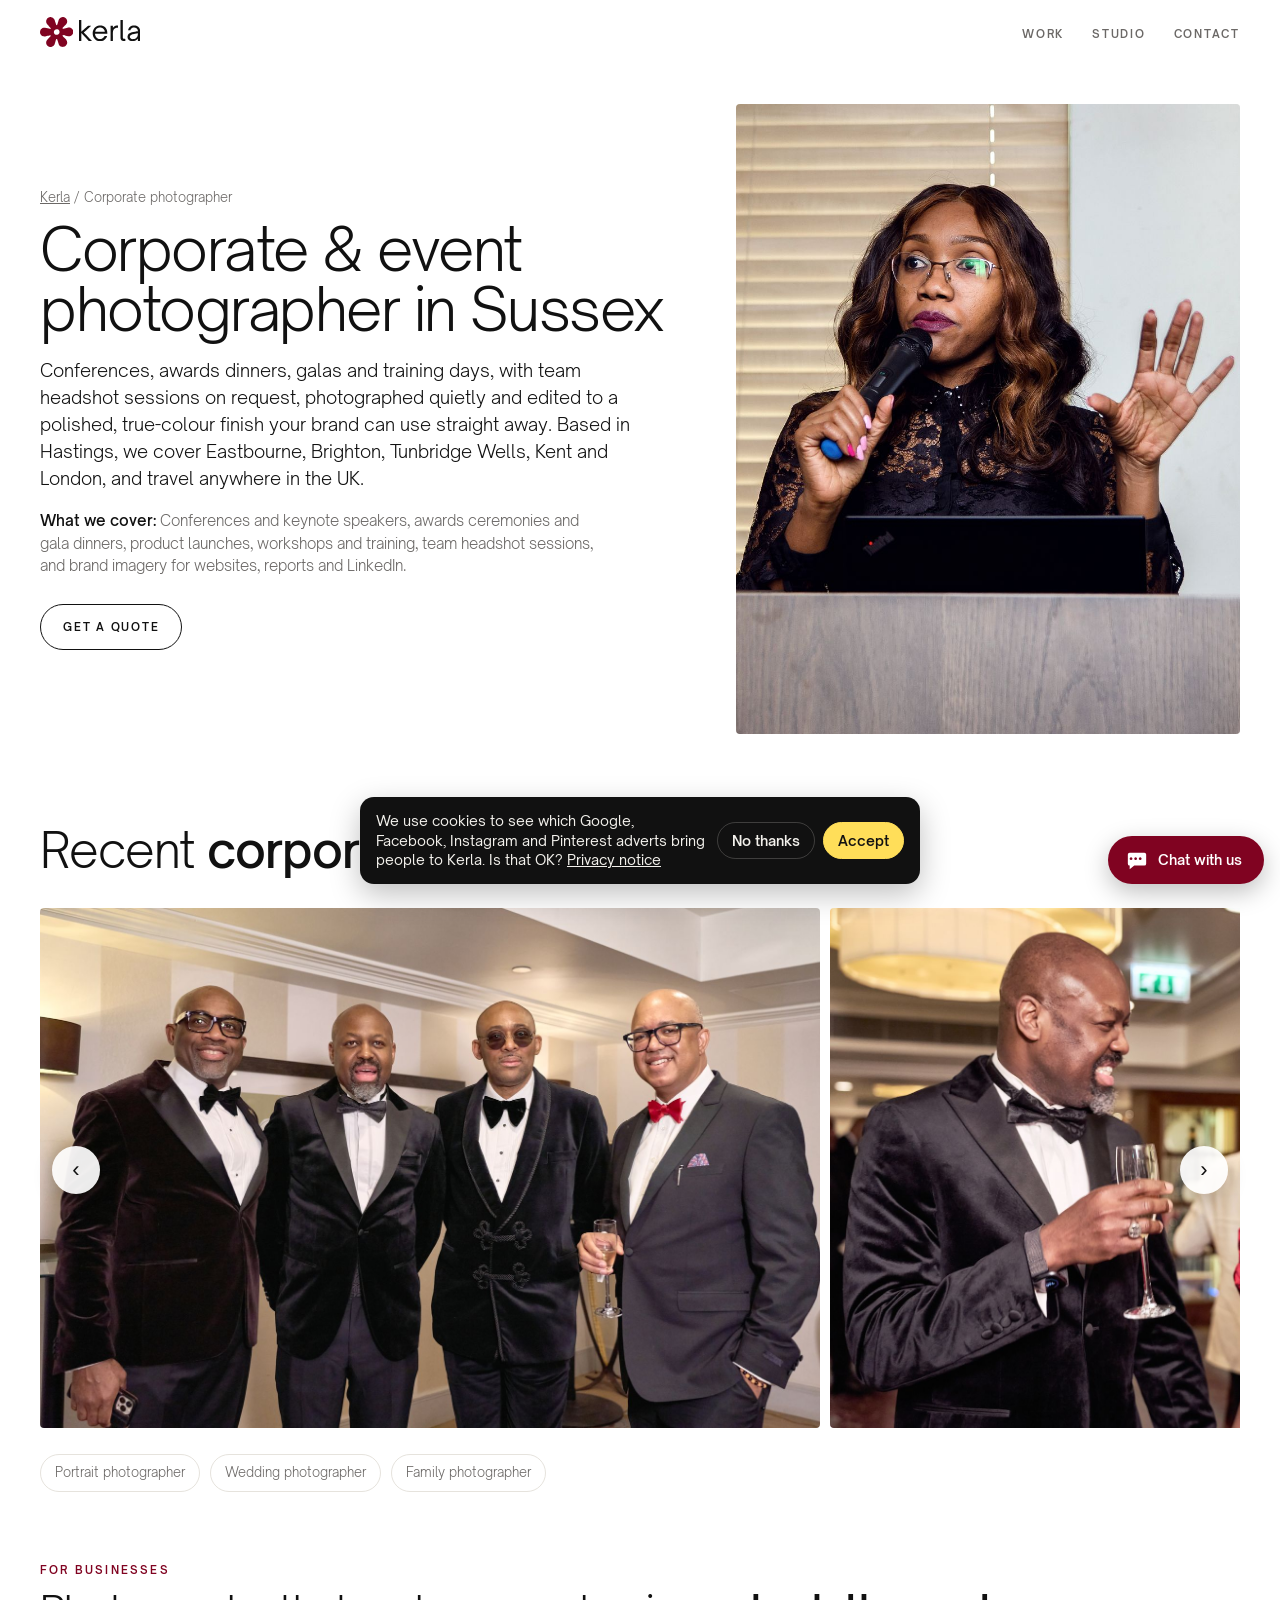
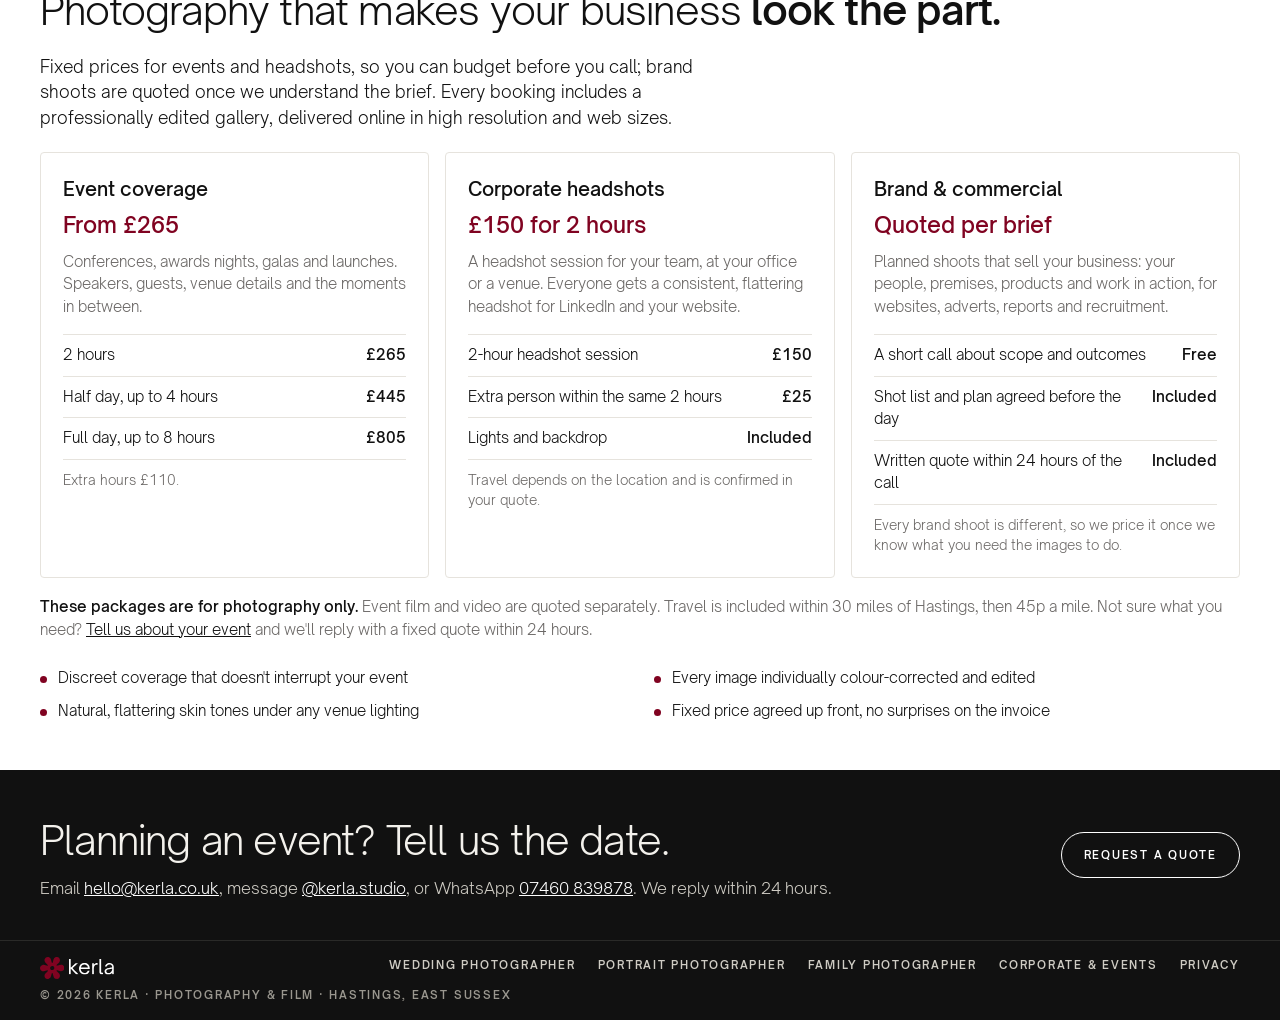
<file: corporate-photographer-hastings/index.html>
<!doctype html>
<html lang="en-GB">
<head>
<meta charset="utf-8">
<script src="../assets/track.js?v=5"></script>
<script src="../assets/chat.js?v=9" defer></script>
<meta name="viewport" content="width=device-width,initial-scale=1,viewport-fit=cover">
<title>Corporate &amp; Event Photographer in Hastings, Sussex | Kerla</title>
<meta name="description" content="Corporate and event photography in Hastings and across Sussex, Kent and London: conferences, awards dinners, galas, staff headshots and brand photography, edited to a polished, true-colour finish.">
<link rel="canonical" href="https://kerla.co.uk/corporate-photographer-hastings/">
<link rel="icon" href="../favicon.svg" type="image/svg+xml">
<meta property="og:type" content="website">
<meta property="og:site_name" content="Kerla">
<meta property="og:locale" content="en_GB">
<meta property="og:title" content="Corporate &amp; Event Photographer in Hastings, Sussex | Kerla">
<meta property="og:description" content="Corporate and event photography in Hastings and across Sussex, Kent and London: conferences, awards dinners, galas, staff headshots and brand photography, edited to a polished, true-colour finish.">
<meta property="og:url" content="https://kerla.co.uk/corporate-photographer-hastings/">
<meta property="og:image" content="https://kerla.co.uk/img/corporate-dsc3331.jpg">
<meta name="twitter:card" content="summary_large_image">
<meta name="theme-color" content="#800321">
<link rel="stylesheet" href="../assets/site.css?v=3">
<style>
.svc{padding-block:40px 32px}
.svc .wrap{display:grid;grid-template-columns:minmax(0,1fr) minmax(0,42%);gap:48px;align-items:center}
.svc h1{font-size:clamp(34px,4.6vw,64px);font-weight:300;letter-spacing:-.025em;line-height:1.02;margin:12px 0 18px}
.svc .lead{font-size:18px;max-width:52ch;margin:0 0 18px}
.svc .cover{font-size:15px;color:var(--mute);max-width:56ch;margin:0 0 26px}
.svc .cover b{color:var(--fg);font-weight:500}
.svc .label{color:var(--burgundy)}
.svc .photo{aspect-ratio:4/5;overflow:hidden;border-radius:4px;background:var(--panel)}
.svc .photo img{width:100%;height:100%;object-fit:cover;object-position:50% 25%}
.svc .btn{color:var(--fg)}
.crumbs{font-size:13px;color:var(--mute);margin:0}.crumbs a{color:inherit}
.other{display:flex;gap:10px;flex-wrap:wrap;margin-top:22px}
.other a{font-size:13px;text-decoration:none;border:1px solid var(--rule);border-radius:999px;padding:8px 14px;color:var(--mute)}
.other a:hover{color:var(--fg);border-color:var(--fg)}
.band{background:#111;color:#f3f1ec}
.band .wrap{display:flex;justify-content:space-between;align-items:center;gap:24px;flex-wrap:wrap;padding-block:40px}
.band h2{font-size:clamp(26px,3.4vw,40px);font-weight:300;letter-spacing:-.02em;margin:0}
.band p{margin:6px 0 0;color:#cfccc4}.band a{color:#fff}
.band .btn{color:#fff}.band .btn:hover{background:var(--yellow);color:#111;border-color:var(--yellow)}
.track .ph{cursor:default}
.svc .photo img{object-position:55% 35%}
.offer{padding-block:8px 48px}
.offer .grid{display:grid;grid-template-columns:repeat(3,minmax(0,1fr));gap:16px;margin-top:22px}
.offer .card{border:1px solid var(--rule);border-radius:4px;padding:22px}
.offer .card h3{font-size:19px;font-weight:500;margin:0 0 4px}
.offer .card .from{color:var(--burgundy);font-size:15px;margin:0 0 10px}
.offer .card p{font-size:15px;color:var(--mute);margin:0}
.offer h2{font-size:clamp(26px,3.4vw,40px);font-weight:300;letter-spacing:-.02em;margin:0}
.offer ul.why{margin:26px 0 0;padding:0;list-style:none;display:grid;grid-template-columns:repeat(2,minmax(0,1fr));gap:10px 28px;font-size:15px}
.offer ul.why li{padding-left:18px;position:relative}.offer ul.why li:before{content:"";position:absolute;left:0;top:.6em;width:7px;height:7px;border-radius:50%;background:var(--burgundy)}
 .offer .intro{font-size:17px;max-width:60ch;margin:14px 0 0}
.offer .card{display:flex;flex-direction:column}
.offer .card .from{font-size:22px;font-weight:500}
.offer ul.tiers{list-style:none;margin:16px 0 0;padding:0;border-top:1px solid var(--rule)}
.offer ul.tiers li{display:flex;justify-content:space-between;gap:12px;padding:9px 0;border-bottom:1px solid var(--rule);font-size:15px}
.offer ul.tiers b{font-weight:500;white-space:nowrap}
.offer .card p.note{margin-top:10px;font-size:13.5px}
.offer .travel{font-size:15px;color:var(--mute);margin:18px 0 0}.offer .travel a{color:var(--fg)}
@media (max-width:820px){.offer .grid,.offer ul.why{grid-template-columns:1fr}}
@media (max-width:820px){.svc .wrap{grid-template-columns:1fr;gap:24px}.svc .photo{aspect-ratio:3/2;order:-1}}
</style>
<script type="application/ld+json">{"@context": "https://schema.org", "@graph": [{"@type": "Service", "name": "Corporate and event photography", "serviceType": "Corporate photography", "url": "https://kerla.co.uk/corporate-photographer-hastings/", "description": "Corporate and event photography in Hastings and across Sussex, Kent and London: conferences, awards dinners, galas, staff headshots and brand photography, edited to a polished, true-colour finish.", "provider": {"@type": ["ProfessionalService", "LocalBusiness"], "@id": "https://kerla.co.uk/#business", "name": "Kerla", "url": "https://kerla.co.uk/", "email": "hello@kerla.co.uk", "address": {"@type": "PostalAddress", "addressLocality": "Hastings", "addressRegion": "East Sussex", "addressCountry": "GB"}}, "areaServed": [{"@type": "City", "name": "Hastings"}, {"@type": "City", "name": "Eastbourne"}, {"@type": "City", "name": "Brighton"}, {"@type": "City", "name": "Tunbridge Wells"}, {"@type": "City", "name": "Bexhill-on-Sea"}, {"@type": "City", "name": "Rye"}, {"@type": "City", "name": "Battle"}, {"@type": "City", "name": "Lewes"}, {"@type": "AdministrativeArea", "name": "East Sussex"}, {"@type": "AdministrativeArea", "name": "Kent"}, {"@type": "City", "name": "London"}, {"@type": "Country", "name": "United Kingdom"}], "image": ["https://kerla.co.uk/img/corporate-dsc3331.jpg", "https://kerla.co.uk/img/corporate-dsc00022.jpg", "https://kerla.co.uk/img/corporate-dsc00036.jpg", "https://kerla.co.uk/img/corporate-dsc00040.jpg", "https://kerla.co.uk/img/corporate-dsc00068.jpg", "https://kerla.co.uk/img/corporate-dsc00159.jpg", "https://kerla.co.uk/img/corporate-dsc3415.jpg", "https://kerla.co.uk/img/corporate-dsc3437.jpg", "https://kerla.co.uk/img/corporate-dsc4227.jpg", "https://kerla.co.uk/img/corporate-dsc4281.jpg"], "offers": [{"@type": "Offer", "name": "Corporate headshot session (2 hours)", "price": "150", "priceCurrency": "GBP"}, {"@type": "Offer", "name": "Event coverage (2 hours)", "price": "265", "priceCurrency": "GBP"}]}, {"@type": "BreadcrumbList", "itemListElement": [{"@type": "ListItem", "position": 1, "name": "Kerla", "item": "https://kerla.co.uk/"}, {"@type": "ListItem", "position": 2, "name": "Corporate photographer", "item": "https://kerla.co.uk/corporate-photographer-hastings/"}]}]}</script>
</head>
<body>
<svg width="0" height="0" style="position:absolute" aria-hidden="true">
  <symbol id="flower" viewBox="470 536 1456 1316"><path fill="currentColor" fill-rule="evenodd" d="M947.6,1844.0C963.2,1842.7 982.3,1839.0 994.5,1834.8C1049.1,1816.1 1091.0,1776.4 1112.0,1723.6C1113.6,1719.5 1127.6,1672.8 1143.0,1619.8C1175.8,1507.2 1175.1,1509.5 1179.1,1504.7C1186.6,1495.6 1201.0,1492.8 1211.6,1498.3C1217.4,1501.2 1220.7,1504.7 1223.3,1510.5C1224.2,1512.7 1238.3,1559.7 1254.4,1615.0C1270.6,1670.3 1285.7,1720.0 1287.9,1725.4C1306.8,1771.6 1344.5,1808.6 1391.8,1827.5C1433.2,1843.9 1481.9,1845.2 1522.9,1830.8C1615.3,1798.4 1668.3,1704.5 1647.4,1610.1C1641.1,1582.0 1627.3,1553.7 1609.2,1532.2C1605.9,1528.2 1570.6,1491.4 1530.8,1450.4C1478.0,1396.0 1457.7,1374.5 1455.7,1370.7C1449.7,1359.5 1453.0,1345.8 1463.5,1337.8C1469.1,1333.6 1476.7,1331.5 1482.7,1332.6C1484.8,1332.9 1530.8,1343.8 1585.0,1356.7C1639.2,1369.5 1688.9,1381.0 1695.5,1382.1C1706.0,1383.9 1710.3,1384.1 1729.5,1383.7C1753.4,1383.1 1762.0,1382.0 1778.5,1376.9C1842.9,1357.2 1892.4,1306.7 1908.9,1243.8C1912.8,1228.9 1913.9,1222.5 1914.9,1207.8C1917.7,1168.8 1907.6,1128.1 1887.2,1095.2C1869.2,1066.2 1841.3,1041.2 1810.8,1026.5C1782.9,1013.1 1747.4,1005.6 1720.4,1007.3C1701.5,1008.6 1686.9,1011.8 1585.9,1037.1C1526.5,1052.0 1480.5,1063.0 1477.9,1063.0C1472.5,1063.0 1465.6,1060.0 1461.2,1055.7C1452.1,1047.0 1450.5,1032.7 1457.4,1022.4C1458.6,1020.7 1473.5,1004.7 1490.5,986.9C1606.0,866.1 1607.3,864.7 1617.7,850.2C1635.0,826.1 1647.4,794.4 1650.9,765.5C1652.3,754.1 1652.3,731.0 1651.0,720.0C1644.6,668.6 1618.5,622.8 1578.6,592.8C1525.2,552.7 1456.4,543.3 1395.0,567.7C1379.1,574.0 1373.4,577.0 1359.0,586.5C1327.5,607.4 1303.6,636.0 1289.1,670.0C1286.8,675.5 1272.5,722.8 1255.2,782.0C1238.7,838.4 1224.5,886.1 1223.8,888.0C1218.8,900.0 1204.6,906.3 1191.5,902.6C1187.2,901.3 1184.6,899.7 1181.1,896.2C1175.4,890.5 1178.8,901.0 1143.6,780.4C1128.5,728.7 1114.8,683.0 1113.2,678.9C1104.9,658.3 1096.8,644.1 1084.0,628.1C1056.6,593.9 1018.7,571.1 974.1,561.9C899.4,546.7 821.9,578.8 778.6,643.0C765.7,662.1 754.7,688.8 749.8,713.0C747.8,723.1 747.5,727.4 747.5,748.0C747.5,768.6 747.8,772.9 749.8,783.0C756.2,814.6 771.1,845.8 790.3,868.0C793.9,872.1 829.3,909.0 869.0,950.0C946.7,1030.1 946.0,1029.3 946.0,1039.6C946.0,1055.2 932.4,1068.4 918.1,1066.7C915.6,1066.4 870.5,1055.9 818.0,1043.5C694.8,1014.3 703.1,1016.0 677.9,1015.3C659.7,1014.8 655.8,1015.0 643.9,1017.0C582.0,1027.2 529.8,1065.9 502.5,1121.7C481.1,1165.3 477.4,1215.8 492.2,1261.9C500.9,1289.0 515.3,1313.0 535.4,1333.8C580.0,1379.9 643.4,1400.0 706.5,1388.0C712.5,1386.8 762.2,1374.7 816.7,1360.9C883.8,1344.1 917.7,1336.0 921.2,1336.0C931.2,1336.0 940.9,1343.2 944.7,1353.3C945.3,1355.1 945.9,1359.3 945.9,1362.6C946.0,1367.5 945.4,1369.8 943.2,1373.9C941.4,1377.4 918.5,1402.0 869.6,1453.1C830.6,1493.9 796.0,1530.3 792.7,1534.0C782.6,1545.5 774.3,1557.9 767.0,1572.5C758.8,1589.1 753.9,1602.8 750.2,1619.9C747.7,1631.7 747.5,1634.1 747.6,1657.0C747.6,1679.7 747.8,1682.4 750.3,1694.1C755.3,1717.8 761.6,1733.8 773.8,1754.4C804.1,1805.3 859.3,1839.3 919.0,1844.0C933.3,1845.1 933.7,1845.1 947.6,1844.0Z M1174.1,1318.9C1126.1,1308.8 1089.4,1271.9 1079.6,1223.7C1073.2,1192.7 1080.1,1159.0 1098.3,1132.0C1109.0,1116.1 1127.8,1099.7 1145.3,1090.9C1191.2,1067.7 1249.1,1076.5 1284.9,1112.1C1306.7,1133.8 1318.1,1157.7 1321.2,1187.8C1322.5,1201.5 1321.3,1215.6 1317.4,1230.0C1305.1,1276.1 1265.7,1311.9 1219.0,1319.5C1205.7,1321.6 1185.9,1321.4 1174.1,1318.9Z"/></symbol>
  <symbol id="lockup-flower" viewBox="426 549 778 701"><path fill="currentColor" fill-rule="evenodd" d="M656.2,1249.4C612.9,1242.4 579.5,1210.0 571.4,1167.3C569.2,1155.2 569.9,1133.8 573.0,1122.5C575.7,1112.6 581.4,1100.2 587.5,1091.1C590.2,1087.0 609.2,1066.4 633.2,1041.3C655.7,1017.8 675.0,997.1 676.1,995.5C681.3,987.2 674.4,974.0 664.8,974.0C663.3,974.0 636.0,980.6 604.3,988.8L546.5,1003.5L528.0,1003.4C510.8,1003.4 508.9,1003.2 500.5,1000.6C470.7,991.6 448.2,972.2 435.4,944.6C423.5,918.6 423.5,886.3 435.5,860.3C449.2,830.6 474.7,810.0 507.9,801.8C514.6,800.1 519.5,799.7 530.0,799.7L543.5,799.7L603.3,813.9C646.9,824.3 664.1,828.0 666.5,827.6C675.7,825.8 681.0,814.3 676.1,806.5C675.1,804.9 656.3,785.0 634.5,762.5C612.6,740.0 592.5,718.6 589.8,715.0C583.4,706.6 575.7,690.8 572.8,680.0C570.8,672.6 570.5,669.2 570.6,654.0C570.6,634.5 571.9,628.0 578.4,613.0C596.3,571.7 643.3,545.6 687.5,552.4C725.4,558.2 755.1,581.7 768.5,616.4C770.4,621.4 778.8,648.9 787.1,677.5C795.4,706.1 802.9,730.8 803.7,732.3C808.1,740.9 822.8,741.1 827.9,732.6C828.9,730.9 836.6,705.9 845.0,677.0C860.9,622.3 863.6,613.8 867.8,605.5C875.3,590.4 891.2,573.4 905.7,564.8C926.2,552.6 948.3,547.6 970.4,549.9C1024.8,555.8 1064.3,601.8 1061.7,656.0C1061.4,662.3 1060.2,671.3 1059.0,676.0C1056.6,686.0 1048.0,704.0 1041.6,712.4C1039.2,715.6 1020.8,735.3 1000.8,756.2C952.4,806.9 954.0,805.1 954.0,810.6C954.0,817.9 957.8,823.3 964.1,825.0C967.5,825.9 974.1,824.5 1025.7,811.6C1057.5,803.6 1087.7,796.6 1092.8,796.0C1126.4,791.9 1163.3,807.6 1183.8,834.9C1215.5,876.9 1211.2,934.7 1173.9,970.5C1159.3,984.5 1144.7,992.6 1125.2,997.6C1116.4,999.9 1114.1,1000.1 1099.5,999.7L1083.5,999.3L1026.1,985.6C983.5,975.4 967.8,972.0 965.2,972.5C960.5,973.4 955.1,978.6 954.0,983.3C952.3,991.1 952.5,991.3 996.3,1036.7C1019.0,1060.1 1039.4,1081.8 1041.7,1084.9C1060.8,1110.0 1066.8,1145.1 1057.4,1175.4C1045.9,1212.1 1016.1,1238.9 977.5,1247.2C974.2,1247.9 965.5,1248.4 958.0,1248.4C946.8,1248.3 942.7,1247.9 934.0,1245.7C901.6,1237.5 875.6,1215.0 863.7,1185.0C862.3,1181.4 853.9,1153.9 845.1,1123.7C836.3,1093.6 828.3,1067.9 827.5,1066.6C822.3,1058.8 807.8,1059.6 803.5,1068.0C802.7,1069.6 794.6,1096.4 785.4,1127.6C768.3,1186.2 765.9,1192.9 757.0,1206.0C742.4,1227.5 717.8,1243.5 691.1,1248.9C681.8,1250.8 666.2,1251.1 656.2,1249.4Z M830.9,964.0C855.8,958.0 874.7,939.2 880.5,914.6C882.4,906.8 882.4,892.2 880.5,884.5C875.4,862.9 858.7,844.6 837.3,837.4C814.9,829.7 788.4,835.3 771.3,851.3C756.8,864.9 749.7,880.9 749.7,900.0C749.6,911.2 751.1,918.0 755.5,927.5C769.0,956.7 799.5,971.5 830.9,964.0Z"/></symbol>
  <symbol id="lockup-text" viewBox="1361 625 1429 494"><path fill="currentColor" fill-rule="evenodd" d="M1829.1,1118.9C1804.2,1116.0 1777.4,1105.9 1755.0,1090.9C1738.7,1080.0 1720.0,1060.3 1708.3,1041.5C1702.9,1033.0 1694.2,1014.0 1690.6,1002.8C1683.6,981.6 1680.9,962.8 1680.8,936.0C1680.7,915.4 1682.1,903.3 1687.1,883.5C1696.8,844.8 1719.5,809.0 1748.5,786.5C1770.8,769.3 1797.8,758.3 1827.5,754.4C1844.8,752.1 1872.1,753.0 1888.5,756.4C1941.1,767.4 1981.3,797.4 2003.8,842.5C2016.2,867.4 2021.5,891.2 2022.7,927.2L2023.3,947.0L1878.7,947.0L1734.0,947.0L1734.6,951.8C1739.5,991.8 1759.9,1029.2 1788.7,1051.0C1820.4,1075.0 1866.7,1078.7 1904.0,1060.0C1924.9,1049.5 1944.7,1029.0 1954.7,1007.3L1958.1,1000.0L1987.1,1000.0L2016.1,1000.0L2015.5,1002.2C2012.2,1013.2 2002.7,1033.1 1995.8,1043.8C1967.0,1087.9 1925.9,1113.4 1874.8,1119.0C1863.6,1120.2 1839.8,1120.1 1829.1,1118.9Z M2584.5,1118.4C2556.4,1114.0 2536.3,1104.5 2519.7,1087.7C2495.7,1063.2 2487.5,1019.1 2500.5,984.4C2509.9,959.3 2533.3,938.6 2567.4,925.0C2581.9,919.3 2605.1,913.9 2670.0,901.4C2706.0,894.5 2735.8,888.5 2736.2,888.1C2737.4,887.0 2735.2,867.2 2733.0,858.4C2723.8,822.5 2692.5,801.0 2649.4,801.0C2620.3,801.0 2595.4,811.7 2578.9,831.3C2572.5,838.9 2565.5,852.0 2563.7,859.8L2562.5,865.0L2535.3,865.0C2512.6,865.0 2508.0,864.8 2508.0,863.6C2508.0,860.1 2513.4,842.2 2516.9,834.1C2531.7,799.7 2558.4,775.1 2595.1,762.1C2643.9,744.7 2707.0,752.6 2743.8,780.7C2767.3,798.6 2781.5,824.0 2788.1,860.0L2790.4,872.5L2790.8,993.2L2791.1,1114.0L2764.1,1114.0L2737.0,1114.0L2736.8,1086.3L2736.5,1058.7L2729.2,1067.8C2713.9,1087.0 2693.1,1102.4 2671.5,1110.5C2662.1,1114.1 2646.5,1117.6 2634.8,1118.9C2621.6,1120.4 2595.5,1120.1 2584.5,1118.4Z M1361.0,869.5L1361.0,625.0L1388.0,625.0L1415.0,625.0L1415.0,762.6C1415.0,848.3 1415.4,900.0 1415.9,899.8C1416.5,899.6 1442.7,876.1 1474.2,847.4C1505.7,818.7 1540.5,787.1 1551.5,777.2L1571.5,759.0L1608.8,759.0C1629.4,759.0 1646.0,759.4 1645.8,759.8C1645.7,760.3 1617.4,785.8 1583.0,816.6C1488.6,901.0 1474.0,914.3 1474.0,915.1C1474.0,915.5 1484.7,927.0 1497.8,940.7C1510.8,954.3 1550.0,995.5 1584.9,1032.0C1619.8,1068.6 1651.7,1102.0 1655.9,1106.2L1663.5,1114.0L1626.0,1113.9L1588.5,1113.9L1546.0,1068.3C1522.6,1043.2 1483.7,1001.5 1459.5,975.6L1415.5,928.6L1415.2,1021.3L1415.0,1114.0L1388.0,1114.0L1361.0,1114.0L1361.0,869.5Z M2099.0,936.5L2099.0,759.0L2126.0,759.0L2153.0,759.0L2153.0,783.0L2153.0,806.9L2165.2,794.7C2186.8,773.0 2207.7,761.4 2235.0,755.9C2240.2,754.9 2250.7,753.7 2258.2,753.3L2272.0,752.7L2272.0,779.8L2272.0,807.0L2259.8,807.0C2245.2,807.0 2229.2,809.0 2219.5,812.1C2190.5,821.1 2169.4,843.6 2159.6,876.0C2153.5,896.3 2153.6,893.7 2153.3,1008.8L2152.9,1114.0L2126.0,1114.0L2099.0,1114.0L2099.0,936.5Z M2399.0,1113.3C2376.9,1111.2 2363.3,1106.1 2352.1,1095.6C2342.5,1086.5 2336.7,1075.0 2332.7,1057.1C2330.6,1047.5 2330.6,1047.3 2330.3,836.2L2330.0,625.0L2357.5,625.0L2385.0,625.0L2385.2,832.8C2385.5,1036.6 2385.5,1040.6 2387.5,1046.0C2388.8,1049.6 2391.1,1053.1 2394.1,1056.2C2400.9,1063.0 2408.0,1065.0 2428.2,1065.7L2444.0,1066.3L2444.0,1090.1L2444.0,1114.0L2423.2,1113.8C2411.8,1113.8 2400.9,1113.5 2399.0,1113.3Z M2638.5,1070.5C2651.5,1068.4 2661.2,1065.5 2670.4,1060.9C2705.6,1043.3 2725.7,1017.0 2733.4,978.5C2735.7,967.0 2737.0,954.0 2737.0,942.7C2737.0,933.8 2736.8,932.9 2735.2,933.4C2734.3,933.7 2706.1,939.3 2672.5,946.0C2630.0,954.4 2607.7,959.2 2599.0,962.0C2564.8,973.0 2549.0,990.7 2549.0,1018.3C2549.0,1042.0 2563.3,1060.1 2588.5,1068.4C2599.8,1072.1 2623.0,1073.1 2638.5,1070.5Z M1963.7,892.2C1960.4,852.8 1929.2,817.4 1887.5,805.6C1873.8,801.8 1863.6,800.7 1847.1,801.3C1823.3,802.2 1806.2,807.4 1788.0,819.5C1763.8,835.5 1747.2,861.2 1740.6,892.8L1739.2,899.0L1851.8,899.0L1964.3,899.0L1963.7,892.2Z"/></symbol>
</svg>
<header class="nav">
  <div class="wrap">
    <a class="wordmark" href="../" aria-label="Kerla home"><span class="mark"><svg class="lk-flower" aria-hidden="true"><use href="#lockup-flower"/></svg><svg class="lk-text" role="img" aria-label="kerla"><use href="#lockup-text"/></svg></span></a>
    <ul>
      <li><a href="../#work">Work</a></li>
      <li><a href="../#studio">Studio</a></li>
      <li><a href="../#contact">Contact</a></li>
    </ul>
  </div>
</header>
<main>
<section class="svc">
  <div class="wrap">
    <div>
      <p class="crumbs"><a href="../">Kerla</a> / Corporate photographer</p>
      <h1>Corporate &amp; event photographer in Sussex</h1>
      <p class="lead">Conferences, awards dinners, galas and training days, with team headshot sessions on request, photographed quietly and edited to a polished, true-colour finish your brand can use straight away. Based in Hastings, we cover Eastbourne, Brighton, Tunbridge Wells, Kent and London, and travel anywhere in the UK.</p>
      <p class="cover"><b>What we cover:</b> Conferences and keynote speakers, awards ceremonies and gala dinners, product launches, workshops and training, team headshot sessions, and brand imagery for websites, reports and LinkedIn.</p>
      <a class="btn" href="../?shoot=corporate#contact">Get a quote</a>
    </div>
    <div class="photo"><img src="../img/corporate-dsc3331.jpg" alt="A speaker addressing a conference from the lectern" fetchpriority="high" draggable="false"></div>
  </div>
</section>
<section class="work" aria-label="Recent corporate work">
  <div class="wrap">
    <div class="work-head"><h2>Recent <b>corporate work</b></h2></div>
    <div class="strip">
      <div class="track" id="track" tabindex="0">
        <div class="ph"><img src="../img/corporate-dsc00022.jpg" alt="Four guests in black tie at an awards dinner" loading="eager" decoding="async" draggable="false"></div>
        <div class="ph"><img src="../img/corporate-dsc00036.jpg" alt="Guests in conversation over champagne at a gala reception" loading="eager" decoding="async" draggable="false"></div>
        <div class="ph"><img src="../img/corporate-dsc00040.jpg" alt="Two guests in evening wear at a gala dinner" loading="eager" decoding="async" draggable="false"></div>
        <div class="ph"><img src="../img/corporate-dsc00068.jpg" alt="A group portrait of guests at a black-tie dinner" loading="lazy" decoding="async" draggable="false"></div>
        <div class="ph"><img src="../img/corporate-dsc00159.jpg" alt="Guests laughing during the speeches at a gala dinner" loading="lazy" decoding="async" draggable="false"></div>
        <div class="ph"><img src="../img/corporate-dsc3415.jpg" alt="A presenter mid-talk in front of the slides at a conference" loading="lazy" decoding="async" draggable="false"></div>
        <div class="ph"><img src="../img/corporate-dsc3437.jpg" alt="A presenter pointing to the projected slides" loading="lazy" decoding="async" draggable="false"></div>
        <div class="ph"><img src="../img/corporate-dsc4227.jpg" alt="A trainer speaking during a workshop session" loading="lazy" decoding="async" draggable="false"></div>
        <div class="ph"><img src="../img/corporate-dsc4281.jpg" alt="A trainer presenting audit levels at a workshop" loading="lazy" decoding="async" draggable="false"></div>
        <div class="ph"><img src="../img/corporate-dsc3331.jpg" alt="A speaker addressing a conference from the lectern" loading="lazy" decoding="async" draggable="false"></div>
      </div>
      <div class="arrows"><button type="button" id="prev" aria-label="Previous">‹</button><button type="button" id="next" aria-label="Next">›</button></div>
    </div>
    <div class="other"><a href="../portrait-photographer-hastings/">Portrait photographer</a><a href="../wedding-photographer-hastings/">Wedding photographer</a><a href="../family-photographer-hastings/">Family photographer</a></div>
  </div>
</section>
<section class="offer" aria-label="Corporate services and prices">
  <div class="wrap">
    <span class="label" style="color:var(--burgundy)">For businesses</span>
    <h2>Photography that makes your business <b>look the part.</b></h2>
    <p class="intro">Fixed prices for events and headshots, so you can budget before you call; brand shoots are quoted once we understand the brief. Every booking includes a professionally edited gallery, delivered online in high resolution and web sizes.</p>
    <div class="grid">
      <div class="card">
        <h3>Event coverage</h3><p class="from">From £265</p>
        <p>Conferences, awards nights, galas and launches. Speakers, guests, venue details and the moments in between.</p>
        <ul class="tiers"><li><span>2 hours</span><b>£265</b></li><li><span>Half day, up to 4 hours</span><b>£445</b></li><li><span>Full day, up to 8 hours</span><b>£805</b></li></ul>
        <p class="note">Extra hours £110.</p>
      </div>
      <div class="card">
        <h3>Corporate headshots</h3><p class="from">£150 for 2 hours</p>
        <p>A headshot session for your team, at your office or a venue. Everyone gets a consistent, flattering headshot for LinkedIn and your website.</p>
        <ul class="tiers"><li><span>2-hour headshot session</span><b>£150</b></li><li><span>Extra person within the same 2 hours</span><b>£25</b></li><li><span>Lights and backdrop</span><b>Included</b></li></ul>
        <p class="note">Travel depends on the location and is confirmed in your quote.</p>
      </div>
      <div class="card">
        <h3>Brand &amp; commercial</h3><p class="from">Quoted per brief</p>
        <p>Planned shoots that sell your business: your people, premises, products and work in action, for websites, adverts, reports and recruitment.</p>
        <ul class="tiers"><li><span>A short call about scope and outcomes</span><b>Free</b></li><li><span>Shot list and plan agreed before the day</span><b>Included</b></li><li><span>Written quote within 24 hours of the call</span><b>Included</b></li></ul>
        <p class="note">Every brand shoot is different, so we price it once we know what you need the images to do.</p>
      </div>
    </div>
    <p class="travel"><b style="font-weight:500;color:var(--fg)">These packages are for photography only.</b> Event film and video are quoted separately. Travel is included within 30 miles of Hastings, then 45p a mile. Not sure what you need? <a href="../?shoot=corporate#contact">Tell us about your event</a> and we'll reply with a fixed quote within 24 hours.</p>
    <ul class="why">
      <li>Discreet coverage that doesn't interrupt your event</li>
      <li>Every image individually colour-corrected and edited</li>
      <li>Natural, flattering skin tones under any venue lighting</li>
      <li>Fixed price agreed up front, no surprises on the invoice</li>
    </ul>
  </div>
</section>
<section class="band">
  <div class="wrap">
    <div><h2>Planning an event? Tell us the date.</h2><p>Email <a href="mailto:hello@kerla.co.uk">hello@kerla.co.uk</a>, message <a href="https://instagram.com/kerla.studio" target="_blank" rel="noopener">@kerla.studio</a>, or WhatsApp <a href="https://wa.me/447460839878" target="_blank" rel="noopener">07460 839878</a>. We reply within 24 hours.</p></div>
    <a class="btn" href="../?shoot=corporate#contact">Request a quote</a>
  </div>
</section>
</main>
<footer class="foot">
  <div class="wrap"><a class="wordmark" href="../" aria-label="Kerla home"><span class="mark"><svg class="lk-flower" aria-hidden="true"><use href="#lockup-flower"/></svg><svg class="lk-text" role="img" aria-label="kerla"><use href="#lockup-text"/></svg></span></a><nav class="foot-links" aria-label="Services"><a href="../wedding-photographer-hastings/">Wedding photographer</a><a href="../corporate-photographer-hastings/">Portrait photographer</a><a href="../family-photographer-hastings/">Family photographer</a><a href="../corporate-photographer-hastings/">Corporate &amp; events</a><a href="../privacy/">Privacy</a></nav><span>© 2026 Kerla · Photography &amp; film · Hastings, East Sussex</span></div>
</footer>
<script>
const isImg=t=>t&&(t.tagName==="IMG"||(t.closest&&t.closest(".ph,.photo")));
document.addEventListener("contextmenu",e=>{if(isImg(e.target))e.preventDefault()});
document.addEventListener("dragstart",e=>{if(e.target.tagName==="IMG")e.preventDefault()});
document.querySelectorAll("img").forEach(i=>i.setAttribute("draggable","false"));
const track=document.getElementById("track");
document.getElementById("next").onclick=()=>{const m=track.scrollWidth-track.clientWidth;track.scrollTo({left:track.scrollLeft>=m-4?0:track.scrollLeft+track.clientWidth*.7,behavior:"smooth"})};
document.getElementById("prev").onclick=()=>{track.scrollBy({left:-track.clientWidth*.7,behavior:"smooth"})};
const nav=document.querySelector(".nav");addEventListener("scroll",()=>nav.classList.toggle("tight",scrollY>40),{passive:true});
</script>
</body>
</html>
</file>
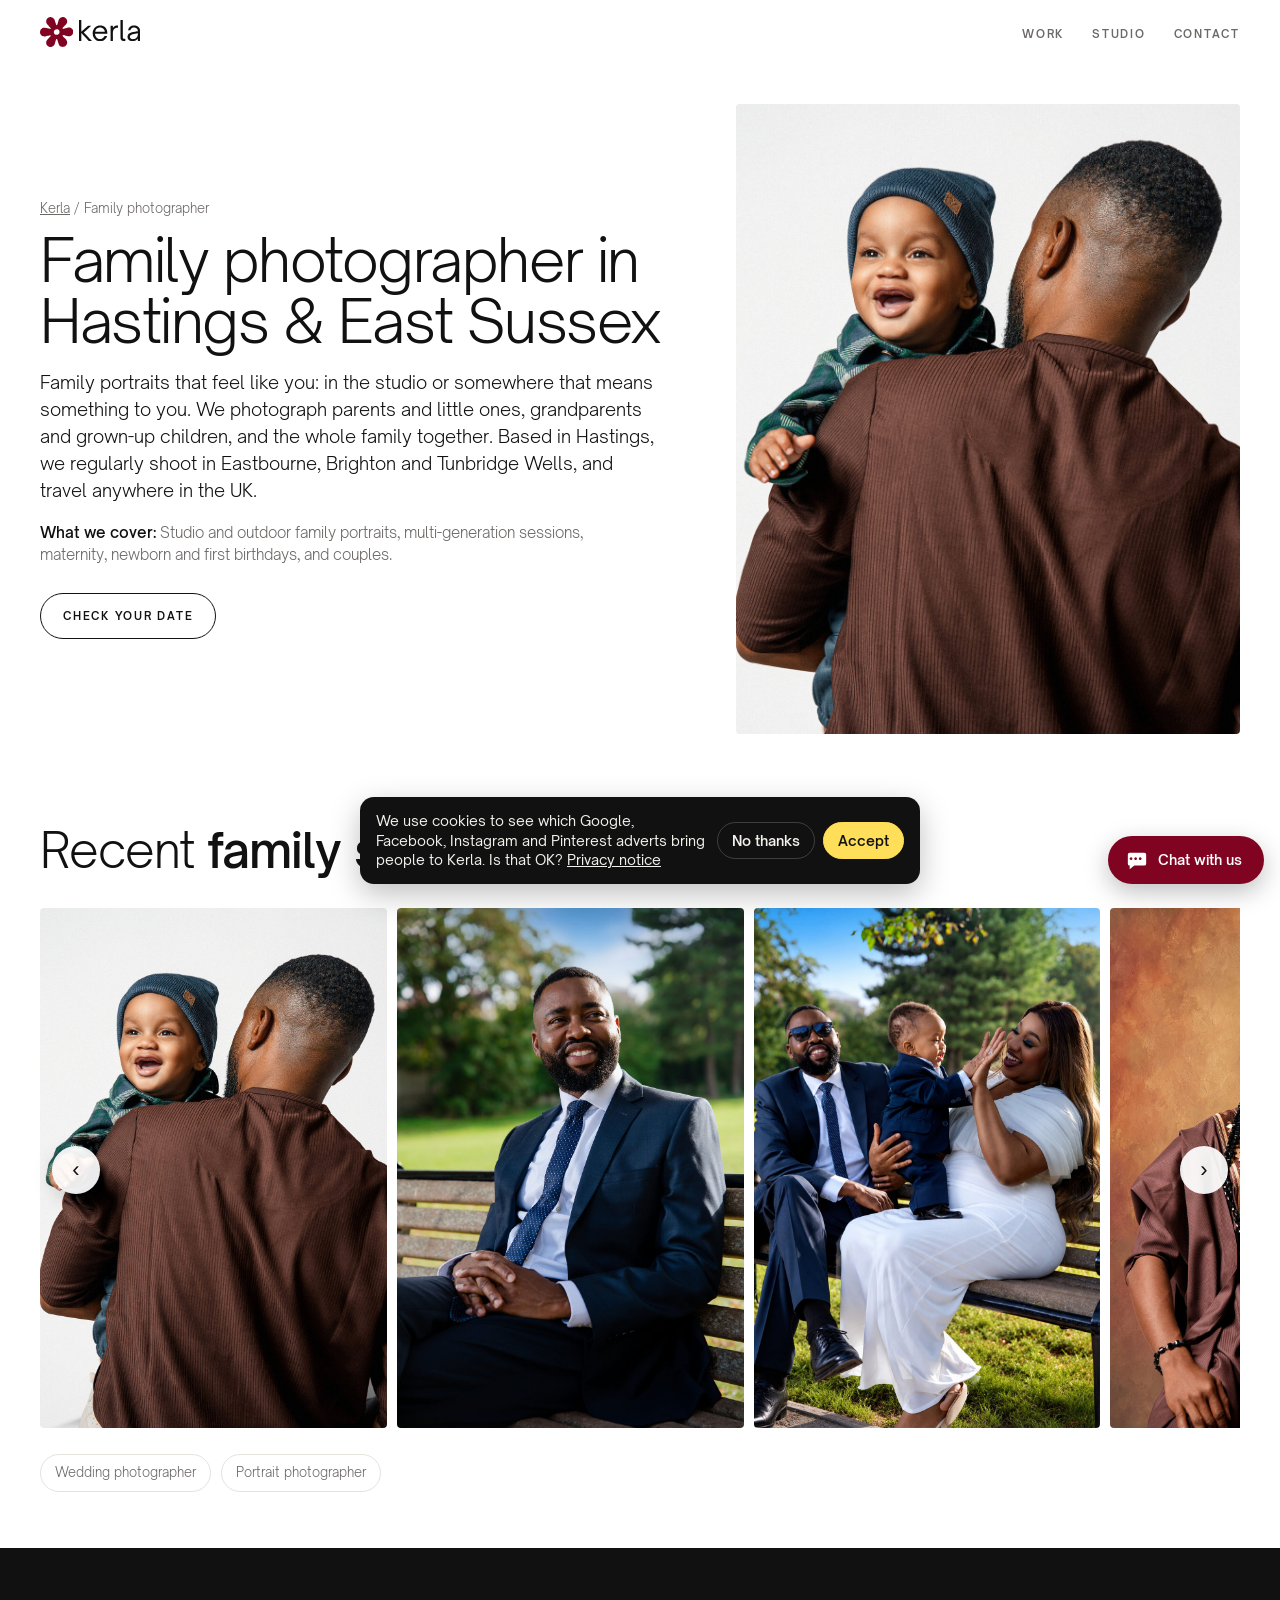
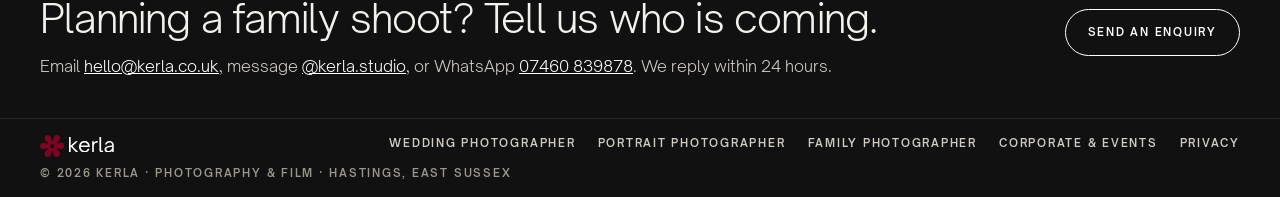
<file: family-photographer-hastings/index.html>
<!doctype html>
<html lang="en-GB">
<head>
<meta charset="utf-8">
<script src="../assets/track.js?v=5"></script>
<script src="../assets/chat.js?v=9" defer></script>
<meta name="viewport" content="width=device-width,initial-scale=1,viewport-fit=cover">
<title>Family Photographer in Hastings &amp; East Sussex | Kerla</title>
<meta name="description" content="Family photography in Hastings and East Sussex: studio and outdoor family portraits, generations together, first birthdays and milestones, with warm, natural colour. Covering Eastbourne, Brighton, Tunbridge Wells and the UK.">
<link rel="canonical" href="https://kerla.co.uk/family-photographer-hastings/">
<link rel="icon" href="../favicon.svg" type="image/svg+xml">
<meta property="og:type" content="website">
<meta property="og:site_name" content="Kerla">
<meta property="og:locale" content="en_GB">
<meta property="og:title" content="Family Photographer in Hastings &amp; East Sussex | Kerla">
<meta property="og:description" content="Family photography in Hastings and East Sussex: studio and outdoor family portraits, generations together, first birthdays and milestones, with warm, natural colour. Covering Eastbourne, Brighton, Tunbridge Wells and the UK.">
<meta property="og:url" content="https://kerla.co.uk/family-photographer-hastings/">
<meta property="og:image" content="https://kerla.co.uk/img/family-dsc06113.jpg">
<meta name="twitter:card" content="summary_large_image">
<meta name="theme-color" content="#800321">
<link rel="stylesheet" href="../assets/site.css?v=3">
<style>
.svc{padding-block:40px 32px}
.svc .wrap{display:grid;grid-template-columns:minmax(0,1fr) minmax(0,42%);gap:48px;align-items:center}
.svc h1{font-size:clamp(34px,4.6vw,64px);font-weight:300;letter-spacing:-.025em;line-height:1.02;margin:12px 0 18px}
.svc .lead{font-size:18px;max-width:52ch;margin:0 0 18px}
.svc .cover{font-size:15px;color:var(--mute);max-width:56ch;margin:0 0 26px}
.svc .cover b{color:var(--fg);font-weight:500}
.svc .label{color:var(--burgundy)}
.svc .photo{aspect-ratio:4/5;overflow:hidden;border-radius:4px;background:var(--panel)}
.svc .photo img{width:100%;height:100%;object-fit:cover;object-position:50% 25%}
.svc .btn{color:var(--fg)}
.crumbs{font-size:13px;color:var(--mute);margin:0}.crumbs a{color:inherit}
.other{display:flex;gap:10px;flex-wrap:wrap;margin-top:22px}
.other a{font-size:13px;text-decoration:none;border:1px solid var(--rule);border-radius:999px;padding:8px 14px;color:var(--mute)}
.other a:hover{color:var(--fg);border-color:var(--fg)}
.band{background:#111;color:#f3f1ec}
.band .wrap{display:flex;justify-content:space-between;align-items:center;gap:24px;flex-wrap:wrap;padding-block:40px}
.band h2{font-size:clamp(26px,3.4vw,40px);font-weight:300;letter-spacing:-.02em;margin:0}
.band p{margin:6px 0 0;color:#cfccc4}.band a{color:#fff}
.band .btn{color:#fff}.band .btn:hover{background:var(--yellow);color:#111;border-color:var(--yellow)}
.track .ph{cursor:default}
@media (max-width:820px){.svc .wrap{grid-template-columns:1fr;gap:24px}.svc .photo{aspect-ratio:3/2;order:-1}}
</style>
<script type="application/ld+json">{"@context": "https://schema.org", "@graph": [{"@type": "Service", "name": "Family photography", "serviceType": "Family photography", "url": "https://kerla.co.uk/family-photographer-hastings/", "description": "Family photography in Hastings and East Sussex: studio and outdoor family portraits, generations together, first birthdays and milestones, with warm, natural colour. Covering Eastbourne, Brighton, Tunbridge Wells and the UK.", "provider": {"@type": ["ProfessionalService", "LocalBusiness"], "@id": "https://kerla.co.uk/#business", "name": "Kerla", "url": "https://kerla.co.uk/", "email": "hello@kerla.co.uk", "address": {"@type": "PostalAddress", "addressLocality": "Hastings", "addressRegion": "East Sussex", "addressCountry": "GB"}}, "areaServed": [{"@type": "City", "name": "Hastings"}, {"@type": "City", "name": "Eastbourne"}, {"@type": "City", "name": "Brighton"}, {"@type": "City", "name": "Tunbridge Wells"}, {"@type": "City", "name": "Bexhill-on-Sea"}, {"@type": "City", "name": "Rye"}, {"@type": "City", "name": "Battle"}, {"@type": "City", "name": "Lewes"}, {"@type": "AdministrativeArea", "name": "East Sussex"}, {"@type": "AdministrativeArea", "name": "Kent"}, {"@type": "Country", "name": "United Kingdom"}], "image": ["https://kerla.co.uk/img/family-dsc06113.jpg", "https://kerla.co.uk/img/family-dsc06167.jpg", "https://kerla.co.uk/img/family-dsc06220.jpg", "https://kerla.co.uk/img/family-dsc05870.jpg", "https://kerla.co.uk/img/family-dsc05913.jpg", "https://kerla.co.uk/img/family-dsc06024.jpg"]}, {"@type": "BreadcrumbList", "itemListElement": [{"@type": "ListItem", "position": 1, "name": "Kerla", "item": "https://kerla.co.uk/"}, {"@type": "ListItem", "position": 2, "name": "Family photographer", "item": "https://kerla.co.uk/family-photographer-hastings/"}]}]}</script>
</head>
<body>
<svg width="0" height="0" style="position:absolute" aria-hidden="true">
  <symbol id="flower" viewBox="470 536 1456 1316"><path fill="currentColor" fill-rule="evenodd" d="M947.6,1844.0C963.2,1842.7 982.3,1839.0 994.5,1834.8C1049.1,1816.1 1091.0,1776.4 1112.0,1723.6C1113.6,1719.5 1127.6,1672.8 1143.0,1619.8C1175.8,1507.2 1175.1,1509.5 1179.1,1504.7C1186.6,1495.6 1201.0,1492.8 1211.6,1498.3C1217.4,1501.2 1220.7,1504.7 1223.3,1510.5C1224.2,1512.7 1238.3,1559.7 1254.4,1615.0C1270.6,1670.3 1285.7,1720.0 1287.9,1725.4C1306.8,1771.6 1344.5,1808.6 1391.8,1827.5C1433.2,1843.9 1481.9,1845.2 1522.9,1830.8C1615.3,1798.4 1668.3,1704.5 1647.4,1610.1C1641.1,1582.0 1627.3,1553.7 1609.2,1532.2C1605.9,1528.2 1570.6,1491.4 1530.8,1450.4C1478.0,1396.0 1457.7,1374.5 1455.7,1370.7C1449.7,1359.5 1453.0,1345.8 1463.5,1337.8C1469.1,1333.6 1476.7,1331.5 1482.7,1332.6C1484.8,1332.9 1530.8,1343.8 1585.0,1356.7C1639.2,1369.5 1688.9,1381.0 1695.5,1382.1C1706.0,1383.9 1710.3,1384.1 1729.5,1383.7C1753.4,1383.1 1762.0,1382.0 1778.5,1376.9C1842.9,1357.2 1892.4,1306.7 1908.9,1243.8C1912.8,1228.9 1913.9,1222.5 1914.9,1207.8C1917.7,1168.8 1907.6,1128.1 1887.2,1095.2C1869.2,1066.2 1841.3,1041.2 1810.8,1026.5C1782.9,1013.1 1747.4,1005.6 1720.4,1007.3C1701.5,1008.6 1686.9,1011.8 1585.9,1037.1C1526.5,1052.0 1480.5,1063.0 1477.9,1063.0C1472.5,1063.0 1465.6,1060.0 1461.2,1055.7C1452.1,1047.0 1450.5,1032.7 1457.4,1022.4C1458.6,1020.7 1473.5,1004.7 1490.5,986.9C1606.0,866.1 1607.3,864.7 1617.7,850.2C1635.0,826.1 1647.4,794.4 1650.9,765.5C1652.3,754.1 1652.3,731.0 1651.0,720.0C1644.6,668.6 1618.5,622.8 1578.6,592.8C1525.2,552.7 1456.4,543.3 1395.0,567.7C1379.1,574.0 1373.4,577.0 1359.0,586.5C1327.5,607.4 1303.6,636.0 1289.1,670.0C1286.8,675.5 1272.5,722.8 1255.2,782.0C1238.7,838.4 1224.5,886.1 1223.8,888.0C1218.8,900.0 1204.6,906.3 1191.5,902.6C1187.2,901.3 1184.6,899.7 1181.1,896.2C1175.4,890.5 1178.8,901.0 1143.6,780.4C1128.5,728.7 1114.8,683.0 1113.2,678.9C1104.9,658.3 1096.8,644.1 1084.0,628.1C1056.6,593.9 1018.7,571.1 974.1,561.9C899.4,546.7 821.9,578.8 778.6,643.0C765.7,662.1 754.7,688.8 749.8,713.0C747.8,723.1 747.5,727.4 747.5,748.0C747.5,768.6 747.8,772.9 749.8,783.0C756.2,814.6 771.1,845.8 790.3,868.0C793.9,872.1 829.3,909.0 869.0,950.0C946.7,1030.1 946.0,1029.3 946.0,1039.6C946.0,1055.2 932.4,1068.4 918.1,1066.7C915.6,1066.4 870.5,1055.9 818.0,1043.5C694.8,1014.3 703.1,1016.0 677.9,1015.3C659.7,1014.8 655.8,1015.0 643.9,1017.0C582.0,1027.2 529.8,1065.9 502.5,1121.7C481.1,1165.3 477.4,1215.8 492.2,1261.9C500.9,1289.0 515.3,1313.0 535.4,1333.8C580.0,1379.9 643.4,1400.0 706.5,1388.0C712.5,1386.8 762.2,1374.7 816.7,1360.9C883.8,1344.1 917.7,1336.0 921.2,1336.0C931.2,1336.0 940.9,1343.2 944.7,1353.3C945.3,1355.1 945.9,1359.3 945.9,1362.6C946.0,1367.5 945.4,1369.8 943.2,1373.9C941.4,1377.4 918.5,1402.0 869.6,1453.1C830.6,1493.9 796.0,1530.3 792.7,1534.0C782.6,1545.5 774.3,1557.9 767.0,1572.5C758.8,1589.1 753.9,1602.8 750.2,1619.9C747.7,1631.7 747.5,1634.1 747.6,1657.0C747.6,1679.7 747.8,1682.4 750.3,1694.1C755.3,1717.8 761.6,1733.8 773.8,1754.4C804.1,1805.3 859.3,1839.3 919.0,1844.0C933.3,1845.1 933.7,1845.1 947.6,1844.0Z M1174.1,1318.9C1126.1,1308.8 1089.4,1271.9 1079.6,1223.7C1073.2,1192.7 1080.1,1159.0 1098.3,1132.0C1109.0,1116.1 1127.8,1099.7 1145.3,1090.9C1191.2,1067.7 1249.1,1076.5 1284.9,1112.1C1306.7,1133.8 1318.1,1157.7 1321.2,1187.8C1322.5,1201.5 1321.3,1215.6 1317.4,1230.0C1305.1,1276.1 1265.7,1311.9 1219.0,1319.5C1205.7,1321.6 1185.9,1321.4 1174.1,1318.9Z"/></symbol>
  <symbol id="lockup-flower" viewBox="426 549 778 701"><path fill="currentColor" fill-rule="evenodd" d="M656.2,1249.4C612.9,1242.4 579.5,1210.0 571.4,1167.3C569.2,1155.2 569.9,1133.8 573.0,1122.5C575.7,1112.6 581.4,1100.2 587.5,1091.1C590.2,1087.0 609.2,1066.4 633.2,1041.3C655.7,1017.8 675.0,997.1 676.1,995.5C681.3,987.2 674.4,974.0 664.8,974.0C663.3,974.0 636.0,980.6 604.3,988.8L546.5,1003.5L528.0,1003.4C510.8,1003.4 508.9,1003.2 500.5,1000.6C470.7,991.6 448.2,972.2 435.4,944.6C423.5,918.6 423.5,886.3 435.5,860.3C449.2,830.6 474.7,810.0 507.9,801.8C514.6,800.1 519.5,799.7 530.0,799.7L543.5,799.7L603.3,813.9C646.9,824.3 664.1,828.0 666.5,827.6C675.7,825.8 681.0,814.3 676.1,806.5C675.1,804.9 656.3,785.0 634.5,762.5C612.6,740.0 592.5,718.6 589.8,715.0C583.4,706.6 575.7,690.8 572.8,680.0C570.8,672.6 570.5,669.2 570.6,654.0C570.6,634.5 571.9,628.0 578.4,613.0C596.3,571.7 643.3,545.6 687.5,552.4C725.4,558.2 755.1,581.7 768.5,616.4C770.4,621.4 778.8,648.9 787.1,677.5C795.4,706.1 802.9,730.8 803.7,732.3C808.1,740.9 822.8,741.1 827.9,732.6C828.9,730.9 836.6,705.9 845.0,677.0C860.9,622.3 863.6,613.8 867.8,605.5C875.3,590.4 891.2,573.4 905.7,564.8C926.2,552.6 948.3,547.6 970.4,549.9C1024.8,555.8 1064.3,601.8 1061.7,656.0C1061.4,662.3 1060.2,671.3 1059.0,676.0C1056.6,686.0 1048.0,704.0 1041.6,712.4C1039.2,715.6 1020.8,735.3 1000.8,756.2C952.4,806.9 954.0,805.1 954.0,810.6C954.0,817.9 957.8,823.3 964.1,825.0C967.5,825.9 974.1,824.5 1025.7,811.6C1057.5,803.6 1087.7,796.6 1092.8,796.0C1126.4,791.9 1163.3,807.6 1183.8,834.9C1215.5,876.9 1211.2,934.7 1173.9,970.5C1159.3,984.5 1144.7,992.6 1125.2,997.6C1116.4,999.9 1114.1,1000.1 1099.5,999.7L1083.5,999.3L1026.1,985.6C983.5,975.4 967.8,972.0 965.2,972.5C960.5,973.4 955.1,978.6 954.0,983.3C952.3,991.1 952.5,991.3 996.3,1036.7C1019.0,1060.1 1039.4,1081.8 1041.7,1084.9C1060.8,1110.0 1066.8,1145.1 1057.4,1175.4C1045.9,1212.1 1016.1,1238.9 977.5,1247.2C974.2,1247.9 965.5,1248.4 958.0,1248.4C946.8,1248.3 942.7,1247.9 934.0,1245.7C901.6,1237.5 875.6,1215.0 863.7,1185.0C862.3,1181.4 853.9,1153.9 845.1,1123.7C836.3,1093.6 828.3,1067.9 827.5,1066.6C822.3,1058.8 807.8,1059.6 803.5,1068.0C802.7,1069.6 794.6,1096.4 785.4,1127.6C768.3,1186.2 765.9,1192.9 757.0,1206.0C742.4,1227.5 717.8,1243.5 691.1,1248.9C681.8,1250.8 666.2,1251.1 656.2,1249.4Z M830.9,964.0C855.8,958.0 874.7,939.2 880.5,914.6C882.4,906.8 882.4,892.2 880.5,884.5C875.4,862.9 858.7,844.6 837.3,837.4C814.9,829.7 788.4,835.3 771.3,851.3C756.8,864.9 749.7,880.9 749.7,900.0C749.6,911.2 751.1,918.0 755.5,927.5C769.0,956.7 799.5,971.5 830.9,964.0Z"/></symbol>
  <symbol id="lockup-text" viewBox="1361 625 1429 494"><path fill="currentColor" fill-rule="evenodd" d="M1829.1,1118.9C1804.2,1116.0 1777.4,1105.9 1755.0,1090.9C1738.7,1080.0 1720.0,1060.3 1708.3,1041.5C1702.9,1033.0 1694.2,1014.0 1690.6,1002.8C1683.6,981.6 1680.9,962.8 1680.8,936.0C1680.7,915.4 1682.1,903.3 1687.1,883.5C1696.8,844.8 1719.5,809.0 1748.5,786.5C1770.8,769.3 1797.8,758.3 1827.5,754.4C1844.8,752.1 1872.1,753.0 1888.5,756.4C1941.1,767.4 1981.3,797.4 2003.8,842.5C2016.2,867.4 2021.5,891.2 2022.7,927.2L2023.3,947.0L1878.7,947.0L1734.0,947.0L1734.6,951.8C1739.5,991.8 1759.9,1029.2 1788.7,1051.0C1820.4,1075.0 1866.7,1078.7 1904.0,1060.0C1924.9,1049.5 1944.7,1029.0 1954.7,1007.3L1958.1,1000.0L1987.1,1000.0L2016.1,1000.0L2015.5,1002.2C2012.2,1013.2 2002.7,1033.1 1995.8,1043.8C1967.0,1087.9 1925.9,1113.4 1874.8,1119.0C1863.6,1120.2 1839.8,1120.1 1829.1,1118.9Z M2584.5,1118.4C2556.4,1114.0 2536.3,1104.5 2519.7,1087.7C2495.7,1063.2 2487.5,1019.1 2500.5,984.4C2509.9,959.3 2533.3,938.6 2567.4,925.0C2581.9,919.3 2605.1,913.9 2670.0,901.4C2706.0,894.5 2735.8,888.5 2736.2,888.1C2737.4,887.0 2735.2,867.2 2733.0,858.4C2723.8,822.5 2692.5,801.0 2649.4,801.0C2620.3,801.0 2595.4,811.7 2578.9,831.3C2572.5,838.9 2565.5,852.0 2563.7,859.8L2562.5,865.0L2535.3,865.0C2512.6,865.0 2508.0,864.8 2508.0,863.6C2508.0,860.1 2513.4,842.2 2516.9,834.1C2531.7,799.7 2558.4,775.1 2595.1,762.1C2643.9,744.7 2707.0,752.6 2743.8,780.7C2767.3,798.6 2781.5,824.0 2788.1,860.0L2790.4,872.5L2790.8,993.2L2791.1,1114.0L2764.1,1114.0L2737.0,1114.0L2736.8,1086.3L2736.5,1058.7L2729.2,1067.8C2713.9,1087.0 2693.1,1102.4 2671.5,1110.5C2662.1,1114.1 2646.5,1117.6 2634.8,1118.9C2621.6,1120.4 2595.5,1120.1 2584.5,1118.4Z M1361.0,869.5L1361.0,625.0L1388.0,625.0L1415.0,625.0L1415.0,762.6C1415.0,848.3 1415.4,900.0 1415.9,899.8C1416.5,899.6 1442.7,876.1 1474.2,847.4C1505.7,818.7 1540.5,787.1 1551.5,777.2L1571.5,759.0L1608.8,759.0C1629.4,759.0 1646.0,759.4 1645.8,759.8C1645.7,760.3 1617.4,785.8 1583.0,816.6C1488.6,901.0 1474.0,914.3 1474.0,915.1C1474.0,915.5 1484.7,927.0 1497.8,940.7C1510.8,954.3 1550.0,995.5 1584.9,1032.0C1619.8,1068.6 1651.7,1102.0 1655.9,1106.2L1663.5,1114.0L1626.0,1113.9L1588.5,1113.9L1546.0,1068.3C1522.6,1043.2 1483.7,1001.5 1459.5,975.6L1415.5,928.6L1415.2,1021.3L1415.0,1114.0L1388.0,1114.0L1361.0,1114.0L1361.0,869.5Z M2099.0,936.5L2099.0,759.0L2126.0,759.0L2153.0,759.0L2153.0,783.0L2153.0,806.9L2165.2,794.7C2186.8,773.0 2207.7,761.4 2235.0,755.9C2240.2,754.9 2250.7,753.7 2258.2,753.3L2272.0,752.7L2272.0,779.8L2272.0,807.0L2259.8,807.0C2245.2,807.0 2229.2,809.0 2219.5,812.1C2190.5,821.1 2169.4,843.6 2159.6,876.0C2153.5,896.3 2153.6,893.7 2153.3,1008.8L2152.9,1114.0L2126.0,1114.0L2099.0,1114.0L2099.0,936.5Z M2399.0,1113.3C2376.9,1111.2 2363.3,1106.1 2352.1,1095.6C2342.5,1086.5 2336.7,1075.0 2332.7,1057.1C2330.6,1047.5 2330.6,1047.3 2330.3,836.2L2330.0,625.0L2357.5,625.0L2385.0,625.0L2385.2,832.8C2385.5,1036.6 2385.5,1040.6 2387.5,1046.0C2388.8,1049.6 2391.1,1053.1 2394.1,1056.2C2400.9,1063.0 2408.0,1065.0 2428.2,1065.7L2444.0,1066.3L2444.0,1090.1L2444.0,1114.0L2423.2,1113.8C2411.8,1113.8 2400.9,1113.5 2399.0,1113.3Z M2638.5,1070.5C2651.5,1068.4 2661.2,1065.5 2670.4,1060.9C2705.6,1043.3 2725.7,1017.0 2733.4,978.5C2735.7,967.0 2737.0,954.0 2737.0,942.7C2737.0,933.8 2736.8,932.9 2735.2,933.4C2734.3,933.7 2706.1,939.3 2672.5,946.0C2630.0,954.4 2607.7,959.2 2599.0,962.0C2564.8,973.0 2549.0,990.7 2549.0,1018.3C2549.0,1042.0 2563.3,1060.1 2588.5,1068.4C2599.8,1072.1 2623.0,1073.1 2638.5,1070.5Z M1963.7,892.2C1960.4,852.8 1929.2,817.4 1887.5,805.6C1873.8,801.8 1863.6,800.7 1847.1,801.3C1823.3,802.2 1806.2,807.4 1788.0,819.5C1763.8,835.5 1747.2,861.2 1740.6,892.8L1739.2,899.0L1851.8,899.0L1964.3,899.0L1963.7,892.2Z"/></symbol>
</svg>
<header class="nav">
  <div class="wrap">
    <a class="wordmark" href="../" aria-label="Kerla home"><span class="mark"><svg class="lk-flower" aria-hidden="true"><use href="#lockup-flower"/></svg><svg class="lk-text" role="img" aria-label="kerla"><use href="#lockup-text"/></svg></span></a>
    <ul>
      <li><a href="../#work">Work</a></li>
      <li><a href="../#studio">Studio</a></li>
      <li><a href="../#contact">Contact</a></li>
    </ul>
  </div>
</header>
<main>
<section class="svc">
  <div class="wrap">
    <div>
      <p class="crumbs"><a href="../">Kerla</a> / Family photographer</p>
      <h1>Family photographer in Hastings &amp; East Sussex</h1>
      <p class="lead">Family portraits that feel like you: in the studio or somewhere that means something to you. We photograph parents and little ones, grandparents and grown-up children, and the whole family together. Based in Hastings, we regularly shoot in Eastbourne, Brighton and Tunbridge Wells, and travel anywhere in the UK.</p>
      <p class="cover"><b>What we cover:</b> Studio and outdoor family portraits, multi-generation sessions, maternity, newborn and first birthdays, and couples.</p>
      <a class="btn" href="../#contact">Check your date</a>
    </div>
    <div class="photo"><img src="../img/family-dsc06113.jpg" alt="A toddler laughing over his father's shoulder" fetchpriority="high" draggable="false"></div>
  </div>
</section>
<section class="work" aria-label="Recent family sessions">
  <div class="wrap">
    <div class="work-head"><h2>Recent <b>family sessions</b></h2></div>
    <div class="strip">
      <div class="track" id="track" tabindex="0">
        <div class="ph"><img src="../img/family-dsc06113.jpg" alt="A toddler laughing over his father's shoulder" loading="eager" decoding="async" draggable="false"></div>
        <div class="ph"><img src="../img/family-dsc06167.jpg" alt="Portrait on a park bench in a navy suit" loading="eager" decoding="async" draggable="false"></div>
        <div class="ph"><img src="../img/family-dsc06220.jpg" alt="A family of three on a park bench" loading="eager" decoding="async" draggable="false"></div>
        <div class="ph"><img src="../img/family-dsc05870.jpg" alt="Father and son in matching agbada" loading="lazy" decoding="async" draggable="false"></div>
        <div class="ph"><img src="../img/family-dsc05913.jpg" alt="Seated portrait in a green gele and beaded gown" loading="lazy" decoding="async" draggable="false"></div>
        <div class="ph"><img src="../img/family-dsc06024.jpg" alt="Seated portrait in a brown agbada" loading="lazy" decoding="async" draggable="false"></div>
        <div class="ph"><img src="../img/family-dsc05482.jpg" alt="A child held close between parents" loading="lazy" decoding="async" draggable="false"></div>
        <div class="ph"><img src="../img/family-dsc05520.jpg" alt="A family of three seated together" loading="lazy" decoding="async" draggable="false"></div>
        <div class="ph"><img src="../img/family-dsc05736.jpg" alt="A couple in maroon, close" loading="lazy" decoding="async" draggable="false"></div>
        <div class="ph"><img src="../img/family-dsc05760.jpg" alt="Headshot in maroon, arms folded" loading="lazy" decoding="async" draggable="false"></div>
        <div class="ph"><img src="../img/family-dsc05334.jpg" alt="A toddler waving from a stool" loading="lazy" decoding="async" draggable="false"></div>
        <div class="ph"><img src="../img/family-dsc05742.jpg" alt="A couple in an armchair" loading="lazy" decoding="async" draggable="false"></div>
        <div class="ph"><img src="../img/family-dsc05774.jpg" alt="Headshot in maroon" loading="lazy" decoding="async" draggable="false"></div>
        <div class="ph"><img src="../img/ologbans-dsc01686.jpg" alt="A grandfather seated with his grandchild, his three sons standing behind" loading="lazy" decoding="async" draggable="false"></div>
        <div class="ph"><img src="../img/ologbans-dsc01697.jpg" alt="A couple in matching beige, holding each other close" loading="lazy" decoding="async" draggable="false"></div>
        <div class="ph"><img src="../img/ologbans-dsc01722.jpg" alt="Three women and a young girl in beige against green" loading="lazy" decoding="async" draggable="false"></div>
        <div class="ph"><img src="../img/ologbans-dsc01570.jpg" alt="A couple in cream lace and orange, heads together" loading="lazy" decoding="async" draggable="false"></div>
        <div class="ph"><img src="../img/ologbans-dsc01593.jpg" alt="A mother and her daughters in orange gele" loading="lazy" decoding="async" draggable="false"></div>
        <div class="ph"><img src="../img/ologbans-dsc01662.jpg" alt="Three generations of the family together in beige and brown" loading="lazy" decoding="async" draggable="false"></div>
      </div>
      <div class="arrows"><button type="button" id="prev" aria-label="Previous">‹</button><button type="button" id="next" aria-label="Next">›</button></div>
    </div>
    <div class="other"><a href="../wedding-photographer-hastings/">Wedding photographer</a><a href="../portrait-photographer-hastings/">Portrait photographer</a></div>
  </div>
</section>
<section class="band">
  <div class="wrap">
    <div><h2>Planning a family shoot? Tell us who is coming.</h2><p>Email <a href="mailto:hello@kerla.co.uk">hello@kerla.co.uk</a>, message <a href="https://instagram.com/kerla.studio" target="_blank" rel="noopener">@kerla.studio</a>, or WhatsApp <a href="https://wa.me/447460839878" target="_blank" rel="noopener">07460 839878</a>. We reply within 24 hours.</p></div>
    <a class="btn" href="../#contact">Send an enquiry</a>
  </div>
</section>
</main>
<footer class="foot">
  <div class="wrap"><a class="wordmark" href="../" aria-label="Kerla home"><span class="mark"><svg class="lk-flower" aria-hidden="true"><use href="#lockup-flower"/></svg><svg class="lk-text" role="img" aria-label="kerla"><use href="#lockup-text"/></svg></span></a><nav class="foot-links" aria-label="Services"><a href="../wedding-photographer-hastings/">Wedding photographer</a><a href="../portrait-photographer-hastings/">Portrait photographer</a><a href="../family-photographer-hastings/">Family photographer</a><a href="../corporate-photographer-hastings/">Corporate &amp; events</a><a href="../privacy/">Privacy</a></nav><span>© 2026 Kerla · Photography &amp; film · Hastings, East Sussex</span></div>
</footer>
<script>
const isImg=t=>t&&(t.tagName==="IMG"||(t.closest&&t.closest(".ph,.photo")));
document.addEventListener("contextmenu",e=>{if(isImg(e.target))e.preventDefault()});
document.addEventListener("dragstart",e=>{if(e.target.tagName==="IMG")e.preventDefault()});
document.querySelectorAll("img").forEach(i=>i.setAttribute("draggable","false"));
const track=document.getElementById("track");
document.getElementById("next").onclick=()=>{const m=track.scrollWidth-track.clientWidth;track.scrollTo({left:track.scrollLeft>=m-4?0:track.scrollLeft+track.clientWidth*.7,behavior:"smooth"})};
document.getElementById("prev").onclick=()=>{track.scrollBy({left:-track.clientWidth*.7,behavior:"smooth"})};
const nav=document.querySelector(".nav");addEventListener("scroll",()=>nav.classList.toggle("tight",scrollY>40),{passive:true});
</script>
</body>
</html>
</file>
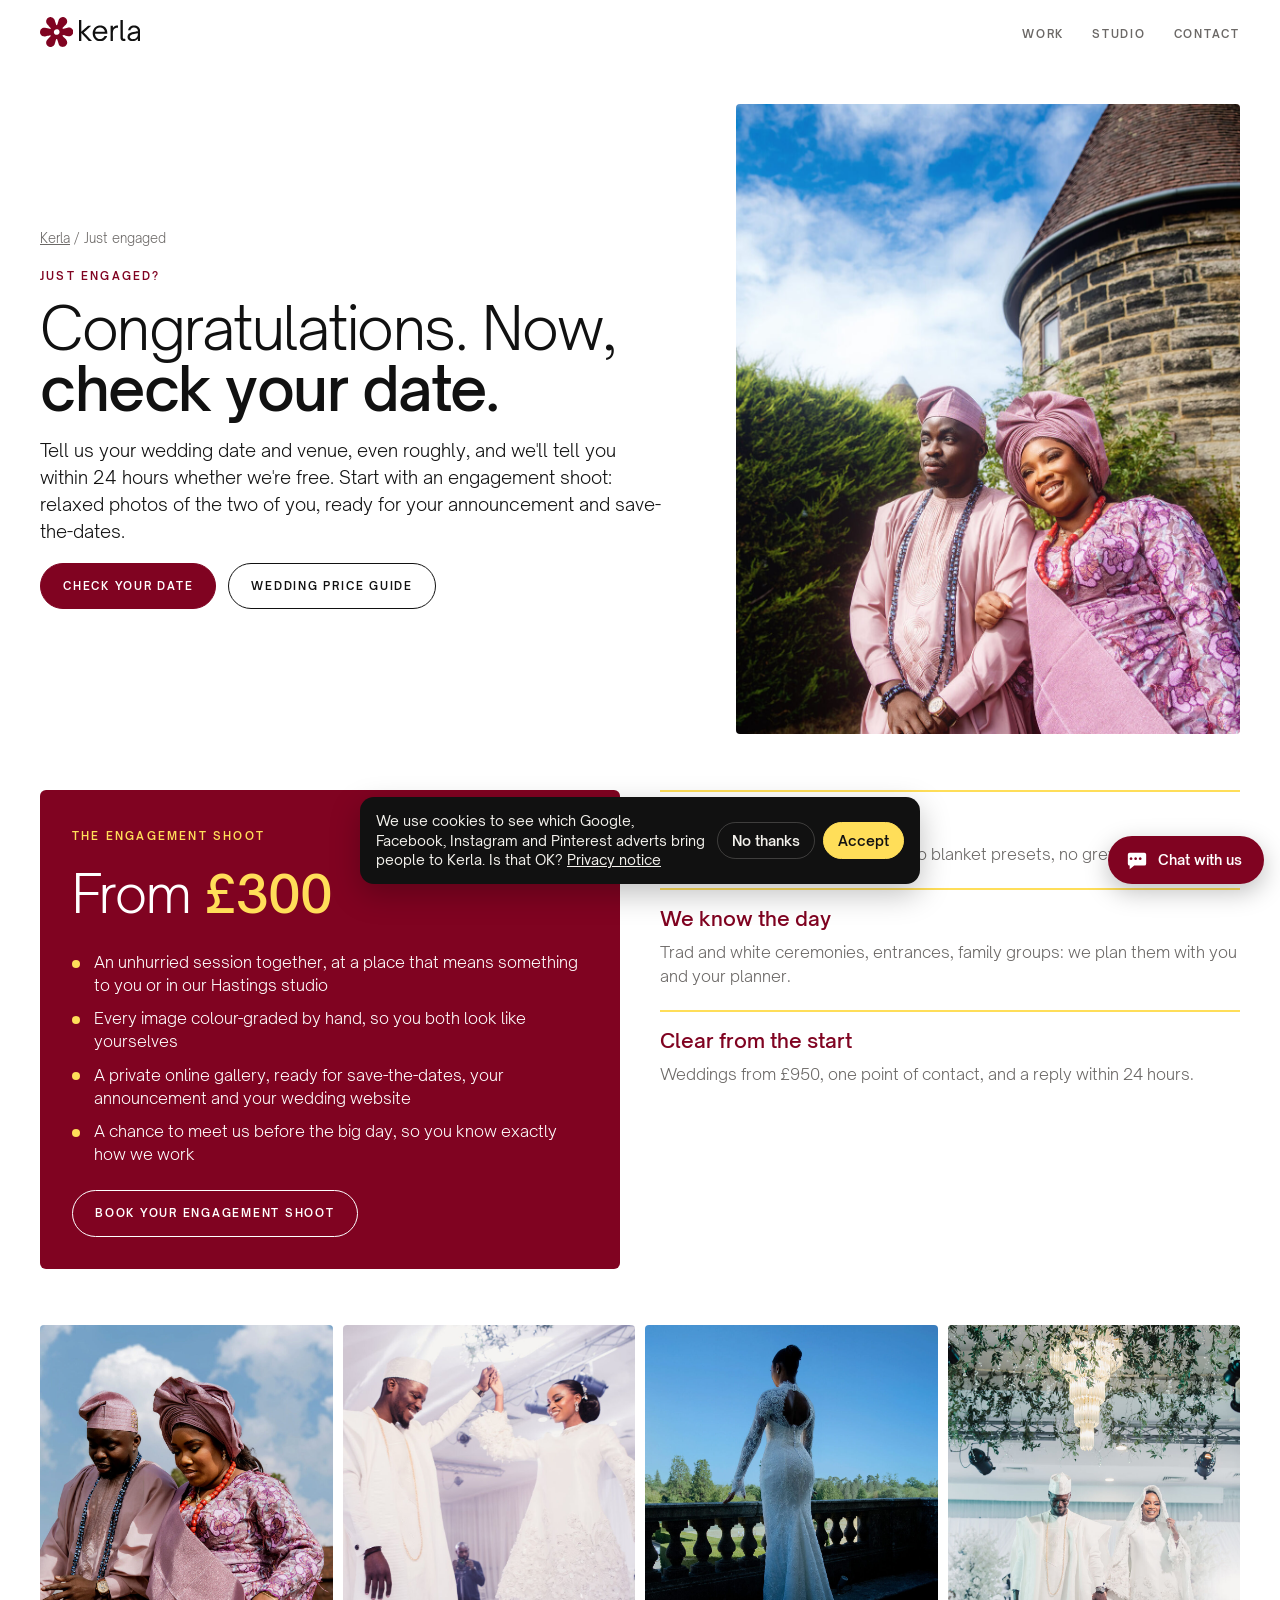
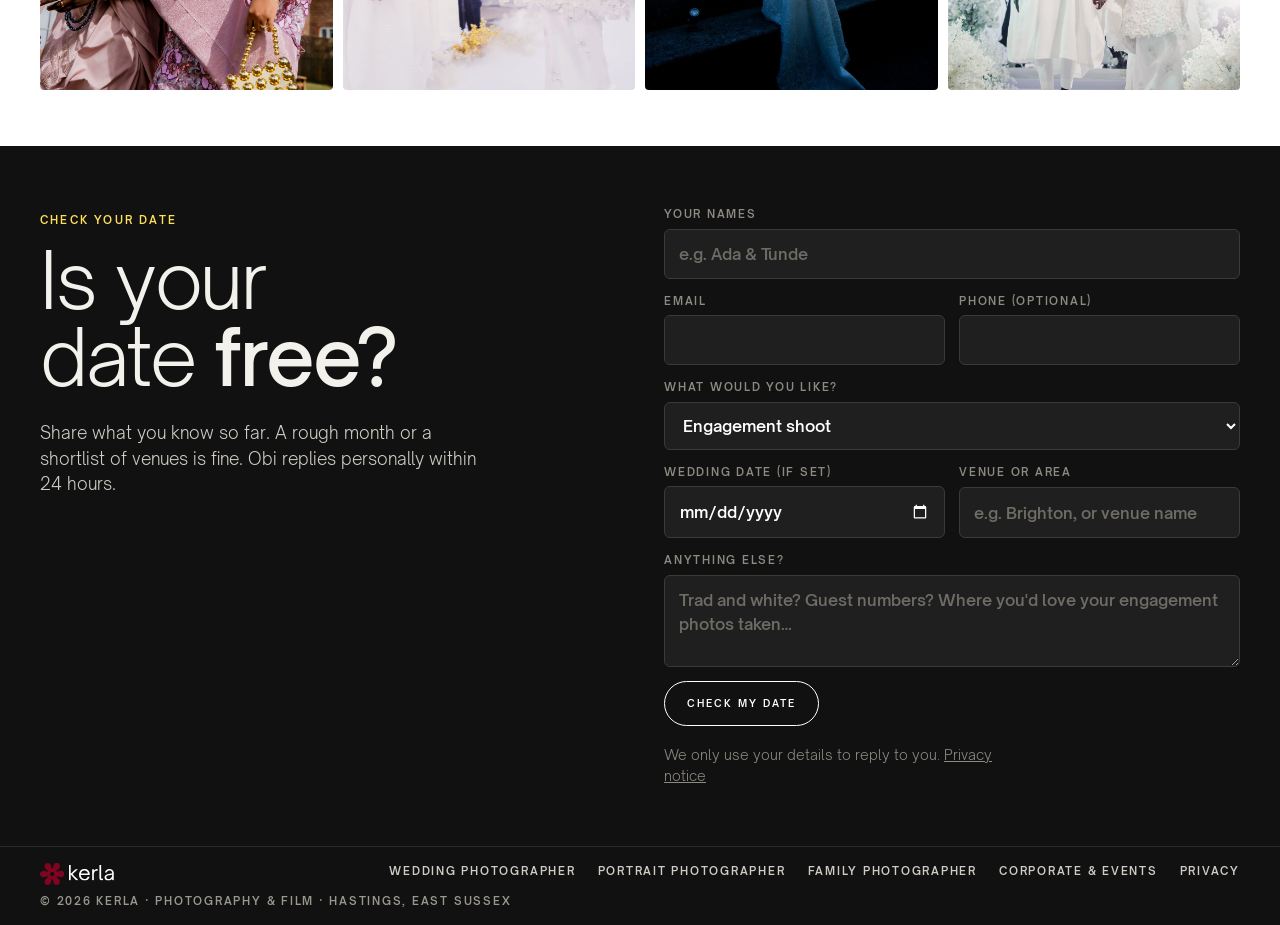
<file: just-engaged/index.html>
<!doctype html>
<html lang="en-GB">
<head>
<meta charset="utf-8">
<script src="../assets/track.js?v=5"></script>
<script src="../assets/chat.js?v=9" defer></script>
<meta name="viewport" content="width=device-width,initial-scale=1,viewport-fit=cover">
<title>Just Engaged? Check Your Wedding Date | Kerla, Hastings</title>
<meta name="description" content="Just engaged? Congratulations. Check your wedding date with Kerla and start with an engagement shoot from £300. Photography and film across Sussex, Kent and London.">
<link rel="canonical" href="https://kerla.co.uk/just-engaged/">
<link rel="icon" href="../favicon.svg" type="image/svg+xml">
<meta property="og:type" content="website">
<meta property="og:site_name" content="Kerla">
<meta property="og:locale" content="en_GB">
<meta property="og:title" content="Just engaged? Check your date | Kerla">
<meta property="og:description" content="Engagement shoots from £300 and wedding photography and film across Sussex, Kent and London.">
<meta property="og:url" content="https://kerla.co.uk/just-engaged/">
<meta property="og:image" content="https://kerla.co.uk/img/wadhurst-dsc03686.jpg">
<meta name="twitter:card" content="summary_large_image">
<meta name="theme-color" content="#800321">
<link rel="stylesheet" href="../assets/site.css?v=3">
<style>
.svc{padding-block:40px 32px}
.svc .wrap{display:grid;grid-template-columns:minmax(0,1fr) minmax(0,42%);gap:48px;align-items:center}
.svc h1{font-size:clamp(34px,4.6vw,64px);font-weight:300;letter-spacing:-.025em;line-height:1.02;margin:12px 0 18px}
.svc .lead{font-size:18px;max-width:52ch;margin:0 0 18px}
.svc .cover{font-size:15px;color:var(--mute);max-width:56ch;margin:0 0 26px}
.svc .cover b{color:var(--fg);font-weight:500}
.svc .label{color:var(--burgundy)}
.svc .photo{aspect-ratio:4/5;overflow:hidden;border-radius:4px;background:var(--panel)}
.svc .photo img{width:100%;height:100%;object-fit:cover;object-position:50% 25%}
.svc .btn{color:var(--fg)}
.crumbs{font-size:13px;color:var(--mute);margin:0 0 14px}.crumbs a{color:inherit}
.svc h1 b{font-weight:500}
.cta-row{display:flex;gap:12px;flex-wrap:wrap}
.btn.solid{background:var(--burgundy);border-color:var(--burgundy);color:#fff}
.btn.solid:hover{background:var(--yellow);border-color:var(--yellow);color:#111}
.offer{padding-block:24px 56px}
.offer .wrap{display:grid;grid-template-columns:minmax(0,1fr) minmax(0,1fr);gap:40px;align-items:start}
.offer .card{background:var(--burgundy);color:#fff;border-radius:6px;padding:32px}
.offer .card .label{color:var(--yellow)}
.offer .card h2{font-size:clamp(34px,4vw,52px);font-weight:300;letter-spacing:-.02em;margin:10px 0 18px}
.offer .card h2 b{font-weight:500;color:var(--yellow)}
.offer ul{margin:0 0 24px;padding:0;list-style:none;display:grid;gap:10px}
.offer li{padding-left:22px;position:relative;line-height:1.45}
.offer li::before{content:"";position:absolute;left:0;top:.55em;width:8px;height:8px;border-radius:50%;background:var(--yellow)}
.offer .card .btn{color:#fff}
.offer .card .btn:hover{background:var(--yellow);color:#111;border-color:var(--yellow)}
.why{display:grid;gap:22px}
.why h3{margin:0 0 6px;font-size:20px;font-weight:500;color:var(--burgundy)}
.why p{margin:0;color:var(--mute);line-height:1.5}
.why div{border-top:2px solid var(--yellow);padding-top:14px}
.grid4{display:grid;grid-template-columns:repeat(4,minmax(0,1fr));gap:10px;padding-bottom:56px}
.grid4 img{width:100%;aspect-ratio:4/5;object-fit:cover;border-radius:4px;display:block}
.contact .note a{color:inherit}
@media (max-width:820px){.svc .wrap{grid-template-columns:1fr;gap:24px}.svc .photo{aspect-ratio:3/2;order:-1}.svc .photo img{object-position:50% 62%}.offer .wrap{grid-template-columns:1fr}.grid4{grid-template-columns:repeat(2,minmax(0,1fr))}.contact .wrap{grid-template-columns:1fr}.contact .row2{grid-template-columns:1fr}}
</style>
</head>
<body>
<svg width="0" height="0" style="position:absolute" aria-hidden="true">
  <symbol id="flower" viewBox="470 536 1456 1316"><path fill="currentColor" fill-rule="evenodd" d="M947.6,1844.0C963.2,1842.7 982.3,1839.0 994.5,1834.8C1049.1,1816.1 1091.0,1776.4 1112.0,1723.6C1113.6,1719.5 1127.6,1672.8 1143.0,1619.8C1175.8,1507.2 1175.1,1509.5 1179.1,1504.7C1186.6,1495.6 1201.0,1492.8 1211.6,1498.3C1217.4,1501.2 1220.7,1504.7 1223.3,1510.5C1224.2,1512.7 1238.3,1559.7 1254.4,1615.0C1270.6,1670.3 1285.7,1720.0 1287.9,1725.4C1306.8,1771.6 1344.5,1808.6 1391.8,1827.5C1433.2,1843.9 1481.9,1845.2 1522.9,1830.8C1615.3,1798.4 1668.3,1704.5 1647.4,1610.1C1641.1,1582.0 1627.3,1553.7 1609.2,1532.2C1605.9,1528.2 1570.6,1491.4 1530.8,1450.4C1478.0,1396.0 1457.7,1374.5 1455.7,1370.7C1449.7,1359.5 1453.0,1345.8 1463.5,1337.8C1469.1,1333.6 1476.7,1331.5 1482.7,1332.6C1484.8,1332.9 1530.8,1343.8 1585.0,1356.7C1639.2,1369.5 1688.9,1381.0 1695.5,1382.1C1706.0,1383.9 1710.3,1384.1 1729.5,1383.7C1753.4,1383.1 1762.0,1382.0 1778.5,1376.9C1842.9,1357.2 1892.4,1306.7 1908.9,1243.8C1912.8,1228.9 1913.9,1222.5 1914.9,1207.8C1917.7,1168.8 1907.6,1128.1 1887.2,1095.2C1869.2,1066.2 1841.3,1041.2 1810.8,1026.5C1782.9,1013.1 1747.4,1005.6 1720.4,1007.3C1701.5,1008.6 1686.9,1011.8 1585.9,1037.1C1526.5,1052.0 1480.5,1063.0 1477.9,1063.0C1472.5,1063.0 1465.6,1060.0 1461.2,1055.7C1452.1,1047.0 1450.5,1032.7 1457.4,1022.4C1458.6,1020.7 1473.5,1004.7 1490.5,986.9C1606.0,866.1 1607.3,864.7 1617.7,850.2C1635.0,826.1 1647.4,794.4 1650.9,765.5C1652.3,754.1 1652.3,731.0 1651.0,720.0C1644.6,668.6 1618.5,622.8 1578.6,592.8C1525.2,552.7 1456.4,543.3 1395.0,567.7C1379.1,574.0 1373.4,577.0 1359.0,586.5C1327.5,607.4 1303.6,636.0 1289.1,670.0C1286.8,675.5 1272.5,722.8 1255.2,782.0C1238.7,838.4 1224.5,886.1 1223.8,888.0C1218.8,900.0 1204.6,906.3 1191.5,902.6C1187.2,901.3 1184.6,899.7 1181.1,896.2C1175.4,890.5 1178.8,901.0 1143.6,780.4C1128.5,728.7 1114.8,683.0 1113.2,678.9C1104.9,658.3 1096.8,644.1 1084.0,628.1C1056.6,593.9 1018.7,571.1 974.1,561.9C899.4,546.7 821.9,578.8 778.6,643.0C765.7,662.1 754.7,688.8 749.8,713.0C747.8,723.1 747.5,727.4 747.5,748.0C747.5,768.6 747.8,772.9 749.8,783.0C756.2,814.6 771.1,845.8 790.3,868.0C793.9,872.1 829.3,909.0 869.0,950.0C946.7,1030.1 946.0,1029.3 946.0,1039.6C946.0,1055.2 932.4,1068.4 918.1,1066.7C915.6,1066.4 870.5,1055.9 818.0,1043.5C694.8,1014.3 703.1,1016.0 677.9,1015.3C659.7,1014.8 655.8,1015.0 643.9,1017.0C582.0,1027.2 529.8,1065.9 502.5,1121.7C481.1,1165.3 477.4,1215.8 492.2,1261.9C500.9,1289.0 515.3,1313.0 535.4,1333.8C580.0,1379.9 643.4,1400.0 706.5,1388.0C712.5,1386.8 762.2,1374.7 816.7,1360.9C883.8,1344.1 917.7,1336.0 921.2,1336.0C931.2,1336.0 940.9,1343.2 944.7,1353.3C945.3,1355.1 945.9,1359.3 945.9,1362.6C946.0,1367.5 945.4,1369.8 943.2,1373.9C941.4,1377.4 918.5,1402.0 869.6,1453.1C830.6,1493.9 796.0,1530.3 792.7,1534.0C782.6,1545.5 774.3,1557.9 767.0,1572.5C758.8,1589.1 753.9,1602.8 750.2,1619.9C747.7,1631.7 747.5,1634.1 747.6,1657.0C747.6,1679.7 747.8,1682.4 750.3,1694.1C755.3,1717.8 761.6,1733.8 773.8,1754.4C804.1,1805.3 859.3,1839.3 919.0,1844.0C933.3,1845.1 933.7,1845.1 947.6,1844.0Z M1174.1,1318.9C1126.1,1308.8 1089.4,1271.9 1079.6,1223.7C1073.2,1192.7 1080.1,1159.0 1098.3,1132.0C1109.0,1116.1 1127.8,1099.7 1145.3,1090.9C1191.2,1067.7 1249.1,1076.5 1284.9,1112.1C1306.7,1133.8 1318.1,1157.7 1321.2,1187.8C1322.5,1201.5 1321.3,1215.6 1317.4,1230.0C1305.1,1276.1 1265.7,1311.9 1219.0,1319.5C1205.7,1321.6 1185.9,1321.4 1174.1,1318.9Z"/></symbol>
  <symbol id="lockup-flower" viewBox="426 549 778 701"><path fill="currentColor" fill-rule="evenodd" d="M656.2,1249.4C612.9,1242.4 579.5,1210.0 571.4,1167.3C569.2,1155.2 569.9,1133.8 573.0,1122.5C575.7,1112.6 581.4,1100.2 587.5,1091.1C590.2,1087.0 609.2,1066.4 633.2,1041.3C655.7,1017.8 675.0,997.1 676.1,995.5C681.3,987.2 674.4,974.0 664.8,974.0C663.3,974.0 636.0,980.6 604.3,988.8L546.5,1003.5L528.0,1003.4C510.8,1003.4 508.9,1003.2 500.5,1000.6C470.7,991.6 448.2,972.2 435.4,944.6C423.5,918.6 423.5,886.3 435.5,860.3C449.2,830.6 474.7,810.0 507.9,801.8C514.6,800.1 519.5,799.7 530.0,799.7L543.5,799.7L603.3,813.9C646.9,824.3 664.1,828.0 666.5,827.6C675.7,825.8 681.0,814.3 676.1,806.5C675.1,804.9 656.3,785.0 634.5,762.5C612.6,740.0 592.5,718.6 589.8,715.0C583.4,706.6 575.7,690.8 572.8,680.0C570.8,672.6 570.5,669.2 570.6,654.0C570.6,634.5 571.9,628.0 578.4,613.0C596.3,571.7 643.3,545.6 687.5,552.4C725.4,558.2 755.1,581.7 768.5,616.4C770.4,621.4 778.8,648.9 787.1,677.5C795.4,706.1 802.9,730.8 803.7,732.3C808.1,740.9 822.8,741.1 827.9,732.6C828.9,730.9 836.6,705.9 845.0,677.0C860.9,622.3 863.6,613.8 867.8,605.5C875.3,590.4 891.2,573.4 905.7,564.8C926.2,552.6 948.3,547.6 970.4,549.9C1024.8,555.8 1064.3,601.8 1061.7,656.0C1061.4,662.3 1060.2,671.3 1059.0,676.0C1056.6,686.0 1048.0,704.0 1041.6,712.4C1039.2,715.6 1020.8,735.3 1000.8,756.2C952.4,806.9 954.0,805.1 954.0,810.6C954.0,817.9 957.8,823.3 964.1,825.0C967.5,825.9 974.1,824.5 1025.7,811.6C1057.5,803.6 1087.7,796.6 1092.8,796.0C1126.4,791.9 1163.3,807.6 1183.8,834.9C1215.5,876.9 1211.2,934.7 1173.9,970.5C1159.3,984.5 1144.7,992.6 1125.2,997.6C1116.4,999.9 1114.1,1000.1 1099.5,999.7L1083.5,999.3L1026.1,985.6C983.5,975.4 967.8,972.0 965.2,972.5C960.5,973.4 955.1,978.6 954.0,983.3C952.3,991.1 952.5,991.3 996.3,1036.7C1019.0,1060.1 1039.4,1081.8 1041.7,1084.9C1060.8,1110.0 1066.8,1145.1 1057.4,1175.4C1045.9,1212.1 1016.1,1238.9 977.5,1247.2C974.2,1247.9 965.5,1248.4 958.0,1248.4C946.8,1248.3 942.7,1247.9 934.0,1245.7C901.6,1237.5 875.6,1215.0 863.7,1185.0C862.3,1181.4 853.9,1153.9 845.1,1123.7C836.3,1093.6 828.3,1067.9 827.5,1066.6C822.3,1058.8 807.8,1059.6 803.5,1068.0C802.7,1069.6 794.6,1096.4 785.4,1127.6C768.3,1186.2 765.9,1192.9 757.0,1206.0C742.4,1227.5 717.8,1243.5 691.1,1248.9C681.8,1250.8 666.2,1251.1 656.2,1249.4Z M830.9,964.0C855.8,958.0 874.7,939.2 880.5,914.6C882.4,906.8 882.4,892.2 880.5,884.5C875.4,862.9 858.7,844.6 837.3,837.4C814.9,829.7 788.4,835.3 771.3,851.3C756.8,864.9 749.7,880.9 749.7,900.0C749.6,911.2 751.1,918.0 755.5,927.5C769.0,956.7 799.5,971.5 830.9,964.0Z"/></symbol>
  <symbol id="lockup-text" viewBox="1361 625 1429 494"><path fill="currentColor" fill-rule="evenodd" d="M1829.1,1118.9C1804.2,1116.0 1777.4,1105.9 1755.0,1090.9C1738.7,1080.0 1720.0,1060.3 1708.3,1041.5C1702.9,1033.0 1694.2,1014.0 1690.6,1002.8C1683.6,981.6 1680.9,962.8 1680.8,936.0C1680.7,915.4 1682.1,903.3 1687.1,883.5C1696.8,844.8 1719.5,809.0 1748.5,786.5C1770.8,769.3 1797.8,758.3 1827.5,754.4C1844.8,752.1 1872.1,753.0 1888.5,756.4C1941.1,767.4 1981.3,797.4 2003.8,842.5C2016.2,867.4 2021.5,891.2 2022.7,927.2L2023.3,947.0L1878.7,947.0L1734.0,947.0L1734.6,951.8C1739.5,991.8 1759.9,1029.2 1788.7,1051.0C1820.4,1075.0 1866.7,1078.7 1904.0,1060.0C1924.9,1049.5 1944.7,1029.0 1954.7,1007.3L1958.1,1000.0L1987.1,1000.0L2016.1,1000.0L2015.5,1002.2C2012.2,1013.2 2002.7,1033.1 1995.8,1043.8C1967.0,1087.9 1925.9,1113.4 1874.8,1119.0C1863.6,1120.2 1839.8,1120.1 1829.1,1118.9Z M2584.5,1118.4C2556.4,1114.0 2536.3,1104.5 2519.7,1087.7C2495.7,1063.2 2487.5,1019.1 2500.5,984.4C2509.9,959.3 2533.3,938.6 2567.4,925.0C2581.9,919.3 2605.1,913.9 2670.0,901.4C2706.0,894.5 2735.8,888.5 2736.2,888.1C2737.4,887.0 2735.2,867.2 2733.0,858.4C2723.8,822.5 2692.5,801.0 2649.4,801.0C2620.3,801.0 2595.4,811.7 2578.9,831.3C2572.5,838.9 2565.5,852.0 2563.7,859.8L2562.5,865.0L2535.3,865.0C2512.6,865.0 2508.0,864.8 2508.0,863.6C2508.0,860.1 2513.4,842.2 2516.9,834.1C2531.7,799.7 2558.4,775.1 2595.1,762.1C2643.9,744.7 2707.0,752.6 2743.8,780.7C2767.3,798.6 2781.5,824.0 2788.1,860.0L2790.4,872.5L2790.8,993.2L2791.1,1114.0L2764.1,1114.0L2737.0,1114.0L2736.8,1086.3L2736.5,1058.7L2729.2,1067.8C2713.9,1087.0 2693.1,1102.4 2671.5,1110.5C2662.1,1114.1 2646.5,1117.6 2634.8,1118.9C2621.6,1120.4 2595.5,1120.1 2584.5,1118.4Z M1361.0,869.5L1361.0,625.0L1388.0,625.0L1415.0,625.0L1415.0,762.6C1415.0,848.3 1415.4,900.0 1415.9,899.8C1416.5,899.6 1442.7,876.1 1474.2,847.4C1505.7,818.7 1540.5,787.1 1551.5,777.2L1571.5,759.0L1608.8,759.0C1629.4,759.0 1646.0,759.4 1645.8,759.8C1645.7,760.3 1617.4,785.8 1583.0,816.6C1488.6,901.0 1474.0,914.3 1474.0,915.1C1474.0,915.5 1484.7,927.0 1497.8,940.7C1510.8,954.3 1550.0,995.5 1584.9,1032.0C1619.8,1068.6 1651.7,1102.0 1655.9,1106.2L1663.5,1114.0L1626.0,1113.9L1588.5,1113.9L1546.0,1068.3C1522.6,1043.2 1483.7,1001.5 1459.5,975.6L1415.5,928.6L1415.2,1021.3L1415.0,1114.0L1388.0,1114.0L1361.0,1114.0L1361.0,869.5Z M2099.0,936.5L2099.0,759.0L2126.0,759.0L2153.0,759.0L2153.0,783.0L2153.0,806.9L2165.2,794.7C2186.8,773.0 2207.7,761.4 2235.0,755.9C2240.2,754.9 2250.7,753.7 2258.2,753.3L2272.0,752.7L2272.0,779.8L2272.0,807.0L2259.8,807.0C2245.2,807.0 2229.2,809.0 2219.5,812.1C2190.5,821.1 2169.4,843.6 2159.6,876.0C2153.5,896.3 2153.6,893.7 2153.3,1008.8L2152.9,1114.0L2126.0,1114.0L2099.0,1114.0L2099.0,936.5Z M2399.0,1113.3C2376.9,1111.2 2363.3,1106.1 2352.1,1095.6C2342.5,1086.5 2336.7,1075.0 2332.7,1057.1C2330.6,1047.5 2330.6,1047.3 2330.3,836.2L2330.0,625.0L2357.5,625.0L2385.0,625.0L2385.2,832.8C2385.5,1036.6 2385.5,1040.6 2387.5,1046.0C2388.8,1049.6 2391.1,1053.1 2394.1,1056.2C2400.9,1063.0 2408.0,1065.0 2428.2,1065.7L2444.0,1066.3L2444.0,1090.1L2444.0,1114.0L2423.2,1113.8C2411.8,1113.8 2400.9,1113.5 2399.0,1113.3Z M2638.5,1070.5C2651.5,1068.4 2661.2,1065.5 2670.4,1060.9C2705.6,1043.3 2725.7,1017.0 2733.4,978.5C2735.7,967.0 2737.0,954.0 2737.0,942.7C2737.0,933.8 2736.8,932.9 2735.2,933.4C2734.3,933.7 2706.1,939.3 2672.5,946.0C2630.0,954.4 2607.7,959.2 2599.0,962.0C2564.8,973.0 2549.0,990.7 2549.0,1018.3C2549.0,1042.0 2563.3,1060.1 2588.5,1068.4C2599.8,1072.1 2623.0,1073.1 2638.5,1070.5Z M1963.7,892.2C1960.4,852.8 1929.2,817.4 1887.5,805.6C1873.8,801.8 1863.6,800.7 1847.1,801.3C1823.3,802.2 1806.2,807.4 1788.0,819.5C1763.8,835.5 1747.2,861.2 1740.6,892.8L1739.2,899.0L1851.8,899.0L1964.3,899.0L1963.7,892.2Z"/></symbol>
</svg>
<header class="nav">
  <div class="wrap">
    <a class="wordmark" href="../" aria-label="Kerla home"><span class="mark"><svg class="lk-flower" aria-hidden="true"><use href="#lockup-flower"/></svg><svg class="lk-text" role="img" aria-label="kerla"><use href="#lockup-text"/></svg></span></a>
    <ul>
      <li><a href="../#work">Work</a></li>
      <li><a href="../#studio">Studio</a></li>
      <li><a href="../#contact">Contact</a></li>
    </ul>
  </div>
</header>
<main>
<section class="svc">
  <div class="wrap">
    <div>
      <p class="crumbs"><a href="../">Kerla</a> / Just engaged</p>
      <span class="label">Just engaged?</span>
      <h1>Congratulations. Now, <b>check your date.</b></h1>
      <p class="lead">Tell us your wedding date and venue, even roughly, and we'll tell you within 24 hours whether we're free. Start with an engagement shoot: relaxed photos of the two of you, ready for your announcement and save-the-dates.</p>
      <div class="cta-row">
        <a class="btn solid" href="#check">Check your date</a>
        <a class="btn" href="../assets/Kerla-Wedding-Price-Guide.pdf?utm_source=site&amp;utm_medium=just-engaged">Wedding price guide</a>
      </div>
    </div>
    <div class="photo"><img src="../img/wadhurst-dsc03686.jpg" alt="A couple in lilac aso-oke by the chapel tower at Wadhurst" fetchpriority="high" draggable="false"></div>
  </div>
</section>

<section class="offer">
  <div class="wrap">
    <div class="card">
      <span class="label">The engagement shoot</span>
      <h2>From <b>£300</b></h2>
      <ul>
        <li>An unhurried session together, at a place that means something to you or in our Hastings studio</li>
        <li>Every image colour-graded by hand, so you both look like yourselves</li>
        <li>A private online gallery, ready for save-the-dates, your announcement and your wedding website</li>
        <li>A chance to meet us before the big day, so you know exactly how we work</li>
      </ul>
      <a class="btn" href="#check">Book your engagement shoot</a>
    </div>
    <div class="why">
      <div><h3>True colour</h3><p>Hand-edited for every skin tone. No blanket presets, no grey or orange skin.</p></div>
      <div><h3>We know the day</h3><p>Trad and white ceremonies, entrances, family groups: we plan them with you and your planner.</p></div>
      <div><h3>Clear from the start</h3><p>Weddings from £950, one point of contact, and a reply within 24 hours.</p></div>
    </div>
  </div>
</section>

<section class="pics" aria-label="Recent couples">
  <div class="wrap grid4">
    <img src="../img/wadhurst-dsc03667.jpg" alt="A couple in lilac aso-oke with a gold bag" loading="lazy" draggable="false">
    <img src="../img/wedding-7i9a3074.jpg" alt="The couple celebrating under white florals" loading="lazy" draggable="false">
    <img src="../img/hedsor-dsc02041.jpg" alt="The bride on the terrace at dusk" loading="lazy" draggable="false">
    <img src="../img/wedding-7i9a2895.jpg" alt="A couple in white walking through a flower-filled hall" loading="lazy" draggable="false">
  </div>
</section>

<section class="contact" id="check">
  <div class="wrap">
    <div>
      <span class="label">Check your date</span>
      <h2>Is your date <b>free?</b></h2>
      <p>Share what you know so far. A rough month or a shortlist of venues is fine. Obi replies personally within 24 hours.</p>
    </div>
    <div>
      <form id="enquiry" novalidate>
        <label>Your names <input id="f-name" name="name" type="text" autocomplete="name" placeholder="e.g. Ada &amp; Tunde" required></label>
        <div class="row2">
          <label>Email <input id="f-email" name="email" type="email" autocomplete="email" required></label>
          <label>Phone (optional) <input id="f-phone" name="phone" type="tel" autocomplete="tel"></label>
        </div>
        <label>What would you like?
          <select id="f-want" name="want"><option>Engagement shoot</option><option>Engagement shoot and wedding</option><option>Wedding only</option><option>Not sure yet</option></select>
        </label>
        <div class="row2">
          <label>Wedding date (if set) <input id="f-date" name="date" type="date" min="2026-01-01"></label>
          <label>Venue or area <input id="f-venue" name="venue" type="text" autocomplete="off" placeholder="e.g. Brighton, or venue name"></label>
        </div>
        <label>Anything else? <textarea id="f-msg" name="message" placeholder="Trad and white? Guest numbers? Where you'd love your engagement photos taken…"></textarea></label>
        <input type="text" name="_honey" tabindex="-1" autocomplete="off" aria-hidden="true" style="position:absolute;left:-9999px;width:1px;height:1px;opacity:0">
        <button class="btn" type="submit">Check my date</button>
        <p class="note" id="form-note">We only use your details to reply to you. <a href="../privacy/">Privacy notice</a></p>
      </form>
      <div class="thanks" id="thanks" hidden></div>
    </div>
  </div>
</section>
</main>
<footer class="foot">
  <div class="wrap"><a class="wordmark" href="../" aria-label="Kerla home"><span class="mark"><svg class="lk-flower" aria-hidden="true"><use href="#lockup-flower"/></svg><svg class="lk-text" role="img" aria-label="kerla"><use href="#lockup-text"/></svg></span></a><nav class="foot-links" aria-label="Services"><a href="../wedding-photographer-hastings/">Wedding photographer</a><a href="../portrait-photographer-hastings/">Portrait photographer</a><a href="../family-photographer-hastings/">Family photographer</a><a href="../corporate-photographer-hastings/">Corporate &amp; events</a><a href="../privacy/">Privacy</a></nav><span>© 2026 Kerla · Photography &amp; film · Hastings, East Sussex</span></div>
</footer>
<script>
document.addEventListener("contextmenu",e=>{if(e.target.tagName==="IMG")e.preventDefault()});
const nav=document.querySelector(".nav");addEventListener("scroll",()=>nav.classList.toggle("tight",scrollY>40),{passive:true});
const EMAIL="hello@kerla.co.uk",form=document.getElementById("enquiry"),thanks=document.getElementById("thanks");
const val=id=>document.getElementById(id).value.trim();
form.addEventListener("submit",async e=>{
  e.preventDefault();
  const note=document.getElementById("form-note"),name=val("f-name"),email=val("f-email");
  if(!name||!/^[^@\s]+@[^@\s]+\.[^@\s]+$/.test(email)){note.textContent="Please add your names and a valid email address so we can reply.";return}
  if(form.querySelector("[name=_honey]").value)return;
  const want=val("f-want"),dateRaw=val("f-date"),venue=val("f-venue"),phone=val("f-phone"),msg=val("f-msg");
  const date=dateRaw?new Date(dateRaw+"T12:00:00").toLocaleDateString("en-GB",{day:"numeric",month:"short",year:"numeric"}):"Not set yet";
  const src=(window.kerlaSource&&window.kerlaSource())||{},first=name.split(/[ &]/)[0];
  const btn=form.querySelector("button[type=submit]");btn.disabled=true;btn.textContent="Sending…";
  let sent=false;
  try{
    const r=await fetch("https://formsubmit.co/ajax/"+EMAIL,{method:"POST",headers:{"Content-Type":"application/json","Accept":"application/json"},
      body:JSON.stringify({name,email,phone:phone||"Not given",shoot:"Just engaged: "+want,wedding_date:date,venue:venue||"Not set",message:msg||"—",first_visit_source:src.source||"Direct",landing_page:src.landing||"/just-engaged/",
      _autoresponse:`Hi ${first},\n\nCongratulations on your engagement, and thank you for getting in touch with Kerla. Your enquiry has arrived safely and Obi will reply personally within 24 hours with our availability${dateRaw?" for "+date:""}.\n\nIn the meantime, our wedding price guide is here: https://kerla.co.uk/assets/Kerla-Wedding-Price-Guide.pdf\n\nSpeak soon,\nKerla\nPhotography and film, Hastings, East Sussex\nhello@kerla.co.uk · 07460 839878`,
      _subject:"Just engaged: "+want+" — "+name+(dateRaw?" — "+date:""),_replyto:email,_template:"table"})});
    const j=await r.json().catch(()=>({}));sent=r.ok&&String(j.success)!=="false";
  }catch(err){}
  btn.disabled=false;btn.textContent="Check my date";
  if(sent){if(window.kerlaLead)kerlaLead("form");form.hidden=true;thanks.hidden=false;thanks.innerHTML=`Congratulations, ${first.replace(/</g,"")}! Your enquiry is on its way. We'll reply to <b>${email.replace(/</g,"")}</b> within 24 hours.`;return}
  note.innerHTML=`Sorry, that didn't send. Please email <a href="mailto:${EMAIL}">${EMAIL}</a> or WhatsApp <a href="https://wa.me/447460839878">07460 839878</a> instead.`;
});
</script>
</body>
</html>
</file>
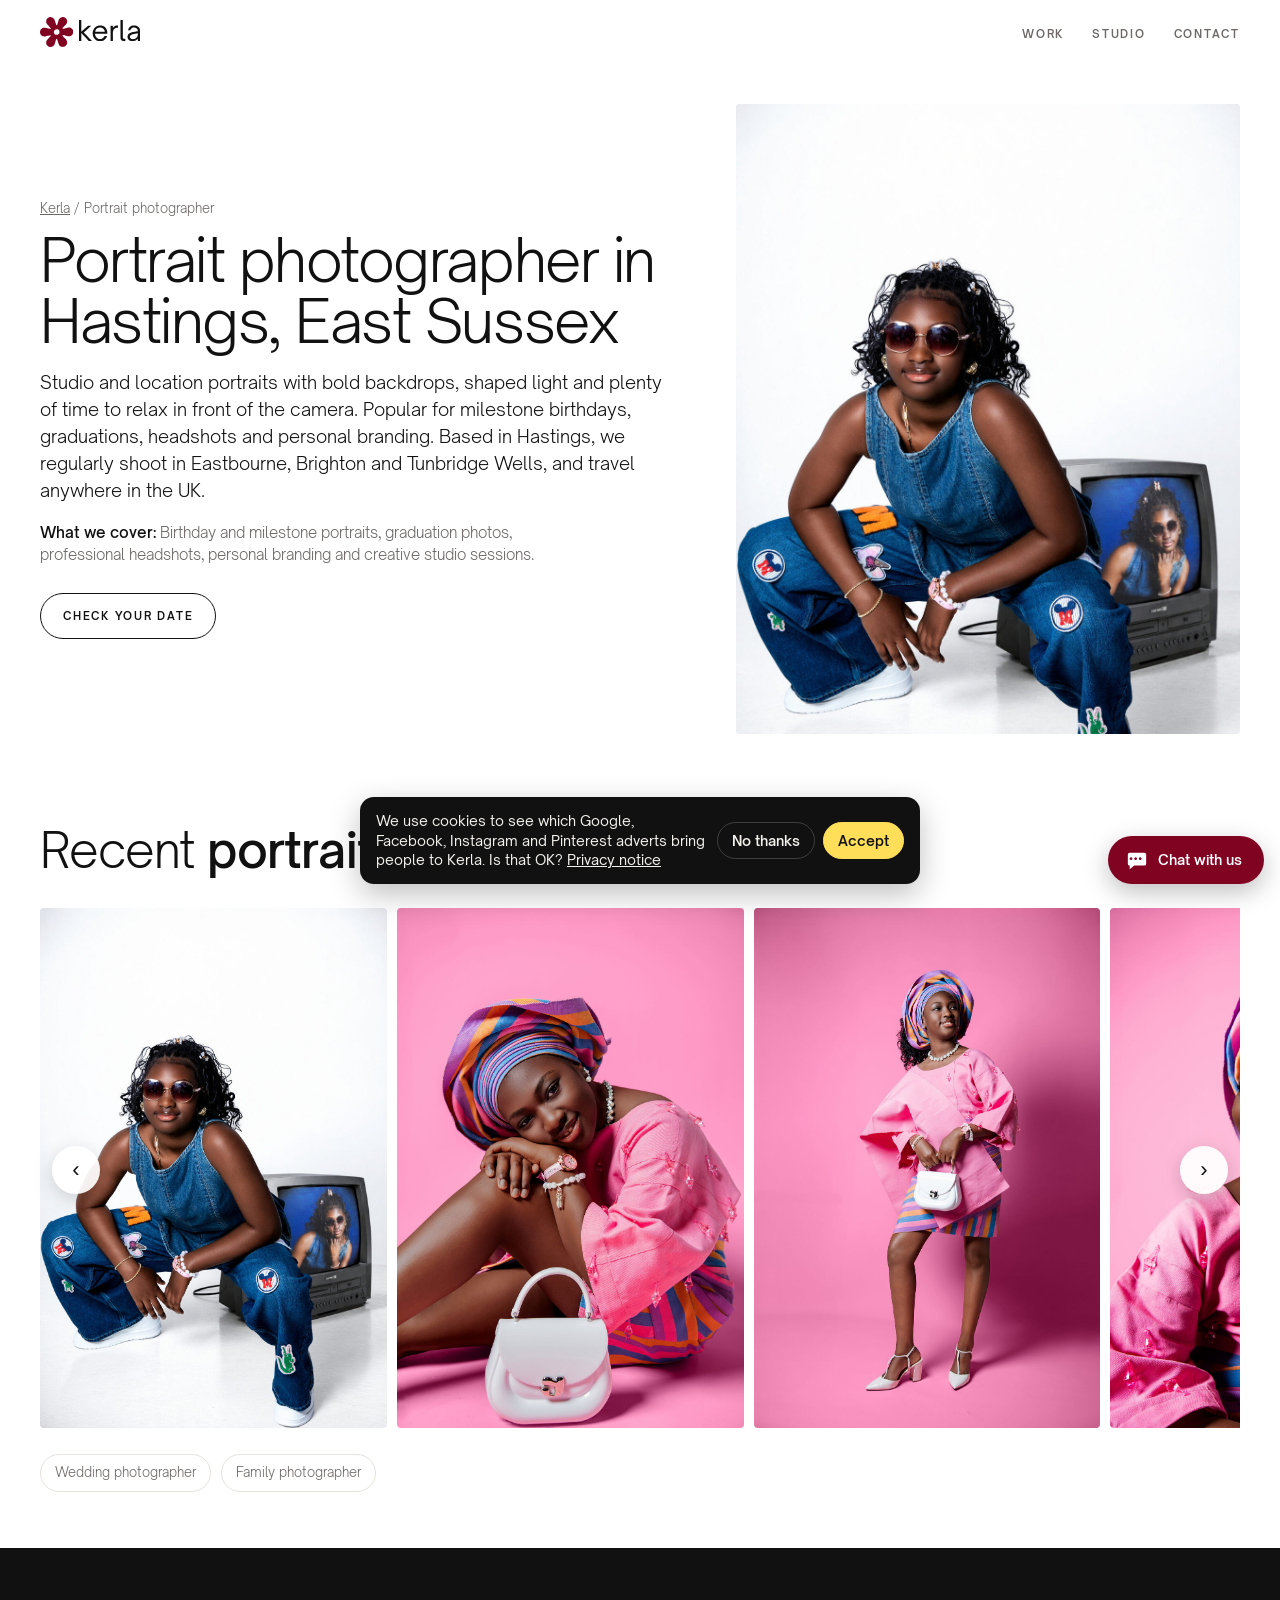
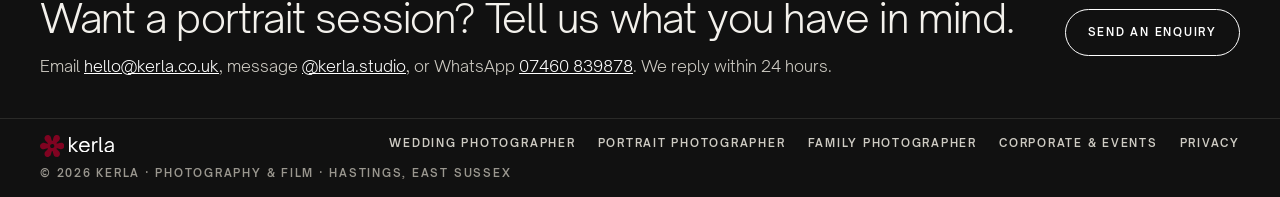
<file: portrait-photographer-hastings/index.html>
<!doctype html>
<html lang="en-GB">
<head>
<meta charset="utf-8">
<script src="../assets/track.js?v=5"></script>
<script src="../assets/chat.js?v=9" defer></script>
<meta name="viewport" content="width=device-width,initial-scale=1,viewport-fit=cover">
<title>Portrait Photographer in Hastings, East Sussex | Kerla</title>
<meta name="description" content="Studio and location portrait photography in Hastings, East Sussex: birthday portraits, graduations, headshots and personal branding, shot with bold colour. Covering Eastbourne, Brighton, Tunbridge Wells and the UK.">
<link rel="canonical" href="https://kerla.co.uk/portrait-photographer-hastings/">
<link rel="icon" href="../favicon.svg" type="image/svg+xml">
<meta property="og:type" content="website">
<meta property="og:site_name" content="Kerla">
<meta property="og:locale" content="en_GB">
<meta property="og:title" content="Portrait Photographer in Hastings, East Sussex | Kerla">
<meta property="og:description" content="Studio and location portrait photography in Hastings, East Sussex: birthday portraits, graduations, headshots and personal branding, shot with bold colour. Covering Eastbourne, Brighton, Tunbridge Wells and the UK.">
<meta property="og:url" content="https://kerla.co.uk/portrait-photographer-hastings/">
<meta property="og:image" content="https://kerla.co.uk/img/portrait-dsc06767.jpg">
<meta name="twitter:card" content="summary_large_image">
<meta name="theme-color" content="#800321">
<link rel="stylesheet" href="../assets/site.css?v=3">
<style>
.svc{padding-block:40px 32px}
.svc .wrap{display:grid;grid-template-columns:minmax(0,1fr) minmax(0,42%);gap:48px;align-items:center}
.svc h1{font-size:clamp(34px,4.6vw,64px);font-weight:300;letter-spacing:-.025em;line-height:1.02;margin:12px 0 18px}
.svc .lead{font-size:18px;max-width:52ch;margin:0 0 18px}
.svc .cover{font-size:15px;color:var(--mute);max-width:56ch;margin:0 0 26px}
.svc .cover b{color:var(--fg);font-weight:500}
.svc .label{color:var(--burgundy)}
.svc .photo{aspect-ratio:4/5;overflow:hidden;border-radius:4px;background:var(--panel)}
.svc .photo img{width:100%;height:100%;object-fit:cover;object-position:50% 25%}
.svc .btn{color:var(--fg)}
.crumbs{font-size:13px;color:var(--mute);margin:0}.crumbs a{color:inherit}
.other{display:flex;gap:10px;flex-wrap:wrap;margin-top:22px}
.other a{font-size:13px;text-decoration:none;border:1px solid var(--rule);border-radius:999px;padding:8px 14px;color:var(--mute)}
.other a:hover{color:var(--fg);border-color:var(--fg)}
.band{background:#111;color:#f3f1ec}
.band .wrap{display:flex;justify-content:space-between;align-items:center;gap:24px;flex-wrap:wrap;padding-block:40px}
.band h2{font-size:clamp(26px,3.4vw,40px);font-weight:300;letter-spacing:-.02em;margin:0}
.band p{margin:6px 0 0;color:#cfccc4}.band a{color:#fff}
.band .btn{color:#fff}.band .btn:hover{background:var(--yellow);color:#111;border-color:var(--yellow)}
.track .ph{cursor:default}
@media (max-width:820px){.svc .wrap{grid-template-columns:1fr;gap:24px}.svc .photo{aspect-ratio:3/2;order:-1}}
</style>
<script type="application/ld+json">{"@context": "https://schema.org", "@graph": [{"@type": "Service", "name": "Portrait photography", "serviceType": "Portrait photography", "url": "https://kerla.co.uk/portrait-photographer-hastings/", "description": "Studio and location portrait photography in Hastings, East Sussex: birthday portraits, graduations, headshots and personal branding, shot with bold colour. Covering Eastbourne, Brighton, Tunbridge Wells and the UK.", "provider": {"@type": ["ProfessionalService", "LocalBusiness"], "@id": "https://kerla.co.uk/#business", "name": "Kerla", "url": "https://kerla.co.uk/", "email": "hello@kerla.co.uk", "address": {"@type": "PostalAddress", "addressLocality": "Hastings", "addressRegion": "East Sussex", "addressCountry": "GB"}}, "areaServed": [{"@type": "City", "name": "Hastings"}, {"@type": "City", "name": "Eastbourne"}, {"@type": "City", "name": "Brighton"}, {"@type": "City", "name": "Tunbridge Wells"}, {"@type": "City", "name": "Bexhill-on-Sea"}, {"@type": "City", "name": "Rye"}, {"@type": "City", "name": "Battle"}, {"@type": "City", "name": "Lewes"}, {"@type": "AdministrativeArea", "name": "East Sussex"}, {"@type": "AdministrativeArea", "name": "Kent"}, {"@type": "Country", "name": "United Kingdom"}], "image": ["https://kerla.co.uk/img/portrait-dsc06767.jpg", "https://kerla.co.uk/img/portrait-dsc06544.jpg", "https://kerla.co.uk/img/portrait-dsc06499.jpg", "https://kerla.co.uk/img/portrait-dsc06458.jpg", "https://kerla.co.uk/img/portrait-dsc06702.jpg", "https://kerla.co.uk/img/portrait-dsc06643.jpg"]}, {"@type": "BreadcrumbList", "itemListElement": [{"@type": "ListItem", "position": 1, "name": "Kerla", "item": "https://kerla.co.uk/"}, {"@type": "ListItem", "position": 2, "name": "Portrait photographer", "item": "https://kerla.co.uk/portrait-photographer-hastings/"}]}]}</script>
</head>
<body>
<svg width="0" height="0" style="position:absolute" aria-hidden="true">
  <symbol id="flower" viewBox="470 536 1456 1316"><path fill="currentColor" fill-rule="evenodd" d="M947.6,1844.0C963.2,1842.7 982.3,1839.0 994.5,1834.8C1049.1,1816.1 1091.0,1776.4 1112.0,1723.6C1113.6,1719.5 1127.6,1672.8 1143.0,1619.8C1175.8,1507.2 1175.1,1509.5 1179.1,1504.7C1186.6,1495.6 1201.0,1492.8 1211.6,1498.3C1217.4,1501.2 1220.7,1504.7 1223.3,1510.5C1224.2,1512.7 1238.3,1559.7 1254.4,1615.0C1270.6,1670.3 1285.7,1720.0 1287.9,1725.4C1306.8,1771.6 1344.5,1808.6 1391.8,1827.5C1433.2,1843.9 1481.9,1845.2 1522.9,1830.8C1615.3,1798.4 1668.3,1704.5 1647.4,1610.1C1641.1,1582.0 1627.3,1553.7 1609.2,1532.2C1605.9,1528.2 1570.6,1491.4 1530.8,1450.4C1478.0,1396.0 1457.7,1374.5 1455.7,1370.7C1449.7,1359.5 1453.0,1345.8 1463.5,1337.8C1469.1,1333.6 1476.7,1331.5 1482.7,1332.6C1484.8,1332.9 1530.8,1343.8 1585.0,1356.7C1639.2,1369.5 1688.9,1381.0 1695.5,1382.1C1706.0,1383.9 1710.3,1384.1 1729.5,1383.7C1753.4,1383.1 1762.0,1382.0 1778.5,1376.9C1842.9,1357.2 1892.4,1306.7 1908.9,1243.8C1912.8,1228.9 1913.9,1222.5 1914.9,1207.8C1917.7,1168.8 1907.6,1128.1 1887.2,1095.2C1869.2,1066.2 1841.3,1041.2 1810.8,1026.5C1782.9,1013.1 1747.4,1005.6 1720.4,1007.3C1701.5,1008.6 1686.9,1011.8 1585.9,1037.1C1526.5,1052.0 1480.5,1063.0 1477.9,1063.0C1472.5,1063.0 1465.6,1060.0 1461.2,1055.7C1452.1,1047.0 1450.5,1032.7 1457.4,1022.4C1458.6,1020.7 1473.5,1004.7 1490.5,986.9C1606.0,866.1 1607.3,864.7 1617.7,850.2C1635.0,826.1 1647.4,794.4 1650.9,765.5C1652.3,754.1 1652.3,731.0 1651.0,720.0C1644.6,668.6 1618.5,622.8 1578.6,592.8C1525.2,552.7 1456.4,543.3 1395.0,567.7C1379.1,574.0 1373.4,577.0 1359.0,586.5C1327.5,607.4 1303.6,636.0 1289.1,670.0C1286.8,675.5 1272.5,722.8 1255.2,782.0C1238.7,838.4 1224.5,886.1 1223.8,888.0C1218.8,900.0 1204.6,906.3 1191.5,902.6C1187.2,901.3 1184.6,899.7 1181.1,896.2C1175.4,890.5 1178.8,901.0 1143.6,780.4C1128.5,728.7 1114.8,683.0 1113.2,678.9C1104.9,658.3 1096.8,644.1 1084.0,628.1C1056.6,593.9 1018.7,571.1 974.1,561.9C899.4,546.7 821.9,578.8 778.6,643.0C765.7,662.1 754.7,688.8 749.8,713.0C747.8,723.1 747.5,727.4 747.5,748.0C747.5,768.6 747.8,772.9 749.8,783.0C756.2,814.6 771.1,845.8 790.3,868.0C793.9,872.1 829.3,909.0 869.0,950.0C946.7,1030.1 946.0,1029.3 946.0,1039.6C946.0,1055.2 932.4,1068.4 918.1,1066.7C915.6,1066.4 870.5,1055.9 818.0,1043.5C694.8,1014.3 703.1,1016.0 677.9,1015.3C659.7,1014.8 655.8,1015.0 643.9,1017.0C582.0,1027.2 529.8,1065.9 502.5,1121.7C481.1,1165.3 477.4,1215.8 492.2,1261.9C500.9,1289.0 515.3,1313.0 535.4,1333.8C580.0,1379.9 643.4,1400.0 706.5,1388.0C712.5,1386.8 762.2,1374.7 816.7,1360.9C883.8,1344.1 917.7,1336.0 921.2,1336.0C931.2,1336.0 940.9,1343.2 944.7,1353.3C945.3,1355.1 945.9,1359.3 945.9,1362.6C946.0,1367.5 945.4,1369.8 943.2,1373.9C941.4,1377.4 918.5,1402.0 869.6,1453.1C830.6,1493.9 796.0,1530.3 792.7,1534.0C782.6,1545.5 774.3,1557.9 767.0,1572.5C758.8,1589.1 753.9,1602.8 750.2,1619.9C747.7,1631.7 747.5,1634.1 747.6,1657.0C747.6,1679.7 747.8,1682.4 750.3,1694.1C755.3,1717.8 761.6,1733.8 773.8,1754.4C804.1,1805.3 859.3,1839.3 919.0,1844.0C933.3,1845.1 933.7,1845.1 947.6,1844.0Z M1174.1,1318.9C1126.1,1308.8 1089.4,1271.9 1079.6,1223.7C1073.2,1192.7 1080.1,1159.0 1098.3,1132.0C1109.0,1116.1 1127.8,1099.7 1145.3,1090.9C1191.2,1067.7 1249.1,1076.5 1284.9,1112.1C1306.7,1133.8 1318.1,1157.7 1321.2,1187.8C1322.5,1201.5 1321.3,1215.6 1317.4,1230.0C1305.1,1276.1 1265.7,1311.9 1219.0,1319.5C1205.7,1321.6 1185.9,1321.4 1174.1,1318.9Z"/></symbol>
  <symbol id="lockup-flower" viewBox="426 549 778 701"><path fill="currentColor" fill-rule="evenodd" d="M656.2,1249.4C612.9,1242.4 579.5,1210.0 571.4,1167.3C569.2,1155.2 569.9,1133.8 573.0,1122.5C575.7,1112.6 581.4,1100.2 587.5,1091.1C590.2,1087.0 609.2,1066.4 633.2,1041.3C655.7,1017.8 675.0,997.1 676.1,995.5C681.3,987.2 674.4,974.0 664.8,974.0C663.3,974.0 636.0,980.6 604.3,988.8L546.5,1003.5L528.0,1003.4C510.8,1003.4 508.9,1003.2 500.5,1000.6C470.7,991.6 448.2,972.2 435.4,944.6C423.5,918.6 423.5,886.3 435.5,860.3C449.2,830.6 474.7,810.0 507.9,801.8C514.6,800.1 519.5,799.7 530.0,799.7L543.5,799.7L603.3,813.9C646.9,824.3 664.1,828.0 666.5,827.6C675.7,825.8 681.0,814.3 676.1,806.5C675.1,804.9 656.3,785.0 634.5,762.5C612.6,740.0 592.5,718.6 589.8,715.0C583.4,706.6 575.7,690.8 572.8,680.0C570.8,672.6 570.5,669.2 570.6,654.0C570.6,634.5 571.9,628.0 578.4,613.0C596.3,571.7 643.3,545.6 687.5,552.4C725.4,558.2 755.1,581.7 768.5,616.4C770.4,621.4 778.8,648.9 787.1,677.5C795.4,706.1 802.9,730.8 803.7,732.3C808.1,740.9 822.8,741.1 827.9,732.6C828.9,730.9 836.6,705.9 845.0,677.0C860.9,622.3 863.6,613.8 867.8,605.5C875.3,590.4 891.2,573.4 905.7,564.8C926.2,552.6 948.3,547.6 970.4,549.9C1024.8,555.8 1064.3,601.8 1061.7,656.0C1061.4,662.3 1060.2,671.3 1059.0,676.0C1056.6,686.0 1048.0,704.0 1041.6,712.4C1039.2,715.6 1020.8,735.3 1000.8,756.2C952.4,806.9 954.0,805.1 954.0,810.6C954.0,817.9 957.8,823.3 964.1,825.0C967.5,825.9 974.1,824.5 1025.7,811.6C1057.5,803.6 1087.7,796.6 1092.8,796.0C1126.4,791.9 1163.3,807.6 1183.8,834.9C1215.5,876.9 1211.2,934.7 1173.9,970.5C1159.3,984.5 1144.7,992.6 1125.2,997.6C1116.4,999.9 1114.1,1000.1 1099.5,999.7L1083.5,999.3L1026.1,985.6C983.5,975.4 967.8,972.0 965.2,972.5C960.5,973.4 955.1,978.6 954.0,983.3C952.3,991.1 952.5,991.3 996.3,1036.7C1019.0,1060.1 1039.4,1081.8 1041.7,1084.9C1060.8,1110.0 1066.8,1145.1 1057.4,1175.4C1045.9,1212.1 1016.1,1238.9 977.5,1247.2C974.2,1247.9 965.5,1248.4 958.0,1248.4C946.8,1248.3 942.7,1247.9 934.0,1245.7C901.6,1237.5 875.6,1215.0 863.7,1185.0C862.3,1181.4 853.9,1153.9 845.1,1123.7C836.3,1093.6 828.3,1067.9 827.5,1066.6C822.3,1058.8 807.8,1059.6 803.5,1068.0C802.7,1069.6 794.6,1096.4 785.4,1127.6C768.3,1186.2 765.9,1192.9 757.0,1206.0C742.4,1227.5 717.8,1243.5 691.1,1248.9C681.8,1250.8 666.2,1251.1 656.2,1249.4Z M830.9,964.0C855.8,958.0 874.7,939.2 880.5,914.6C882.4,906.8 882.4,892.2 880.5,884.5C875.4,862.9 858.7,844.6 837.3,837.4C814.9,829.7 788.4,835.3 771.3,851.3C756.8,864.9 749.7,880.9 749.7,900.0C749.6,911.2 751.1,918.0 755.5,927.5C769.0,956.7 799.5,971.5 830.9,964.0Z"/></symbol>
  <symbol id="lockup-text" viewBox="1361 625 1429 494"><path fill="currentColor" fill-rule="evenodd" d="M1829.1,1118.9C1804.2,1116.0 1777.4,1105.9 1755.0,1090.9C1738.7,1080.0 1720.0,1060.3 1708.3,1041.5C1702.9,1033.0 1694.2,1014.0 1690.6,1002.8C1683.6,981.6 1680.9,962.8 1680.8,936.0C1680.7,915.4 1682.1,903.3 1687.1,883.5C1696.8,844.8 1719.5,809.0 1748.5,786.5C1770.8,769.3 1797.8,758.3 1827.5,754.4C1844.8,752.1 1872.1,753.0 1888.5,756.4C1941.1,767.4 1981.3,797.4 2003.8,842.5C2016.2,867.4 2021.5,891.2 2022.7,927.2L2023.3,947.0L1878.7,947.0L1734.0,947.0L1734.6,951.8C1739.5,991.8 1759.9,1029.2 1788.7,1051.0C1820.4,1075.0 1866.7,1078.7 1904.0,1060.0C1924.9,1049.5 1944.7,1029.0 1954.7,1007.3L1958.1,1000.0L1987.1,1000.0L2016.1,1000.0L2015.5,1002.2C2012.2,1013.2 2002.7,1033.1 1995.8,1043.8C1967.0,1087.9 1925.9,1113.4 1874.8,1119.0C1863.6,1120.2 1839.8,1120.1 1829.1,1118.9Z M2584.5,1118.4C2556.4,1114.0 2536.3,1104.5 2519.7,1087.7C2495.7,1063.2 2487.5,1019.1 2500.5,984.4C2509.9,959.3 2533.3,938.6 2567.4,925.0C2581.9,919.3 2605.1,913.9 2670.0,901.4C2706.0,894.5 2735.8,888.5 2736.2,888.1C2737.4,887.0 2735.2,867.2 2733.0,858.4C2723.8,822.5 2692.5,801.0 2649.4,801.0C2620.3,801.0 2595.4,811.7 2578.9,831.3C2572.5,838.9 2565.5,852.0 2563.7,859.8L2562.5,865.0L2535.3,865.0C2512.6,865.0 2508.0,864.8 2508.0,863.6C2508.0,860.1 2513.4,842.2 2516.9,834.1C2531.7,799.7 2558.4,775.1 2595.1,762.1C2643.9,744.7 2707.0,752.6 2743.8,780.7C2767.3,798.6 2781.5,824.0 2788.1,860.0L2790.4,872.5L2790.8,993.2L2791.1,1114.0L2764.1,1114.0L2737.0,1114.0L2736.8,1086.3L2736.5,1058.7L2729.2,1067.8C2713.9,1087.0 2693.1,1102.4 2671.5,1110.5C2662.1,1114.1 2646.5,1117.6 2634.8,1118.9C2621.6,1120.4 2595.5,1120.1 2584.5,1118.4Z M1361.0,869.5L1361.0,625.0L1388.0,625.0L1415.0,625.0L1415.0,762.6C1415.0,848.3 1415.4,900.0 1415.9,899.8C1416.5,899.6 1442.7,876.1 1474.2,847.4C1505.7,818.7 1540.5,787.1 1551.5,777.2L1571.5,759.0L1608.8,759.0C1629.4,759.0 1646.0,759.4 1645.8,759.8C1645.7,760.3 1617.4,785.8 1583.0,816.6C1488.6,901.0 1474.0,914.3 1474.0,915.1C1474.0,915.5 1484.7,927.0 1497.8,940.7C1510.8,954.3 1550.0,995.5 1584.9,1032.0C1619.8,1068.6 1651.7,1102.0 1655.9,1106.2L1663.5,1114.0L1626.0,1113.9L1588.5,1113.9L1546.0,1068.3C1522.6,1043.2 1483.7,1001.5 1459.5,975.6L1415.5,928.6L1415.2,1021.3L1415.0,1114.0L1388.0,1114.0L1361.0,1114.0L1361.0,869.5Z M2099.0,936.5L2099.0,759.0L2126.0,759.0L2153.0,759.0L2153.0,783.0L2153.0,806.9L2165.2,794.7C2186.8,773.0 2207.7,761.4 2235.0,755.9C2240.2,754.9 2250.7,753.7 2258.2,753.3L2272.0,752.7L2272.0,779.8L2272.0,807.0L2259.8,807.0C2245.2,807.0 2229.2,809.0 2219.5,812.1C2190.5,821.1 2169.4,843.6 2159.6,876.0C2153.5,896.3 2153.6,893.7 2153.3,1008.8L2152.9,1114.0L2126.0,1114.0L2099.0,1114.0L2099.0,936.5Z M2399.0,1113.3C2376.9,1111.2 2363.3,1106.1 2352.1,1095.6C2342.5,1086.5 2336.7,1075.0 2332.7,1057.1C2330.6,1047.5 2330.6,1047.3 2330.3,836.2L2330.0,625.0L2357.5,625.0L2385.0,625.0L2385.2,832.8C2385.5,1036.6 2385.5,1040.6 2387.5,1046.0C2388.8,1049.6 2391.1,1053.1 2394.1,1056.2C2400.9,1063.0 2408.0,1065.0 2428.2,1065.7L2444.0,1066.3L2444.0,1090.1L2444.0,1114.0L2423.2,1113.8C2411.8,1113.8 2400.9,1113.5 2399.0,1113.3Z M2638.5,1070.5C2651.5,1068.4 2661.2,1065.5 2670.4,1060.9C2705.6,1043.3 2725.7,1017.0 2733.4,978.5C2735.7,967.0 2737.0,954.0 2737.0,942.7C2737.0,933.8 2736.8,932.9 2735.2,933.4C2734.3,933.7 2706.1,939.3 2672.5,946.0C2630.0,954.4 2607.7,959.2 2599.0,962.0C2564.8,973.0 2549.0,990.7 2549.0,1018.3C2549.0,1042.0 2563.3,1060.1 2588.5,1068.4C2599.8,1072.1 2623.0,1073.1 2638.5,1070.5Z M1963.7,892.2C1960.4,852.8 1929.2,817.4 1887.5,805.6C1873.8,801.8 1863.6,800.7 1847.1,801.3C1823.3,802.2 1806.2,807.4 1788.0,819.5C1763.8,835.5 1747.2,861.2 1740.6,892.8L1739.2,899.0L1851.8,899.0L1964.3,899.0L1963.7,892.2Z"/></symbol>
</svg>
<header class="nav">
  <div class="wrap">
    <a class="wordmark" href="../" aria-label="Kerla home"><span class="mark"><svg class="lk-flower" aria-hidden="true"><use href="#lockup-flower"/></svg><svg class="lk-text" role="img" aria-label="kerla"><use href="#lockup-text"/></svg></span></a>
    <ul>
      <li><a href="../#work">Work</a></li>
      <li><a href="../#studio">Studio</a></li>
      <li><a href="../#contact">Contact</a></li>
    </ul>
  </div>
</header>
<main>
<section class="svc">
  <div class="wrap">
    <div>
      <p class="crumbs"><a href="../">Kerla</a> / Portrait photographer</p>
      <h1>Portrait photographer in Hastings, East Sussex</h1>
      <p class="lead">Studio and location portraits with bold backdrops, shaped light and plenty of time to relax in front of the camera. Popular for milestone birthdays, graduations, headshots and personal branding. Based in Hastings, we regularly shoot in Eastbourne, Brighton and Tunbridge Wells, and travel anywhere in the UK.</p>
      <p class="cover"><b>What we cover:</b> Birthday and milestone portraits, graduation photos, professional headshots, personal branding and creative studio sessions.</p>
      <a class="btn" href="../#contact">Check your date</a>
    </div>
    <div class="photo"><img src="../img/portrait-dsc06767.jpg" alt="Studio portrait in denim beside a vintage television" fetchpriority="high" draggable="false"></div>
  </div>
</section>
<section class="work" aria-label="Recent portraits">
  <div class="wrap">
    <div class="work-head"><h2>Recent <b>portraits</b></h2></div>
    <div class="strip">
      <div class="track" id="track" tabindex="0">
        <div class="ph"><img src="../img/portrait-dsc06767.jpg" alt="Studio portrait in denim beside a vintage television" loading="eager" decoding="async" draggable="false"></div>
        <div class="ph"><img src="../img/portrait-dsc06544.jpg" alt="Seated portrait in pink with a white handbag" loading="eager" decoding="async" draggable="false"></div>
        <div class="ph"><img src="../img/portrait-dsc06499.jpg" alt="Full-length portrait in pink" loading="eager" decoding="async" draggable="false"></div>
        <div class="ph"><img src="../img/portrait-dsc06458.jpg" alt="Portrait in a patterned gele against pink" loading="lazy" decoding="async" draggable="false"></div>
        <div class="ph"><img src="../img/portrait-dsc06702.jpg" alt="Studio portrait in denim against blue" loading="lazy" decoding="async" draggable="false"></div>
        <div class="ph"><img src="../img/portrait-dsc06643.jpg" alt="Portrait in a floral dress against navy" loading="lazy" decoding="async" draggable="false"></div>
        <div class="ph"><img src="../img/portrait-dsc06447.jpg" alt="Profile portrait in a patterned gele" loading="lazy" decoding="async" draggable="false"></div>
      </div>
      <div class="arrows"><button type="button" id="prev" aria-label="Previous">‹</button><button type="button" id="next" aria-label="Next">›</button></div>
    </div>
    <div class="other"><a href="../wedding-photographer-hastings/">Wedding photographer</a><a href="../family-photographer-hastings/">Family photographer</a></div>
  </div>
</section>
<section class="band">
  <div class="wrap">
    <div><h2>Want a portrait session? Tell us what you have in mind.</h2><p>Email <a href="mailto:hello@kerla.co.uk">hello@kerla.co.uk</a>, message <a href="https://instagram.com/kerla.studio" target="_blank" rel="noopener">@kerla.studio</a>, or WhatsApp <a href="https://wa.me/447460839878" target="_blank" rel="noopener">07460 839878</a>. We reply within 24 hours.</p></div>
    <a class="btn" href="../#contact">Send an enquiry</a>
  </div>
</section>
</main>
<footer class="foot">
  <div class="wrap"><a class="wordmark" href="../" aria-label="Kerla home"><span class="mark"><svg class="lk-flower" aria-hidden="true"><use href="#lockup-flower"/></svg><svg class="lk-text" role="img" aria-label="kerla"><use href="#lockup-text"/></svg></span></a><nav class="foot-links" aria-label="Services"><a href="../wedding-photographer-hastings/">Wedding photographer</a><a href="../portrait-photographer-hastings/">Portrait photographer</a><a href="../family-photographer-hastings/">Family photographer</a><a href="../corporate-photographer-hastings/">Corporate &amp; events</a><a href="../privacy/">Privacy</a></nav><span>© 2026 Kerla · Photography &amp; film · Hastings, East Sussex</span></div>
</footer>
<script>
const isImg=t=>t&&(t.tagName==="IMG"||(t.closest&&t.closest(".ph,.photo")));
document.addEventListener("contextmenu",e=>{if(isImg(e.target))e.preventDefault()});
document.addEventListener("dragstart",e=>{if(e.target.tagName==="IMG")e.preventDefault()});
document.querySelectorAll("img").forEach(i=>i.setAttribute("draggable","false"));
const track=document.getElementById("track");
document.getElementById("next").onclick=()=>{const m=track.scrollWidth-track.clientWidth;track.scrollTo({left:track.scrollLeft>=m-4?0:track.scrollLeft+track.clientWidth*.7,behavior:"smooth"})};
document.getElementById("prev").onclick=()=>{track.scrollBy({left:-track.clientWidth*.7,behavior:"smooth"})};
const nav=document.querySelector(".nav");addEventListener("scroll",()=>nav.classList.toggle("tight",scrollY>40),{passive:true});
</script>
</body>
</html>
</file>
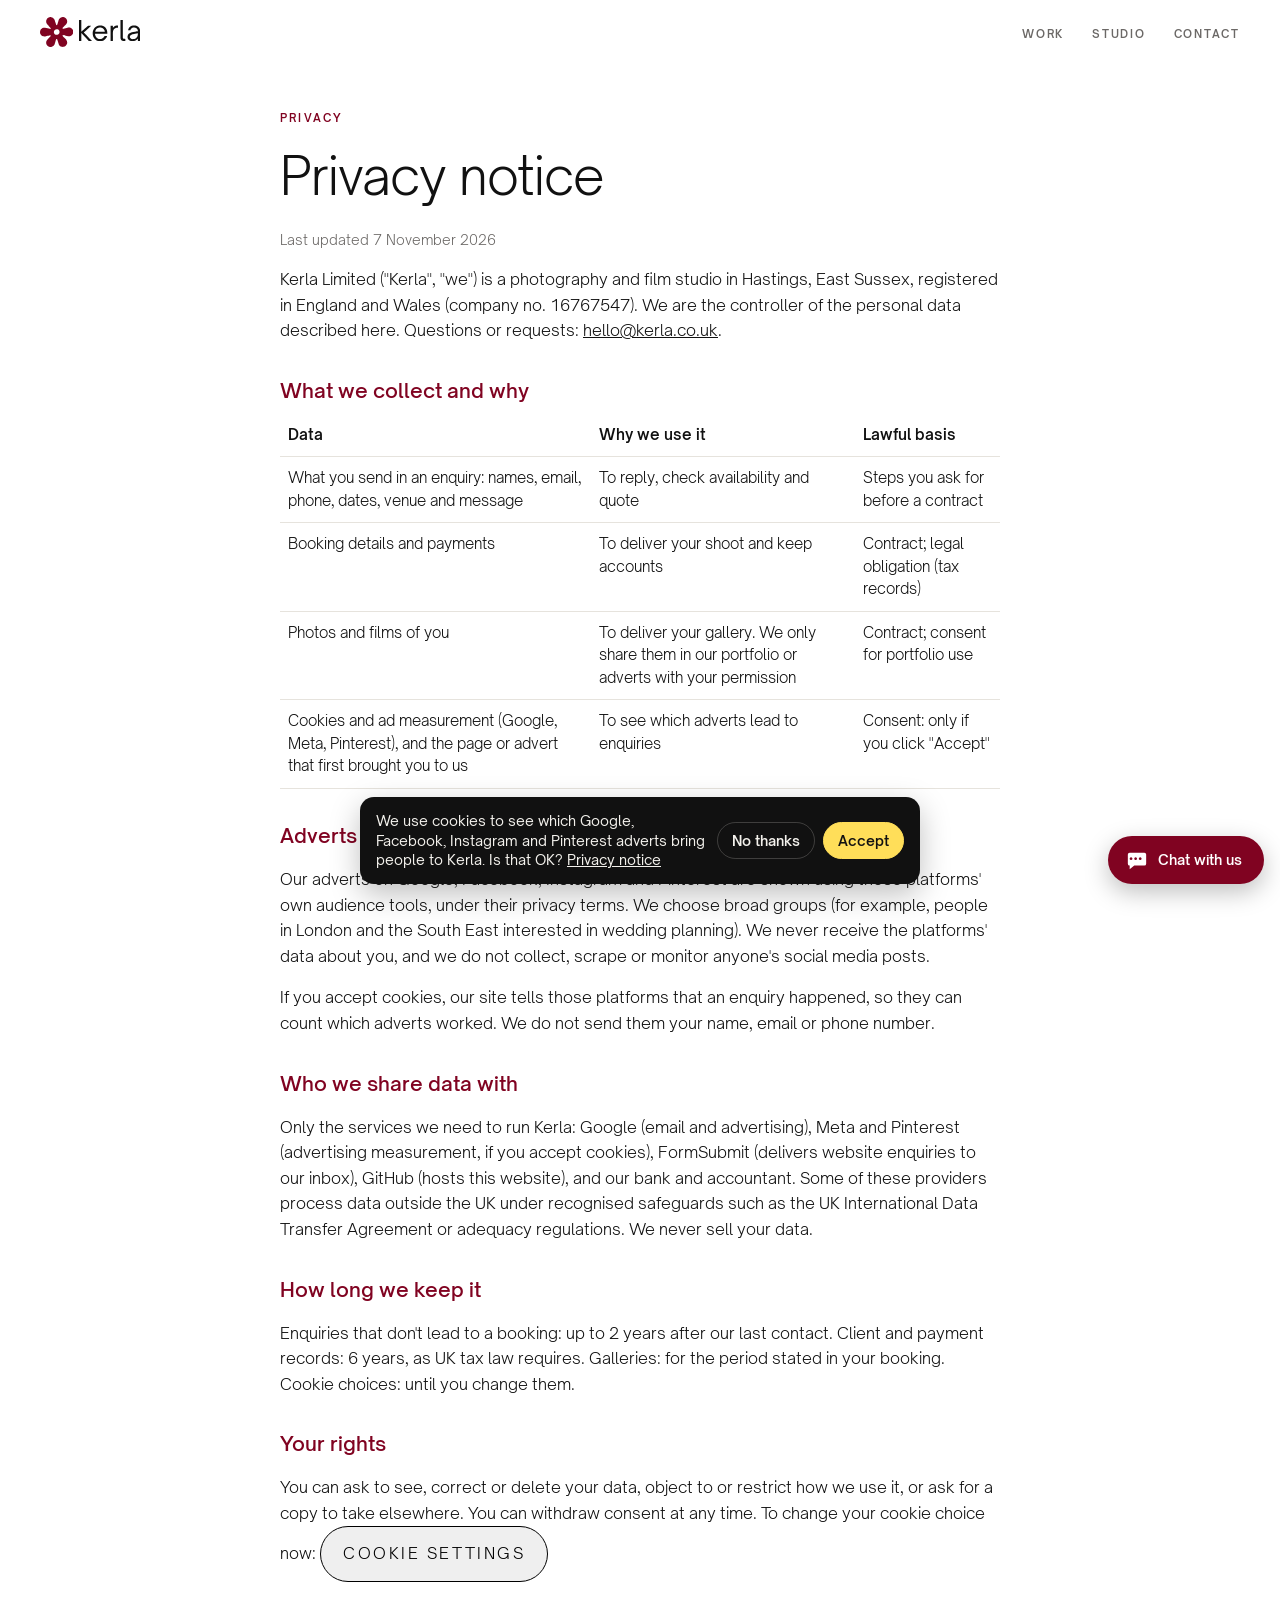
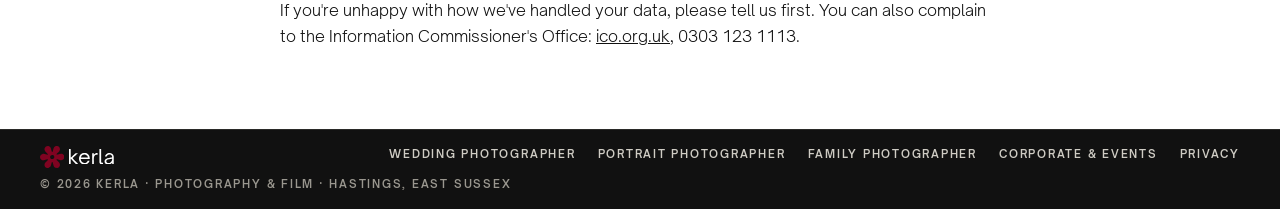
<file: privacy/index.html>
<!doctype html>
<html lang="en-GB">
<head>
<meta charset="utf-8">
<script src="../assets/track.js?v=5"></script>
<script src="../assets/chat.js?v=9" defer></script>
<meta name="viewport" content="width=device-width,initial-scale=1,viewport-fit=cover">
<title>Privacy Notice | Kerla</title>
<meta name="description" content="How Kerla Limited uses your personal data and cookies.">
<link rel="canonical" href="https://kerla.co.uk/privacy/">
<link rel="icon" href="../favicon.svg" type="image/svg+xml">
<meta property="og:type" content="website">
<meta property="og:site_name" content="Kerla">
<meta property="og:locale" content="en_GB">
<meta property="og:title" content="Privacy notice | Kerla">
<meta property="og:description" content="How Kerla Limited uses your personal data and cookies.">
<meta property="og:url" content="https://kerla.co.uk/privacy/">
<meta property="og:image" content="https://kerla.co.uk/img/wadhurst-dsc03686.jpg">
<meta name="twitter:card" content="summary_large_image">
<meta name="theme-color" content="#800321">
<link rel="stylesheet" href="../assets/site.css?v=3">
<style>
.legal{padding-block:40px 64px}.legal .wrap{max-width:760px}
.legal h1{font-size:clamp(32px,4vw,52px);font-weight:300;letter-spacing:-.02em;margin:10px 0 8px}
.legal h2{font-size:20px;font-weight:500;margin:32px 0 8px;color:var(--burgundy)}
.legal p,.legal li{line-height:1.6}.legal table{width:100%;border-collapse:collapse;font-size:15px}
.legal th,.legal td{text-align:left;vertical-align:top;padding:10px 8px;border-bottom:1px solid var(--rule)}
.legal .upd{color:var(--mute);font-size:14px}
.legal button{font:inherit;cursor:pointer}
</style>
</head>
<body>
<svg width="0" height="0" style="position:absolute" aria-hidden="true">
  <symbol id="flower" viewBox="470 536 1456 1316"><path fill="currentColor" fill-rule="evenodd" d="M947.6,1844.0C963.2,1842.7 982.3,1839.0 994.5,1834.8C1049.1,1816.1 1091.0,1776.4 1112.0,1723.6C1113.6,1719.5 1127.6,1672.8 1143.0,1619.8C1175.8,1507.2 1175.1,1509.5 1179.1,1504.7C1186.6,1495.6 1201.0,1492.8 1211.6,1498.3C1217.4,1501.2 1220.7,1504.7 1223.3,1510.5C1224.2,1512.7 1238.3,1559.7 1254.4,1615.0C1270.6,1670.3 1285.7,1720.0 1287.9,1725.4C1306.8,1771.6 1344.5,1808.6 1391.8,1827.5C1433.2,1843.9 1481.9,1845.2 1522.9,1830.8C1615.3,1798.4 1668.3,1704.5 1647.4,1610.1C1641.1,1582.0 1627.3,1553.7 1609.2,1532.2C1605.9,1528.2 1570.6,1491.4 1530.8,1450.4C1478.0,1396.0 1457.7,1374.5 1455.7,1370.7C1449.7,1359.5 1453.0,1345.8 1463.5,1337.8C1469.1,1333.6 1476.7,1331.5 1482.7,1332.6C1484.8,1332.9 1530.8,1343.8 1585.0,1356.7C1639.2,1369.5 1688.9,1381.0 1695.5,1382.1C1706.0,1383.9 1710.3,1384.1 1729.5,1383.7C1753.4,1383.1 1762.0,1382.0 1778.5,1376.9C1842.9,1357.2 1892.4,1306.7 1908.9,1243.8C1912.8,1228.9 1913.9,1222.5 1914.9,1207.8C1917.7,1168.8 1907.6,1128.1 1887.2,1095.2C1869.2,1066.2 1841.3,1041.2 1810.8,1026.5C1782.9,1013.1 1747.4,1005.6 1720.4,1007.3C1701.5,1008.6 1686.9,1011.8 1585.9,1037.1C1526.5,1052.0 1480.5,1063.0 1477.9,1063.0C1472.5,1063.0 1465.6,1060.0 1461.2,1055.7C1452.1,1047.0 1450.5,1032.7 1457.4,1022.4C1458.6,1020.7 1473.5,1004.7 1490.5,986.9C1606.0,866.1 1607.3,864.7 1617.7,850.2C1635.0,826.1 1647.4,794.4 1650.9,765.5C1652.3,754.1 1652.3,731.0 1651.0,720.0C1644.6,668.6 1618.5,622.8 1578.6,592.8C1525.2,552.7 1456.4,543.3 1395.0,567.7C1379.1,574.0 1373.4,577.0 1359.0,586.5C1327.5,607.4 1303.6,636.0 1289.1,670.0C1286.8,675.5 1272.5,722.8 1255.2,782.0C1238.7,838.4 1224.5,886.1 1223.8,888.0C1218.8,900.0 1204.6,906.3 1191.5,902.6C1187.2,901.3 1184.6,899.7 1181.1,896.2C1175.4,890.5 1178.8,901.0 1143.6,780.4C1128.5,728.7 1114.8,683.0 1113.2,678.9C1104.9,658.3 1096.8,644.1 1084.0,628.1C1056.6,593.9 1018.7,571.1 974.1,561.9C899.4,546.7 821.9,578.8 778.6,643.0C765.7,662.1 754.7,688.8 749.8,713.0C747.8,723.1 747.5,727.4 747.5,748.0C747.5,768.6 747.8,772.9 749.8,783.0C756.2,814.6 771.1,845.8 790.3,868.0C793.9,872.1 829.3,909.0 869.0,950.0C946.7,1030.1 946.0,1029.3 946.0,1039.6C946.0,1055.2 932.4,1068.4 918.1,1066.7C915.6,1066.4 870.5,1055.9 818.0,1043.5C694.8,1014.3 703.1,1016.0 677.9,1015.3C659.7,1014.8 655.8,1015.0 643.9,1017.0C582.0,1027.2 529.8,1065.9 502.5,1121.7C481.1,1165.3 477.4,1215.8 492.2,1261.9C500.9,1289.0 515.3,1313.0 535.4,1333.8C580.0,1379.9 643.4,1400.0 706.5,1388.0C712.5,1386.8 762.2,1374.7 816.7,1360.9C883.8,1344.1 917.7,1336.0 921.2,1336.0C931.2,1336.0 940.9,1343.2 944.7,1353.3C945.3,1355.1 945.9,1359.3 945.9,1362.6C946.0,1367.5 945.4,1369.8 943.2,1373.9C941.4,1377.4 918.5,1402.0 869.6,1453.1C830.6,1493.9 796.0,1530.3 792.7,1534.0C782.6,1545.5 774.3,1557.9 767.0,1572.5C758.8,1589.1 753.9,1602.8 750.2,1619.9C747.7,1631.7 747.5,1634.1 747.6,1657.0C747.6,1679.7 747.8,1682.4 750.3,1694.1C755.3,1717.8 761.6,1733.8 773.8,1754.4C804.1,1805.3 859.3,1839.3 919.0,1844.0C933.3,1845.1 933.7,1845.1 947.6,1844.0Z M1174.1,1318.9C1126.1,1308.8 1089.4,1271.9 1079.6,1223.7C1073.2,1192.7 1080.1,1159.0 1098.3,1132.0C1109.0,1116.1 1127.8,1099.7 1145.3,1090.9C1191.2,1067.7 1249.1,1076.5 1284.9,1112.1C1306.7,1133.8 1318.1,1157.7 1321.2,1187.8C1322.5,1201.5 1321.3,1215.6 1317.4,1230.0C1305.1,1276.1 1265.7,1311.9 1219.0,1319.5C1205.7,1321.6 1185.9,1321.4 1174.1,1318.9Z"/></symbol>
  <symbol id="lockup-flower" viewBox="426 549 778 701"><path fill="currentColor" fill-rule="evenodd" d="M656.2,1249.4C612.9,1242.4 579.5,1210.0 571.4,1167.3C569.2,1155.2 569.9,1133.8 573.0,1122.5C575.7,1112.6 581.4,1100.2 587.5,1091.1C590.2,1087.0 609.2,1066.4 633.2,1041.3C655.7,1017.8 675.0,997.1 676.1,995.5C681.3,987.2 674.4,974.0 664.8,974.0C663.3,974.0 636.0,980.6 604.3,988.8L546.5,1003.5L528.0,1003.4C510.8,1003.4 508.9,1003.2 500.5,1000.6C470.7,991.6 448.2,972.2 435.4,944.6C423.5,918.6 423.5,886.3 435.5,860.3C449.2,830.6 474.7,810.0 507.9,801.8C514.6,800.1 519.5,799.7 530.0,799.7L543.5,799.7L603.3,813.9C646.9,824.3 664.1,828.0 666.5,827.6C675.7,825.8 681.0,814.3 676.1,806.5C675.1,804.9 656.3,785.0 634.5,762.5C612.6,740.0 592.5,718.6 589.8,715.0C583.4,706.6 575.7,690.8 572.8,680.0C570.8,672.6 570.5,669.2 570.6,654.0C570.6,634.5 571.9,628.0 578.4,613.0C596.3,571.7 643.3,545.6 687.5,552.4C725.4,558.2 755.1,581.7 768.5,616.4C770.4,621.4 778.8,648.9 787.1,677.5C795.4,706.1 802.9,730.8 803.7,732.3C808.1,740.9 822.8,741.1 827.9,732.6C828.9,730.9 836.6,705.9 845.0,677.0C860.9,622.3 863.6,613.8 867.8,605.5C875.3,590.4 891.2,573.4 905.7,564.8C926.2,552.6 948.3,547.6 970.4,549.9C1024.8,555.8 1064.3,601.8 1061.7,656.0C1061.4,662.3 1060.2,671.3 1059.0,676.0C1056.6,686.0 1048.0,704.0 1041.6,712.4C1039.2,715.6 1020.8,735.3 1000.8,756.2C952.4,806.9 954.0,805.1 954.0,810.6C954.0,817.9 957.8,823.3 964.1,825.0C967.5,825.9 974.1,824.5 1025.7,811.6C1057.5,803.6 1087.7,796.6 1092.8,796.0C1126.4,791.9 1163.3,807.6 1183.8,834.9C1215.5,876.9 1211.2,934.7 1173.9,970.5C1159.3,984.5 1144.7,992.6 1125.2,997.6C1116.4,999.9 1114.1,1000.1 1099.5,999.7L1083.5,999.3L1026.1,985.6C983.5,975.4 967.8,972.0 965.2,972.5C960.5,973.4 955.1,978.6 954.0,983.3C952.3,991.1 952.5,991.3 996.3,1036.7C1019.0,1060.1 1039.4,1081.8 1041.7,1084.9C1060.8,1110.0 1066.8,1145.1 1057.4,1175.4C1045.9,1212.1 1016.1,1238.9 977.5,1247.2C974.2,1247.9 965.5,1248.4 958.0,1248.4C946.8,1248.3 942.7,1247.9 934.0,1245.7C901.6,1237.5 875.6,1215.0 863.7,1185.0C862.3,1181.4 853.9,1153.9 845.1,1123.7C836.3,1093.6 828.3,1067.9 827.5,1066.6C822.3,1058.8 807.8,1059.6 803.5,1068.0C802.7,1069.6 794.6,1096.4 785.4,1127.6C768.3,1186.2 765.9,1192.9 757.0,1206.0C742.4,1227.5 717.8,1243.5 691.1,1248.9C681.8,1250.8 666.2,1251.1 656.2,1249.4Z M830.9,964.0C855.8,958.0 874.7,939.2 880.5,914.6C882.4,906.8 882.4,892.2 880.5,884.5C875.4,862.9 858.7,844.6 837.3,837.4C814.9,829.7 788.4,835.3 771.3,851.3C756.8,864.9 749.7,880.9 749.7,900.0C749.6,911.2 751.1,918.0 755.5,927.5C769.0,956.7 799.5,971.5 830.9,964.0Z"/></symbol>
  <symbol id="lockup-text" viewBox="1361 625 1429 494"><path fill="currentColor" fill-rule="evenodd" d="M1829.1,1118.9C1804.2,1116.0 1777.4,1105.9 1755.0,1090.9C1738.7,1080.0 1720.0,1060.3 1708.3,1041.5C1702.9,1033.0 1694.2,1014.0 1690.6,1002.8C1683.6,981.6 1680.9,962.8 1680.8,936.0C1680.7,915.4 1682.1,903.3 1687.1,883.5C1696.8,844.8 1719.5,809.0 1748.5,786.5C1770.8,769.3 1797.8,758.3 1827.5,754.4C1844.8,752.1 1872.1,753.0 1888.5,756.4C1941.1,767.4 1981.3,797.4 2003.8,842.5C2016.2,867.4 2021.5,891.2 2022.7,927.2L2023.3,947.0L1878.7,947.0L1734.0,947.0L1734.6,951.8C1739.5,991.8 1759.9,1029.2 1788.7,1051.0C1820.4,1075.0 1866.7,1078.7 1904.0,1060.0C1924.9,1049.5 1944.7,1029.0 1954.7,1007.3L1958.1,1000.0L1987.1,1000.0L2016.1,1000.0L2015.5,1002.2C2012.2,1013.2 2002.7,1033.1 1995.8,1043.8C1967.0,1087.9 1925.9,1113.4 1874.8,1119.0C1863.6,1120.2 1839.8,1120.1 1829.1,1118.9Z M2584.5,1118.4C2556.4,1114.0 2536.3,1104.5 2519.7,1087.7C2495.7,1063.2 2487.5,1019.1 2500.5,984.4C2509.9,959.3 2533.3,938.6 2567.4,925.0C2581.9,919.3 2605.1,913.9 2670.0,901.4C2706.0,894.5 2735.8,888.5 2736.2,888.1C2737.4,887.0 2735.2,867.2 2733.0,858.4C2723.8,822.5 2692.5,801.0 2649.4,801.0C2620.3,801.0 2595.4,811.7 2578.9,831.3C2572.5,838.9 2565.5,852.0 2563.7,859.8L2562.5,865.0L2535.3,865.0C2512.6,865.0 2508.0,864.8 2508.0,863.6C2508.0,860.1 2513.4,842.2 2516.9,834.1C2531.7,799.7 2558.4,775.1 2595.1,762.1C2643.9,744.7 2707.0,752.6 2743.8,780.7C2767.3,798.6 2781.5,824.0 2788.1,860.0L2790.4,872.5L2790.8,993.2L2791.1,1114.0L2764.1,1114.0L2737.0,1114.0L2736.8,1086.3L2736.5,1058.7L2729.2,1067.8C2713.9,1087.0 2693.1,1102.4 2671.5,1110.5C2662.1,1114.1 2646.5,1117.6 2634.8,1118.9C2621.6,1120.4 2595.5,1120.1 2584.5,1118.4Z M1361.0,869.5L1361.0,625.0L1388.0,625.0L1415.0,625.0L1415.0,762.6C1415.0,848.3 1415.4,900.0 1415.9,899.8C1416.5,899.6 1442.7,876.1 1474.2,847.4C1505.7,818.7 1540.5,787.1 1551.5,777.2L1571.5,759.0L1608.8,759.0C1629.4,759.0 1646.0,759.4 1645.8,759.8C1645.7,760.3 1617.4,785.8 1583.0,816.6C1488.6,901.0 1474.0,914.3 1474.0,915.1C1474.0,915.5 1484.7,927.0 1497.8,940.7C1510.8,954.3 1550.0,995.5 1584.9,1032.0C1619.8,1068.6 1651.7,1102.0 1655.9,1106.2L1663.5,1114.0L1626.0,1113.9L1588.5,1113.9L1546.0,1068.3C1522.6,1043.2 1483.7,1001.5 1459.5,975.6L1415.5,928.6L1415.2,1021.3L1415.0,1114.0L1388.0,1114.0L1361.0,1114.0L1361.0,869.5Z M2099.0,936.5L2099.0,759.0L2126.0,759.0L2153.0,759.0L2153.0,783.0L2153.0,806.9L2165.2,794.7C2186.8,773.0 2207.7,761.4 2235.0,755.9C2240.2,754.9 2250.7,753.7 2258.2,753.3L2272.0,752.7L2272.0,779.8L2272.0,807.0L2259.8,807.0C2245.2,807.0 2229.2,809.0 2219.5,812.1C2190.5,821.1 2169.4,843.6 2159.6,876.0C2153.5,896.3 2153.6,893.7 2153.3,1008.8L2152.9,1114.0L2126.0,1114.0L2099.0,1114.0L2099.0,936.5Z M2399.0,1113.3C2376.9,1111.2 2363.3,1106.1 2352.1,1095.6C2342.5,1086.5 2336.7,1075.0 2332.7,1057.1C2330.6,1047.5 2330.6,1047.3 2330.3,836.2L2330.0,625.0L2357.5,625.0L2385.0,625.0L2385.2,832.8C2385.5,1036.6 2385.5,1040.6 2387.5,1046.0C2388.8,1049.6 2391.1,1053.1 2394.1,1056.2C2400.9,1063.0 2408.0,1065.0 2428.2,1065.7L2444.0,1066.3L2444.0,1090.1L2444.0,1114.0L2423.2,1113.8C2411.8,1113.8 2400.9,1113.5 2399.0,1113.3Z M2638.5,1070.5C2651.5,1068.4 2661.2,1065.5 2670.4,1060.9C2705.6,1043.3 2725.7,1017.0 2733.4,978.5C2735.7,967.0 2737.0,954.0 2737.0,942.7C2737.0,933.8 2736.8,932.9 2735.2,933.4C2734.3,933.7 2706.1,939.3 2672.5,946.0C2630.0,954.4 2607.7,959.2 2599.0,962.0C2564.8,973.0 2549.0,990.7 2549.0,1018.3C2549.0,1042.0 2563.3,1060.1 2588.5,1068.4C2599.8,1072.1 2623.0,1073.1 2638.5,1070.5Z M1963.7,892.2C1960.4,852.8 1929.2,817.4 1887.5,805.6C1873.8,801.8 1863.6,800.7 1847.1,801.3C1823.3,802.2 1806.2,807.4 1788.0,819.5C1763.8,835.5 1747.2,861.2 1740.6,892.8L1739.2,899.0L1851.8,899.0L1964.3,899.0L1963.7,892.2Z"/></symbol>
</svg>
<header class="nav">
  <div class="wrap">
    <a class="wordmark" href="../" aria-label="Kerla home"><span class="mark"><svg class="lk-flower" aria-hidden="true"><use href="#lockup-flower"/></svg><svg class="lk-text" role="img" aria-label="kerla"><use href="#lockup-text"/></svg></span></a>
    <ul>
      <li><a href="../#work">Work</a></li>
      <li><a href="../#studio">Studio</a></li>
      <li><a href="../#contact">Contact</a></li>
    </ul>
  </div>
</header>
<main class="legal"><div class="wrap">
<span class="label" style="color:var(--burgundy)">Privacy</span>
<h1>Privacy notice</h1>
<p class="upd">Last updated 7 November 2026</p>
<p>Kerla Limited ("Kerla", "we") is a photography and film studio in Hastings, East Sussex, registered in England and Wales (company no. 16767547). We are the controller of the personal data described here. Questions or requests: <a href="mailto:hello@kerla.co.uk">hello@kerla.co.uk</a>.</p>

<h2>What we collect and why</h2>
<table>
<tr><th>Data</th><th>Why we use it</th><th>Lawful basis</th></tr>
<tr><td>What you send in an enquiry: names, email, phone, dates, venue and message</td><td>To reply, check availability and quote</td><td>Steps you ask for before a contract</td></tr>
<tr><td>Booking details and payments</td><td>To deliver your shoot and keep accounts</td><td>Contract; legal obligation (tax records)</td></tr>
<tr><td>Photos and films of you</td><td>To deliver your gallery. We only share them in our portfolio or adverts with your permission</td><td>Contract; consent for portfolio use</td></tr>
<tr><td>Cookies and ad measurement (Google, Meta, Pinterest), and the page or advert that first brought you to us</td><td>To see which adverts lead to enquiries</td><td>Consent: only if you click "Accept"</td></tr>
</table>

<h2>Adverts and social media</h2>
<p>Our adverts on Google, Facebook, Instagram and Pinterest are shown using those platforms' own audience tools, under their privacy terms. We choose broad groups (for example, people in London and the South East interested in wedding planning). We never receive the platforms' data about you, and we do not collect, scrape or monitor anyone's social media posts.</p>
<p>If you accept cookies, our site tells those platforms that an enquiry happened, so they can count which adverts worked. We do not send them your name, email or phone number.</p>

<h2>Who we share data with</h2>
<p>Only the services we need to run Kerla: Google (email and advertising), Meta and Pinterest (advertising measurement, if you accept cookies), FormSubmit (delivers website enquiries to our inbox), GitHub (hosts this website), and our bank and accountant. Some of these providers process data outside the UK under recognised safeguards such as the UK International Data Transfer Agreement or adequacy regulations. We never sell your data.</p>

<h2>How long we keep it</h2>
<p>Enquiries that don't lead to a booking: up to 2 years after our last contact. Client and payment records: 6 years, as UK tax law requires. Galleries: for the period stated in your booking. Cookie choices: until you change them.</p>

<h2>Your rights</h2>
<p>You can ask to see, correct or delete your data, object to or restrict how we use it, or ask for a copy to take elsewhere. You can withdraw consent at any time. To change your cookie choice now: <button type="button" class="btn" onclick="window.kerlaResetConsent&amp;&amp;kerlaResetConsent()">Cookie settings</button></p>
<p>If you're unhappy with how we've handled your data, please tell us first. You can also complain to the Information Commissioner's Office: <a href="https://ico.org.uk/make-a-complaint/" target="_blank" rel="noopener">ico.org.uk</a>, 0303 123 1113.</p>
</div></main>
<footer class="foot">
  <div class="wrap"><a class="wordmark" href="../" aria-label="Kerla home"><span class="mark"><svg class="lk-flower" aria-hidden="true"><use href="#lockup-flower"/></svg><svg class="lk-text" role="img" aria-label="kerla"><use href="#lockup-text"/></svg></span></a><nav class="foot-links" aria-label="Services"><a href="../wedding-photographer-hastings/">Wedding photographer</a><a href="../portrait-photographer-hastings/">Portrait photographer</a><a href="../family-photographer-hastings/">Family photographer</a><a href="../corporate-photographer-hastings/">Corporate &amp; events</a><a href="../privacy/">Privacy</a></nav><span>© 2026 Kerla · Photography &amp; film · Hastings, East Sussex</span></div>
</footer>
<script>const nav=document.querySelector(".nav");addEventListener("scroll",()=>nav.classList.toggle("tight",scrollY>40),{passive:true});</script>
</body>
</html>
</file>
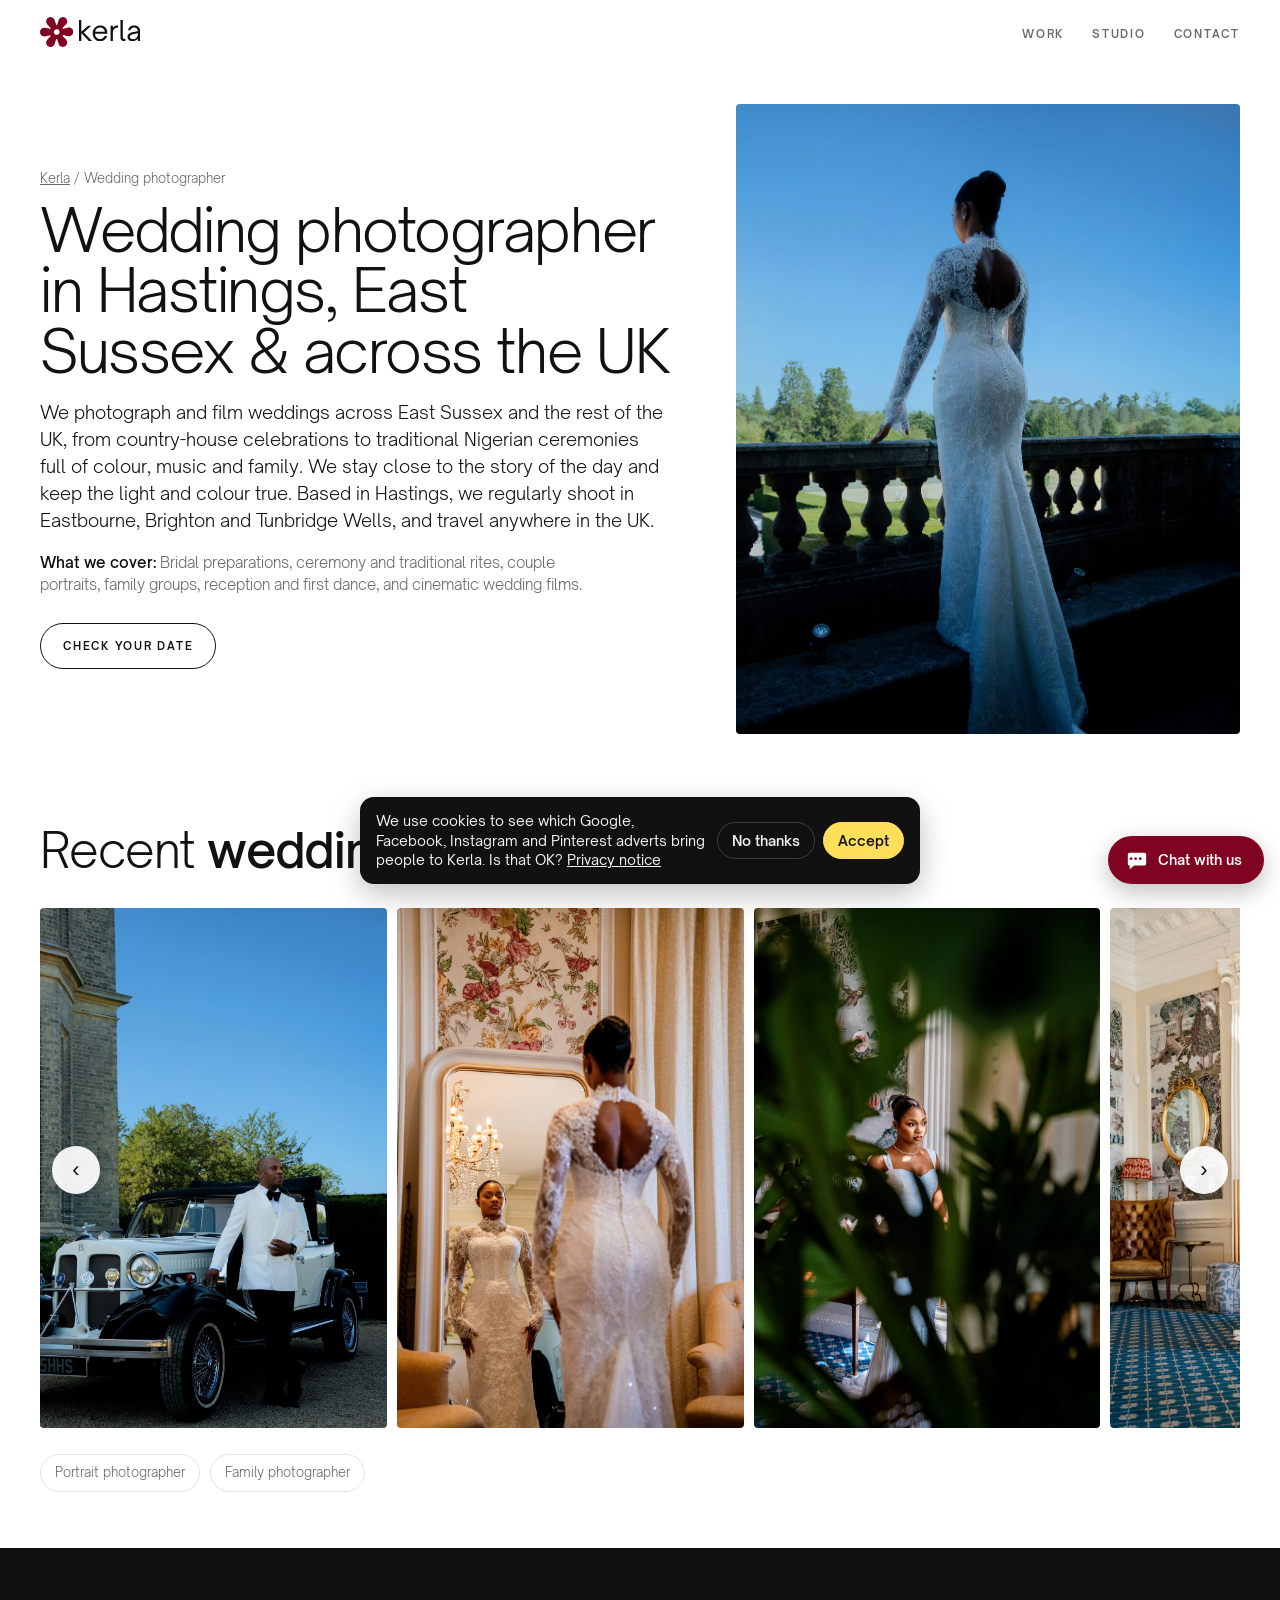
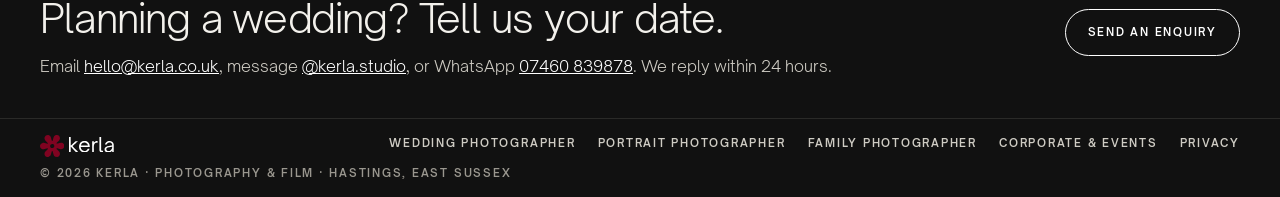
<file: wedding-photographer-hastings/index.html>
<!doctype html>
<html lang="en-GB">
<head>
<meta charset="utf-8">
<script src="../assets/track.js?v=5"></script>
<script src="../assets/chat.js?v=9" defer></script>
<meta name="viewport" content="width=device-width,initial-scale=1,viewport-fit=cover">
<title>Wedding Photographer in Hastings &amp; East Sussex | Kerla</title>
<meta name="description" content="Wedding photographer and filmmaker based in Hastings, East Sussex. Country-house, church and traditional Nigerian weddings photographed with rich, true colour covering Hastings, Eastbourne, Brighton, Tunbridge Wells and anywhere in the UK.">
<link rel="canonical" href="https://kerla.co.uk/wedding-photographer-hastings/">
<link rel="icon" href="../favicon.svg" type="image/svg+xml">
<meta property="og:type" content="website">
<meta property="og:site_name" content="Kerla">
<meta property="og:locale" content="en_GB">
<meta property="og:title" content="Wedding Photographer in Hastings &amp; East Sussex | Kerla">
<meta property="og:description" content="Wedding photographer and filmmaker based in Hastings, East Sussex. Country-house, church and traditional Nigerian weddings photographed with rich, true colour covering Hastings, Eastbourne, Brighton, Tunbridge Wells and anywhere in the UK.">
<meta property="og:url" content="https://kerla.co.uk/wedding-photographer-hastings/">
<meta property="og:image" content="https://kerla.co.uk/img/hedsor-dsc02041.jpg">
<meta name="twitter:card" content="summary_large_image">
<meta name="theme-color" content="#800321">
<link rel="stylesheet" href="../assets/site.css?v=3">
<style>
.svc{padding-block:40px 32px}
.svc .wrap{display:grid;grid-template-columns:minmax(0,1fr) minmax(0,42%);gap:48px;align-items:center}
.svc h1{font-size:clamp(34px,4.6vw,64px);font-weight:300;letter-spacing:-.025em;line-height:1.02;margin:12px 0 18px}
.svc .lead{font-size:18px;max-width:52ch;margin:0 0 18px}
.svc .cover{font-size:15px;color:var(--mute);max-width:56ch;margin:0 0 26px}
.svc .cover b{color:var(--fg);font-weight:500}
.svc .label{color:var(--burgundy)}
.svc .photo{aspect-ratio:4/5;overflow:hidden;border-radius:4px;background:var(--panel)}
.svc .photo img{width:100%;height:100%;object-fit:cover;object-position:50% 25%}
.svc .btn{color:var(--fg)}
.crumbs{font-size:13px;color:var(--mute);margin:0}.crumbs a{color:inherit}
.other{display:flex;gap:10px;flex-wrap:wrap;margin-top:22px}
.other a{font-size:13px;text-decoration:none;border:1px solid var(--rule);border-radius:999px;padding:8px 14px;color:var(--mute)}
.other a:hover{color:var(--fg);border-color:var(--fg)}
.band{background:#111;color:#f3f1ec}
.band .wrap{display:flex;justify-content:space-between;align-items:center;gap:24px;flex-wrap:wrap;padding-block:40px}
.band h2{font-size:clamp(26px,3.4vw,40px);font-weight:300;letter-spacing:-.02em;margin:0}
.band p{margin:6px 0 0;color:#cfccc4}.band a{color:#fff}
.band .btn{color:#fff}.band .btn:hover{background:var(--yellow);color:#111;border-color:var(--yellow)}
.track .ph{cursor:default}
@media (max-width:820px){.svc .wrap{grid-template-columns:1fr;gap:24px}.svc .photo{aspect-ratio:3/2;order:-1}}
</style>
<script type="application/ld+json">{"@context": "https://schema.org", "@graph": [{"@type": "Service", "name": "Wedding photography and film", "serviceType": "Wedding photography and film", "url": "https://kerla.co.uk/wedding-photographer-hastings/", "description": "Wedding photographer and filmmaker based in Hastings, East Sussex. Country-house, church and traditional Nigerian weddings photographed with rich, true colour covering Hastings, Eastbourne, Brighton, Tunbridge Wells and anywhere in the UK.", "provider": {"@type": ["ProfessionalService", "LocalBusiness"], "@id": "https://kerla.co.uk/#business", "name": "Kerla", "url": "https://kerla.co.uk/", "email": "hello@kerla.co.uk", "address": {"@type": "PostalAddress", "addressLocality": "Hastings", "addressRegion": "East Sussex", "addressCountry": "GB"}}, "areaServed": [{"@type": "City", "name": "Hastings"}, {"@type": "City", "name": "Eastbourne"}, {"@type": "City", "name": "Brighton"}, {"@type": "City", "name": "Tunbridge Wells"}, {"@type": "City", "name": "Bexhill-on-Sea"}, {"@type": "City", "name": "Rye"}, {"@type": "City", "name": "Battle"}, {"@type": "City", "name": "Lewes"}, {"@type": "AdministrativeArea", "name": "East Sussex"}, {"@type": "AdministrativeArea", "name": "Kent"}, {"@type": "Country", "name": "United Kingdom"}], "image": ["https://kerla.co.uk/img/hedsor-dsc02052.jpg", "https://kerla.co.uk/img/hedsor-dsc02030.jpg", "https://kerla.co.uk/img/hedsor-dsc01989.jpg", "https://kerla.co.uk/img/hedsor-dsc01976.jpg", "https://kerla.co.uk/img/hedsor-dsc01960.jpg", "https://kerla.co.uk/img/hedsor-dsc01801.jpg"]}, {"@type": "BreadcrumbList", "itemListElement": [{"@type": "ListItem", "position": 1, "name": "Kerla", "item": "https://kerla.co.uk/"}, {"@type": "ListItem", "position": 2, "name": "Wedding photographer", "item": "https://kerla.co.uk/wedding-photographer-hastings/"}]}]}</script>
</head>
<body>
<svg width="0" height="0" style="position:absolute" aria-hidden="true">
  <symbol id="flower" viewBox="470 536 1456 1316"><path fill="currentColor" fill-rule="evenodd" d="M947.6,1844.0C963.2,1842.7 982.3,1839.0 994.5,1834.8C1049.1,1816.1 1091.0,1776.4 1112.0,1723.6C1113.6,1719.5 1127.6,1672.8 1143.0,1619.8C1175.8,1507.2 1175.1,1509.5 1179.1,1504.7C1186.6,1495.6 1201.0,1492.8 1211.6,1498.3C1217.4,1501.2 1220.7,1504.7 1223.3,1510.5C1224.2,1512.7 1238.3,1559.7 1254.4,1615.0C1270.6,1670.3 1285.7,1720.0 1287.9,1725.4C1306.8,1771.6 1344.5,1808.6 1391.8,1827.5C1433.2,1843.9 1481.9,1845.2 1522.9,1830.8C1615.3,1798.4 1668.3,1704.5 1647.4,1610.1C1641.1,1582.0 1627.3,1553.7 1609.2,1532.2C1605.9,1528.2 1570.6,1491.4 1530.8,1450.4C1478.0,1396.0 1457.7,1374.5 1455.7,1370.7C1449.7,1359.5 1453.0,1345.8 1463.5,1337.8C1469.1,1333.6 1476.7,1331.5 1482.7,1332.6C1484.8,1332.9 1530.8,1343.8 1585.0,1356.7C1639.2,1369.5 1688.9,1381.0 1695.5,1382.1C1706.0,1383.9 1710.3,1384.1 1729.5,1383.7C1753.4,1383.1 1762.0,1382.0 1778.5,1376.9C1842.9,1357.2 1892.4,1306.7 1908.9,1243.8C1912.8,1228.9 1913.9,1222.5 1914.9,1207.8C1917.7,1168.8 1907.6,1128.1 1887.2,1095.2C1869.2,1066.2 1841.3,1041.2 1810.8,1026.5C1782.9,1013.1 1747.4,1005.6 1720.4,1007.3C1701.5,1008.6 1686.9,1011.8 1585.9,1037.1C1526.5,1052.0 1480.5,1063.0 1477.9,1063.0C1472.5,1063.0 1465.6,1060.0 1461.2,1055.7C1452.1,1047.0 1450.5,1032.7 1457.4,1022.4C1458.6,1020.7 1473.5,1004.7 1490.5,986.9C1606.0,866.1 1607.3,864.7 1617.7,850.2C1635.0,826.1 1647.4,794.4 1650.9,765.5C1652.3,754.1 1652.3,731.0 1651.0,720.0C1644.6,668.6 1618.5,622.8 1578.6,592.8C1525.2,552.7 1456.4,543.3 1395.0,567.7C1379.1,574.0 1373.4,577.0 1359.0,586.5C1327.5,607.4 1303.6,636.0 1289.1,670.0C1286.8,675.5 1272.5,722.8 1255.2,782.0C1238.7,838.4 1224.5,886.1 1223.8,888.0C1218.8,900.0 1204.6,906.3 1191.5,902.6C1187.2,901.3 1184.6,899.7 1181.1,896.2C1175.4,890.5 1178.8,901.0 1143.6,780.4C1128.5,728.7 1114.8,683.0 1113.2,678.9C1104.9,658.3 1096.8,644.1 1084.0,628.1C1056.6,593.9 1018.7,571.1 974.1,561.9C899.4,546.7 821.9,578.8 778.6,643.0C765.7,662.1 754.7,688.8 749.8,713.0C747.8,723.1 747.5,727.4 747.5,748.0C747.5,768.6 747.8,772.9 749.8,783.0C756.2,814.6 771.1,845.8 790.3,868.0C793.9,872.1 829.3,909.0 869.0,950.0C946.7,1030.1 946.0,1029.3 946.0,1039.6C946.0,1055.2 932.4,1068.4 918.1,1066.7C915.6,1066.4 870.5,1055.9 818.0,1043.5C694.8,1014.3 703.1,1016.0 677.9,1015.3C659.7,1014.8 655.8,1015.0 643.9,1017.0C582.0,1027.2 529.8,1065.9 502.5,1121.7C481.1,1165.3 477.4,1215.8 492.2,1261.9C500.9,1289.0 515.3,1313.0 535.4,1333.8C580.0,1379.9 643.4,1400.0 706.5,1388.0C712.5,1386.8 762.2,1374.7 816.7,1360.9C883.8,1344.1 917.7,1336.0 921.2,1336.0C931.2,1336.0 940.9,1343.2 944.7,1353.3C945.3,1355.1 945.9,1359.3 945.9,1362.6C946.0,1367.5 945.4,1369.8 943.2,1373.9C941.4,1377.4 918.5,1402.0 869.6,1453.1C830.6,1493.9 796.0,1530.3 792.7,1534.0C782.6,1545.5 774.3,1557.9 767.0,1572.5C758.8,1589.1 753.9,1602.8 750.2,1619.9C747.7,1631.7 747.5,1634.1 747.6,1657.0C747.6,1679.7 747.8,1682.4 750.3,1694.1C755.3,1717.8 761.6,1733.8 773.8,1754.4C804.1,1805.3 859.3,1839.3 919.0,1844.0C933.3,1845.1 933.7,1845.1 947.6,1844.0Z M1174.1,1318.9C1126.1,1308.8 1089.4,1271.9 1079.6,1223.7C1073.2,1192.7 1080.1,1159.0 1098.3,1132.0C1109.0,1116.1 1127.8,1099.7 1145.3,1090.9C1191.2,1067.7 1249.1,1076.5 1284.9,1112.1C1306.7,1133.8 1318.1,1157.7 1321.2,1187.8C1322.5,1201.5 1321.3,1215.6 1317.4,1230.0C1305.1,1276.1 1265.7,1311.9 1219.0,1319.5C1205.7,1321.6 1185.9,1321.4 1174.1,1318.9Z"/></symbol>
  <symbol id="lockup-flower" viewBox="426 549 778 701"><path fill="currentColor" fill-rule="evenodd" d="M656.2,1249.4C612.9,1242.4 579.5,1210.0 571.4,1167.3C569.2,1155.2 569.9,1133.8 573.0,1122.5C575.7,1112.6 581.4,1100.2 587.5,1091.1C590.2,1087.0 609.2,1066.4 633.2,1041.3C655.7,1017.8 675.0,997.1 676.1,995.5C681.3,987.2 674.4,974.0 664.8,974.0C663.3,974.0 636.0,980.6 604.3,988.8L546.5,1003.5L528.0,1003.4C510.8,1003.4 508.9,1003.2 500.5,1000.6C470.7,991.6 448.2,972.2 435.4,944.6C423.5,918.6 423.5,886.3 435.5,860.3C449.2,830.6 474.7,810.0 507.9,801.8C514.6,800.1 519.5,799.7 530.0,799.7L543.5,799.7L603.3,813.9C646.9,824.3 664.1,828.0 666.5,827.6C675.7,825.8 681.0,814.3 676.1,806.5C675.1,804.9 656.3,785.0 634.5,762.5C612.6,740.0 592.5,718.6 589.8,715.0C583.4,706.6 575.7,690.8 572.8,680.0C570.8,672.6 570.5,669.2 570.6,654.0C570.6,634.5 571.9,628.0 578.4,613.0C596.3,571.7 643.3,545.6 687.5,552.4C725.4,558.2 755.1,581.7 768.5,616.4C770.4,621.4 778.8,648.9 787.1,677.5C795.4,706.1 802.9,730.8 803.7,732.3C808.1,740.9 822.8,741.1 827.9,732.6C828.9,730.9 836.6,705.9 845.0,677.0C860.9,622.3 863.6,613.8 867.8,605.5C875.3,590.4 891.2,573.4 905.7,564.8C926.2,552.6 948.3,547.6 970.4,549.9C1024.8,555.8 1064.3,601.8 1061.7,656.0C1061.4,662.3 1060.2,671.3 1059.0,676.0C1056.6,686.0 1048.0,704.0 1041.6,712.4C1039.2,715.6 1020.8,735.3 1000.8,756.2C952.4,806.9 954.0,805.1 954.0,810.6C954.0,817.9 957.8,823.3 964.1,825.0C967.5,825.9 974.1,824.5 1025.7,811.6C1057.5,803.6 1087.7,796.6 1092.8,796.0C1126.4,791.9 1163.3,807.6 1183.8,834.9C1215.5,876.9 1211.2,934.7 1173.9,970.5C1159.3,984.5 1144.7,992.6 1125.2,997.6C1116.4,999.9 1114.1,1000.1 1099.5,999.7L1083.5,999.3L1026.1,985.6C983.5,975.4 967.8,972.0 965.2,972.5C960.5,973.4 955.1,978.6 954.0,983.3C952.3,991.1 952.5,991.3 996.3,1036.7C1019.0,1060.1 1039.4,1081.8 1041.7,1084.9C1060.8,1110.0 1066.8,1145.1 1057.4,1175.4C1045.9,1212.1 1016.1,1238.9 977.5,1247.2C974.2,1247.9 965.5,1248.4 958.0,1248.4C946.8,1248.3 942.7,1247.9 934.0,1245.7C901.6,1237.5 875.6,1215.0 863.7,1185.0C862.3,1181.4 853.9,1153.9 845.1,1123.7C836.3,1093.6 828.3,1067.9 827.5,1066.6C822.3,1058.8 807.8,1059.6 803.5,1068.0C802.7,1069.6 794.6,1096.4 785.4,1127.6C768.3,1186.2 765.9,1192.9 757.0,1206.0C742.4,1227.5 717.8,1243.5 691.1,1248.9C681.8,1250.8 666.2,1251.1 656.2,1249.4Z M830.9,964.0C855.8,958.0 874.7,939.2 880.5,914.6C882.4,906.8 882.4,892.2 880.5,884.5C875.4,862.9 858.7,844.6 837.3,837.4C814.9,829.7 788.4,835.3 771.3,851.3C756.8,864.9 749.7,880.9 749.7,900.0C749.6,911.2 751.1,918.0 755.5,927.5C769.0,956.7 799.5,971.5 830.9,964.0Z"/></symbol>
  <symbol id="lockup-text" viewBox="1361 625 1429 494"><path fill="currentColor" fill-rule="evenodd" d="M1829.1,1118.9C1804.2,1116.0 1777.4,1105.9 1755.0,1090.9C1738.7,1080.0 1720.0,1060.3 1708.3,1041.5C1702.9,1033.0 1694.2,1014.0 1690.6,1002.8C1683.6,981.6 1680.9,962.8 1680.8,936.0C1680.7,915.4 1682.1,903.3 1687.1,883.5C1696.8,844.8 1719.5,809.0 1748.5,786.5C1770.8,769.3 1797.8,758.3 1827.5,754.4C1844.8,752.1 1872.1,753.0 1888.5,756.4C1941.1,767.4 1981.3,797.4 2003.8,842.5C2016.2,867.4 2021.5,891.2 2022.7,927.2L2023.3,947.0L1878.7,947.0L1734.0,947.0L1734.6,951.8C1739.5,991.8 1759.9,1029.2 1788.7,1051.0C1820.4,1075.0 1866.7,1078.7 1904.0,1060.0C1924.9,1049.5 1944.7,1029.0 1954.7,1007.3L1958.1,1000.0L1987.1,1000.0L2016.1,1000.0L2015.5,1002.2C2012.2,1013.2 2002.7,1033.1 1995.8,1043.8C1967.0,1087.9 1925.9,1113.4 1874.8,1119.0C1863.6,1120.2 1839.8,1120.1 1829.1,1118.9Z M2584.5,1118.4C2556.4,1114.0 2536.3,1104.5 2519.7,1087.7C2495.7,1063.2 2487.5,1019.1 2500.5,984.4C2509.9,959.3 2533.3,938.6 2567.4,925.0C2581.9,919.3 2605.1,913.9 2670.0,901.4C2706.0,894.5 2735.8,888.5 2736.2,888.1C2737.4,887.0 2735.2,867.2 2733.0,858.4C2723.8,822.5 2692.5,801.0 2649.4,801.0C2620.3,801.0 2595.4,811.7 2578.9,831.3C2572.5,838.9 2565.5,852.0 2563.7,859.8L2562.5,865.0L2535.3,865.0C2512.6,865.0 2508.0,864.8 2508.0,863.6C2508.0,860.1 2513.4,842.2 2516.9,834.1C2531.7,799.7 2558.4,775.1 2595.1,762.1C2643.9,744.7 2707.0,752.6 2743.8,780.7C2767.3,798.6 2781.5,824.0 2788.1,860.0L2790.4,872.5L2790.8,993.2L2791.1,1114.0L2764.1,1114.0L2737.0,1114.0L2736.8,1086.3L2736.5,1058.7L2729.2,1067.8C2713.9,1087.0 2693.1,1102.4 2671.5,1110.5C2662.1,1114.1 2646.5,1117.6 2634.8,1118.9C2621.6,1120.4 2595.5,1120.1 2584.5,1118.4Z M1361.0,869.5L1361.0,625.0L1388.0,625.0L1415.0,625.0L1415.0,762.6C1415.0,848.3 1415.4,900.0 1415.9,899.8C1416.5,899.6 1442.7,876.1 1474.2,847.4C1505.7,818.7 1540.5,787.1 1551.5,777.2L1571.5,759.0L1608.8,759.0C1629.4,759.0 1646.0,759.4 1645.8,759.8C1645.7,760.3 1617.4,785.8 1583.0,816.6C1488.6,901.0 1474.0,914.3 1474.0,915.1C1474.0,915.5 1484.7,927.0 1497.8,940.7C1510.8,954.3 1550.0,995.5 1584.9,1032.0C1619.8,1068.6 1651.7,1102.0 1655.9,1106.2L1663.5,1114.0L1626.0,1113.9L1588.5,1113.9L1546.0,1068.3C1522.6,1043.2 1483.7,1001.5 1459.5,975.6L1415.5,928.6L1415.2,1021.3L1415.0,1114.0L1388.0,1114.0L1361.0,1114.0L1361.0,869.5Z M2099.0,936.5L2099.0,759.0L2126.0,759.0L2153.0,759.0L2153.0,783.0L2153.0,806.9L2165.2,794.7C2186.8,773.0 2207.7,761.4 2235.0,755.9C2240.2,754.9 2250.7,753.7 2258.2,753.3L2272.0,752.7L2272.0,779.8L2272.0,807.0L2259.8,807.0C2245.2,807.0 2229.2,809.0 2219.5,812.1C2190.5,821.1 2169.4,843.6 2159.6,876.0C2153.5,896.3 2153.6,893.7 2153.3,1008.8L2152.9,1114.0L2126.0,1114.0L2099.0,1114.0L2099.0,936.5Z M2399.0,1113.3C2376.9,1111.2 2363.3,1106.1 2352.1,1095.6C2342.5,1086.5 2336.7,1075.0 2332.7,1057.1C2330.6,1047.5 2330.6,1047.3 2330.3,836.2L2330.0,625.0L2357.5,625.0L2385.0,625.0L2385.2,832.8C2385.5,1036.6 2385.5,1040.6 2387.5,1046.0C2388.8,1049.6 2391.1,1053.1 2394.1,1056.2C2400.9,1063.0 2408.0,1065.0 2428.2,1065.7L2444.0,1066.3L2444.0,1090.1L2444.0,1114.0L2423.2,1113.8C2411.8,1113.8 2400.9,1113.5 2399.0,1113.3Z M2638.5,1070.5C2651.5,1068.4 2661.2,1065.5 2670.4,1060.9C2705.6,1043.3 2725.7,1017.0 2733.4,978.5C2735.7,967.0 2737.0,954.0 2737.0,942.7C2737.0,933.8 2736.8,932.9 2735.2,933.4C2734.3,933.7 2706.1,939.3 2672.5,946.0C2630.0,954.4 2607.7,959.2 2599.0,962.0C2564.8,973.0 2549.0,990.7 2549.0,1018.3C2549.0,1042.0 2563.3,1060.1 2588.5,1068.4C2599.8,1072.1 2623.0,1073.1 2638.5,1070.5Z M1963.7,892.2C1960.4,852.8 1929.2,817.4 1887.5,805.6C1873.8,801.8 1863.6,800.7 1847.1,801.3C1823.3,802.2 1806.2,807.4 1788.0,819.5C1763.8,835.5 1747.2,861.2 1740.6,892.8L1739.2,899.0L1851.8,899.0L1964.3,899.0L1963.7,892.2Z"/></symbol>
</svg>
<header class="nav">
  <div class="wrap">
    <a class="wordmark" href="../" aria-label="Kerla home"><span class="mark"><svg class="lk-flower" aria-hidden="true"><use href="#lockup-flower"/></svg><svg class="lk-text" role="img" aria-label="kerla"><use href="#lockup-text"/></svg></span></a>
    <ul>
      <li><a href="../#work">Work</a></li>
      <li><a href="../#studio">Studio</a></li>
      <li><a href="../#contact">Contact</a></li>
    </ul>
  </div>
</header>
<main>
<section class="svc">
  <div class="wrap">
    <div>
      <p class="crumbs"><a href="../">Kerla</a> / Wedding photographer</p>
      <h1>Wedding photographer in Hastings, East Sussex &amp; across the UK</h1>
      <p class="lead">We photograph and film weddings across East Sussex and the rest of the UK, from country-house celebrations to traditional Nigerian ceremonies full of colour, music and family. We stay close to the story of the day and keep the light and colour true. Based in Hastings, we regularly shoot in Eastbourne, Brighton and Tunbridge Wells, and travel anywhere in the UK.</p>
      <p class="cover"><b>What we cover:</b> Bridal preparations, ceremony and traditional rites, couple portraits, family groups, reception and first dance, and cinematic wedding films.</p>
      <a class="btn" href="../#contact">Check your date</a>
    </div>
    <div class="photo"><img src="../img/hedsor-dsc02041.jpg" alt="The bride on the terrace at dusk" fetchpriority="high" draggable="false"></div>
  </div>
</section>
<section class="work" aria-label="Recent weddings">
  <div class="wrap">
    <div class="work-head"><h2>Recent <b>weddings</b></h2></div>
    <div class="strip">
      <div class="track" id="track" tabindex="0">
        <div class="ph"><img src="../img/hedsor-dsc02052.jpg" alt="The groom beside a vintage car, Hedsor House" loading="eager" decoding="async" draggable="false"></div>
        <div class="ph"><img src="../img/hedsor-dsc02030.jpg" alt="The back of the lace dress in the mirror" loading="eager" decoding="async" draggable="false"></div>
        <div class="ph"><img src="../img/hedsor-dsc01989.jpg" alt="The bride glimpsed through palm leaves" loading="eager" decoding="async" draggable="false"></div>
        <div class="ph"><img src="../img/hedsor-dsc01976.jpg" alt="Bridal portrait in the drawing room" loading="lazy" decoding="async" draggable="false"></div>
        <div class="ph"><img src="../img/hedsor-dsc01960.jpg" alt="Descending the staircase under the chandelier" loading="lazy" decoding="async" draggable="false"></div>
        <div class="ph"><img src="../img/hedsor-dsc01801.jpg" alt="Shoes in window light" loading="lazy" decoding="async" draggable="false"></div>
        <div class="ph"><img src="../img/hedsor-dsc02041.jpg" alt="The bride on the terrace at dusk" loading="lazy" decoding="async" draggable="false"></div>
        <div class="ph"><img src="../img/wedding-7i9a2895.jpg" alt="A couple in white walking through a flower-filled hall" loading="lazy" decoding="async" draggable="false"></div>
        <div class="ph"><img src="../img/wedding-7i9a3074.jpg" alt="The couple celebrating under white florals" loading="lazy" decoding="async" draggable="false"></div>
        <div class="ph"><img src="../img/wedding-7i9a3435.jpg" alt="Dancing with guests in green" loading="lazy" decoding="async" draggable="false"></div>
        <div class="ph"><img src="../img/wedding-vip_8514.jpg" alt="The groom's entrance through the florals" loading="lazy" decoding="async" draggable="false"></div>
        <div class="ph"><img src="../img/wedding-7i9a3501.jpg" alt="Guests dancing under the lights" loading="lazy" decoding="async" draggable="false"></div>
        <div class="ph"><img src="../img/wadhurst-dsc03686.jpg" alt="A couple in lilac aso-oke by the chapel tower, Wadhurst" loading="lazy" decoding="async" draggable="false"></div>
        <div class="ph"><img src="../img/wadhurst-dsc03667.jpg" alt="A couple in lilac aso-oke with a gold bag" loading="lazy" decoding="async" draggable="false"></div>
      </div>
      <div class="arrows"><button type="button" id="prev" aria-label="Previous">‹</button><button type="button" id="next" aria-label="Next">›</button></div>
    </div>
    <div class="other"><a href="../portrait-photographer-hastings/">Portrait photographer</a><a href="../family-photographer-hastings/">Family photographer</a></div>
  </div>
</section>
<section class="band">
  <div class="wrap">
    <div><h2>Planning a wedding? Tell us your date.</h2><p>Email <a href="mailto:hello@kerla.co.uk">hello@kerla.co.uk</a>, message <a href="https://instagram.com/kerla.studio" target="_blank" rel="noopener">@kerla.studio</a>, or WhatsApp <a href="https://wa.me/447460839878" target="_blank" rel="noopener">07460 839878</a>. We reply within 24 hours.</p></div>
    <a class="btn" href="../#contact">Send an enquiry</a>
  </div>
</section>
</main>
<footer class="foot">
  <div class="wrap"><a class="wordmark" href="../" aria-label="Kerla home"><span class="mark"><svg class="lk-flower" aria-hidden="true"><use href="#lockup-flower"/></svg><svg class="lk-text" role="img" aria-label="kerla"><use href="#lockup-text"/></svg></span></a><nav class="foot-links" aria-label="Services"><a href="../wedding-photographer-hastings/">Wedding photographer</a><a href="../portrait-photographer-hastings/">Portrait photographer</a><a href="../family-photographer-hastings/">Family photographer</a><a href="../corporate-photographer-hastings/">Corporate &amp; events</a><a href="../privacy/">Privacy</a></nav><span>© 2026 Kerla · Photography &amp; film · Hastings, East Sussex</span></div>
</footer>
<script>
const isImg=t=>t&&(t.tagName==="IMG"||(t.closest&&t.closest(".ph,.photo")));
document.addEventListener("contextmenu",e=>{if(isImg(e.target))e.preventDefault()});
document.addEventListener("dragstart",e=>{if(e.target.tagName==="IMG")e.preventDefault()});
document.querySelectorAll("img").forEach(i=>i.setAttribute("draggable","false"));
const track=document.getElementById("track");
document.getElementById("next").onclick=()=>{const m=track.scrollWidth-track.clientWidth;track.scrollTo({left:track.scrollLeft>=m-4?0:track.scrollLeft+track.clientWidth*.7,behavior:"smooth"})};
document.getElementById("prev").onclick=()=>{track.scrollBy({left:-track.clientWidth*.7,behavior:"smooth"})};
const nav=document.querySelector(".nav");addEventListener("scroll",()=>nav.classList.toggle("tight",scrollY>40),{passive:true});
</script>
</body>
</html>
</file>
<file: assets/site.css>
@font-face{font-family:"Open Sauce One";font-style:normal;font-weight:300;font-display:swap;src:url([data-uri]) format("woff2")}
@font-face{font-family:"Open Sauce One";font-style:normal;font-weight:400;font-display:swap;src:url([data-uri]) format("woff2")}
@font-face{font-family:"Open Sauce One";font-style:normal;font-weight:500;font-display:swap;src:url([data-uri]) format("woff2")}
@font-face{font-family:"Open Sauce One";font-style:normal;font-weight:600;font-display:swap;src:url([data-uri]) format("woff2")}
/* Layout: four short screens — a full-bleed hero slider, a filmstrip work slider with category tabs,
   a yellow studio band, a burgundy contact band. Brand: lowercase kerla wordmark with the flower mark,
   burgundy #800321 + butter yellow #FFDE59 from the business card; Open Sauce One is embedded for all text. */
:root{
  --bg:#ffffff; --fg:#111111; --mute:#6b6866; --rule:#e6e3dd;
  --burgundy:#800321; --burgundy-ink:#fbeef0; --yellow:#ffde59; --yellow-ink:#111111;
  --panel:#f6f4ef;
  --sans:"Open Sauce One","Open Sauce","Helvetica Neue",Arial,sans-serif;
  --wide:"Open Sauce One","Helvetica Neue",Arial,sans-serif;
}
@media (prefers-color-scheme:dark){:root:not([data-theme="light"]){--bg:#111110;--fg:#f3f1ec;--mute:#a09c95;--rule:#2a2927;--panel:#1a1917;--burgundy:#6e0a22;color-scheme:dark}}
:root[data-theme="dark"]{--bg:#111110;--fg:#f3f1ec;--mute:#a09c95;--rule:#2a2927;--panel:#1a1917;--burgundy:#6e0a22;color-scheme:dark}
*{box-sizing:border-box}
html{scroll-behavior:smooth}
@media (prefers-reduced-motion:reduce){html{scroll-behavior:auto}*,*::before,*::after{animation:none!important;transition:none!important}}
body{margin:0;background:var(--bg);color:var(--fg);font-family:var(--sans);font-size:16px;line-height:1.5;font-weight:300;-webkit-font-smoothing:antialiased}
img{max-width:100%;display:block}
a{color:inherit}
h1,h2,h3{margin:0;font-weight:400;text-wrap:balance}
.wrap{max-width:1240px;margin:0 auto;padding-left:max(20px,env(safe-area-inset-left,0px));padding-right:max(20px,env(safe-area-inset-right,0px))}
.label{font-family:var(--wide);font-size:11px;letter-spacing:.2em;text-transform:uppercase;font-weight:600}
.btn{display:inline-flex;align-items:center;gap:10px;font-family:var(--wide);font-size:11px;letter-spacing:.16em;text-transform:uppercase;font-weight:600;text-decoration:none;padding:14px 22px;border:1px solid currentColor;border-radius:999px;transition:background .25s,color .25s,border-color .25s}
.btn:hover{background:var(--fg);color:var(--bg);border-color:var(--fg)}
:focus-visible{outline:2px solid var(--burgundy);outline-offset:3px}
.flower{width:1em;height:1em;flex:none}

/* nav */
.nav{position:sticky;top:env(safe-area-inset-top,0px);z-index:20;background:color-mix(in srgb,var(--bg) 86%,transparent);backdrop-filter:blur(12px);-webkit-backdrop-filter:blur(12px)}
.nav .wrap{display:flex;align-items:center;justify-content:space-between;gap:16px;height:64px;transition:height .35s ease}
.nav.tight .wrap{height:52px}
.nav.tight .wordmark{--lk:24px}
.nav{transition:box-shadow .35s}
.nav.tight{box-shadow:0 1px 0 var(--rule)}
.wordmark{display:inline-flex;align-items:center;text-decoration:none;line-height:0;color:var(--fg);--lk:30px}
.wordmark .mark{display:inline-flex;align-items:center;gap:calc(var(--lk)*.2)}
.wordmark .lk-flower{height:var(--lk);width:calc(var(--lk)*778/701);color:var(--burgundy);transform-origin:50% 50%;display:block}
.wordmark .lk-text{height:calc(var(--lk)*.705);width:calc(var(--lk)*.705*1429/494);position:relative;top:calc(var(--lk)*-.04);display:block}
.wordmark:hover .lk-flower{animation:spin 1.6s cubic-bezier(.65,0,.35,1) 1}
body.intro .nav .lk-flower{animation:spin-in 2.5s cubic-bezier(.22,.9,.3,1) both}
@keyframes spin{to{transform:rotate(360deg)}}
@keyframes spin-in{from{transform:rotate(-720deg) scale(.4);opacity:0}60%{opacity:1}to{transform:rotate(0) scale(1);opacity:1}}
.nav ul{list-style:none;margin:0;padding:0;display:flex;gap:28px}
.nav li a{font-family:var(--wide);font-size:11px;letter-spacing:.16em;text-transform:uppercase;font-weight:600;text-decoration:none;color:var(--mute);transition:color .2s}
.nav li a:hover{color:var(--burgundy)}
@media (max-width:560px){.nav ul{gap:16px}}

/* hero slider */
.hero{position:relative;height:min(82svh,760px);min-height:460px;overflow:hidden;background:#111;color:#fff}
.hero .slide{position:absolute;inset:0;opacity:0;transition:opacity 1.4s ease}
.hero .slide img{width:100%;height:100%;object-fit:cover;object-position:50% 14%;transform:scale(1.06)}
.hero .slide.on{opacity:1}
.hero .slide.on img{animation:kb 7.5s ease-out forwards}
@keyframes kb{from{transform:scale(1.06)}to{transform:scale(1)}}
.hero::after{content:"";position:absolute;inset:0;background:linear-gradient(to top,rgba(0,0,0,.62),rgba(0,0,0,.08) 55%,rgba(0,0,0,.18))}
.hero .wrap{position:relative;z-index:2;height:100%;display:flex;flex-direction:column;justify-content:flex-end;padding-bottom:44px}
.hero .label{color:var(--yellow)}
.hero .rise{opacity:1;transform:none}
body.intro .hero .rise{animation:rise .9s cubic-bezier(.2,.8,.2,1) both;animation-delay:var(--d,0s)}
@keyframes rise{from{opacity:0;transform:translateY(28px)}to{opacity:1;transform:none}}
.hero .tagline{font-size:clamp(40px,7.4vw,96px);font-weight:300;letter-spacing:-.025em;line-height:.98;margin:14px 0 22px;max-width:14ch}
.hero .tagline b{font-weight:500}
.hero-row{display:flex;justify-content:space-between;align-items:flex-end;gap:24px;flex-wrap:wrap}
.hero p{margin:0;max-width:44ch;font-size:17px;color:#eee}
.dots{display:flex;gap:8px}
.dots button{width:28px;height:3px;border:0;padding:0;background:rgba(255,255,255,.35);cursor:pointer;border-radius:2px;transition:background .3s}
.dots button{position:relative;overflow:hidden}
.dots button::after{content:"";position:absolute;inset:0;background:var(--yellow);transform:scaleX(0);transform-origin:left}
.dots button[aria-current="true"]::after{animation:fill 6.5s linear forwards}
@keyframes fill{to{transform:scaleX(1)}}
.hero .btn{color:#fff}
.hero .btn:hover{background:var(--yellow);color:#111;border-color:var(--yellow)}

/* scroll reveals (JS adds .js; without it everything is simply visible) */
.js .reveal{opacity:0;transform:translateY(24px);transition:opacity .8s cubic-bezier(.2,.8,.2,1),transform .8s cubic-bezier(.2,.8,.2,1)}
.js .reveal.in{opacity:1;transform:none}
.js .services li{opacity:0;transform:translateY(10px);transition:opacity .6s ease,transform .6s ease}
.js .services li .flower{transform:scale(0) rotate(-90deg);transition:transform .7s cubic-bezier(.34,1.56,.64,1)}
.js .services.in li{opacity:1;transform:none}
.js .services.in li .flower{transform:none}
.js .services.in li:nth-child(1){transition-delay:.05s}.js .services.in li:nth-child(2){transition-delay:.12s}.js .services.in li:nth-child(3){transition-delay:.19s}.js .services.in li:nth-child(4){transition-delay:.26s}.js .services.in li:nth-child(5){transition-delay:.33s}.js .services.in li:nth-child(6){transition-delay:.4s}
.js .services.in li:nth-child(1) .flower{transition-delay:.15s}.js .services.in li:nth-child(2) .flower{transition-delay:.22s}.js .services.in li:nth-child(3) .flower{transition-delay:.29s}.js .services.in li:nth-child(4) .flower{transition-delay:.36s}.js .services.in li:nth-child(5) .flower{transition-delay:.43s}.js .services.in li:nth-child(6) .flower{transition-delay:.5s}
.js .studio .photo img{transform:scale(1.08);transition:transform 1.6s cubic-bezier(.2,.8,.2,1)}
.js .studio.in .photo img{transform:none}
h2 .ul{position:relative;display:inline-block}
h2 .ul::after{content:"";position:absolute;left:0;right:0;bottom:.04em;height:.08em;background:var(--yellow);transform:scaleX(0);transform-origin:left;transition:transform .9s cubic-bezier(.2,.8,.2,1) .35s}
.reveal.in h2 .ul::after,.in h2 .ul::after{transform:scaleX(1)}
.btn{position:relative;overflow:hidden;isolation:isolate}
.btn::before{content:"";position:absolute;inset:0;background:currentColor;opacity:.12;transform:translateX(-101%);transition:transform .45s cubic-bezier(.2,.8,.2,1);z-index:-1}
.btn:hover::before{transform:none}
/* hero: split layout on wide screens so portrait photos are not cropped */
@media (min-width:860px){
  .hero{display:grid;grid-template-columns:minmax(0,1fr) minmax(0,46%);background:var(--bg);color:var(--fg);height:min(82svh,760px);min-height:520px}
  .hero::after{display:none}
  .hero-media{position:relative;overflow:hidden;background:#111;grid-column:2;grid-row:1;height:100%}
  .hero-media .slide img{object-position:50% 20%}
  .hero .wrap{grid-column:1;grid-row:1;width:100%;max-width:none;margin:0;padding-left:max(20px,env(safe-area-inset-left,0px),calc((100vw - 1240px)/2 + 20px));padding-right:40px;padding-bottom:0;justify-content:center;gap:0}
  .hero .label{color:var(--burgundy)}
  .hero .tagline{font-size:clamp(44px,5.2vw,84px);max-width:12ch;margin:14px 0 26px}
  .hero p{color:var(--mute)}
  .hero-row{flex-direction:column;align-items:flex-start;gap:26px}
  .hero .btn{color:var(--fg)}
  .hero .btn:hover{background:var(--fg);color:var(--bg);border-color:var(--fg)}
  .dots button{background:var(--rule)}
  .dots button::after{background:var(--burgundy)}
}
@media (max-width:859px){
  .hero-media{position:absolute;inset:0}
}
/* image protection: no drag, no long-press save, no selection */
img{-webkit-user-drag:none;user-drag:none;-webkit-user-select:none;user-select:none;-webkit-touch-callout:none}
.hero-media img,.studio .photo img,.track .ph img{pointer-events:none}
.lb-stage img{-webkit-touch-callout:none}
/* work filmstrip */
.work{padding-block:48px 56px}
.work-head{display:flex;align-items:flex-end;justify-content:space-between;gap:20px;flex-wrap:wrap;margin-bottom:22px}
.work-head h2{font-size:clamp(30px,4vw,48px);font-weight:300;letter-spacing:-.02em}
.work-head h2 b{font-weight:500}
.tabs{display:flex;gap:6px;flex-wrap:wrap}
.tabs button{font-family:var(--wide);font-size:11px;letter-spacing:.16em;text-transform:uppercase;font-weight:600;background:none;border:1px solid var(--rule);color:var(--mute);border-radius:999px;padding:10px 16px;cursor:pointer;transition:all .25s}
.tabs button:hover{color:var(--fg);border-color:var(--fg)}
.tabs button[aria-selected="true"]{background:var(--burgundy);border-color:var(--burgundy);color:#fff}
.strip{position:relative}
.track{display:flex;gap:10px;overflow-x:auto;scroll-snap-type:x mandatory;scrollbar-width:none;-ms-overflow-style:none;padding-bottom:4px;cursor:grab}
.track::-webkit-scrollbar{display:none}
.track.drag{cursor:grabbing;scroll-snap-type:none}
.track .ph{flex:none;height:min(58vh,520px);scroll-snap-align:start;overflow:hidden;background:var(--panel);border:0;padding:0;cursor:zoom-in;border-radius:4px;animation:fadein .6s ease both}
.track .ph img{height:100%;width:auto;display:block;transition:transform 1.2s ease}
.track .ph:hover img{transform:scale(1.04)}
@keyframes fadein{from{opacity:0;transform:translateX(16px)}to{opacity:1;transform:none}}
@media (max-width:640px){.track .ph{height:min(62vh,440px)}}
.arrows{position:absolute;inset:0;pointer-events:none;display:flex;justify-content:space-between;align-items:center}
.arrows button{pointer-events:auto;width:48px;height:48px;border-radius:50%;border:0;background:rgba(255,255,255,.92);color:#111;font-size:22px;line-height:1;cursor:pointer;margin:0 12px;box-shadow:0 6px 20px rgba(0,0,0,.18);transition:transform .2s,background .2s;display:grid;place-items:center}
.arrows button:hover{background:var(--yellow);transform:scale(1.06)}
.progress{height:2px;background:var(--rule);margin-top:18px;position:relative;overflow:hidden;border-radius:2px}
.progress i{position:absolute;left:0;top:0;bottom:0;background:var(--burgundy);width:0;transition:width .3s ease}

/* studio band */
.studio{background:var(--yellow);color:var(--yellow-ink)}
.studio .wrap{display:grid;grid-template-columns:1fr 1fr;gap:48px;align-items:center;padding-block:56px}
.studio .photo{aspect-ratio:4/3;overflow:hidden;border-radius:4px;max-width:100%;background:#e9c94a}
.studio .photo img{width:100%;height:100%;object-fit:cover}
.studio h2{font-size:clamp(30px,4vw,52px);font-weight:300;letter-spacing:-.02em;margin:10px 0 16px}
.studio h2 b{font-weight:500}
.studio p{margin:0 0 22px;max-width:56ch;font-size:17px}
.services{list-style:none;margin:0;padding:0;display:grid;grid-template-columns:repeat(3,1fr);gap:14px 24px;border-top:1px solid rgba(0,0,0,.14);padding-top:22px}
.services li{display:flex;gap:10px;align-items:baseline;font-size:16px;font-weight:400;min-width:0}
.services .flower{color:var(--burgundy);font-size:.7em;position:relative;top:.05em}
@media (max-width:860px){.studio .wrap{grid-template-columns:1fr;gap:28px}.studio .photo{aspect-ratio:3/2}.services{grid-template-columns:1fr 1fr}}
@media (max-width:460px){.services{grid-template-columns:1fr}}

/* contact band */
.contact{background:#111;color:#f3f1ec}
.contact .wrap{display:grid;grid-template-columns:1fr 1fr;gap:48px;padding-block:60px;align-items:start}
.contact .label{color:var(--yellow)}
.contact h2{font-size:clamp(40px,6vw,80px);font-weight:300;letter-spacing:-.03em;line-height:1;margin:12px 0 24px}
.contact h2 b{font-weight:500}
.contact p{margin:0;max-width:40ch;font-size:17px;color:#cfccc4}
.links{display:grid;gap:16px;margin-top:28px}
.links a,.links span{font-size:clamp(20px,2.6vw,30px);font-weight:400;text-decoration:none;display:inline-flex;align-items:center;gap:14px;flex-wrap:wrap}
.links a:hover{color:var(--yellow)}
.links small{font-family:var(--wide);font-size:11px;letter-spacing:.16em;text-transform:uppercase;font-weight:600;color:#8d8a82;display:block;margin-bottom:4px}
.copy{background:none;border:1px solid #444;color:#cfccc4;font-family:var(--wide);font-size:10px;letter-spacing:.14em;text-transform:uppercase;font-weight:600;padding:6px 10px;border-radius:999px;cursor:pointer}
.copy:hover{background:var(--yellow);color:#111;border-color:var(--yellow)}
.contact form{display:grid;gap:14px}
.contact label{display:grid;gap:6px;font-family:var(--wide);font-size:11px;letter-spacing:.16em;text-transform:uppercase;font-weight:600;color:#8d8a82}
.contact input,.contact select,.contact textarea{width:100%;background:rgba(255,255,255,.06);border:1px solid #3a3a37;color:#fff;font:inherit;font-size:16px;padding:12px 14px;border-radius:6px}
.contact textarea{min-height:92px;resize:vertical}
.contact input:focus,.contact select:focus,.contact textarea:focus{outline:none;border-color:var(--yellow);background:rgba(255,255,255,.1)}
.contact select option{color:#111}
.contact .btn{color:#fff;justify-self:start;background:none;cursor:pointer;font:inherit;font-family:var(--wide);font-size:10px;font-weight:700;letter-spacing:.2em}
.contact .btn:hover{background:var(--yellow);color:#111;border-color:var(--yellow)}
.contact .note{font-size:14px;color:#8d8a82;margin-top:4px}
.thanks{font-size:18px;line-height:1.5;max-width:40ch}
.thanks .copy{margin-top:14px}
@media (max-width:860px){.contact .wrap{grid-template-columns:1fr;gap:36px}}
.foot{background:#111;color:#9a978f;border-top:1px solid #2a2a28}
.foot .wrap{display:flex;justify-content:space-between;flex-wrap:wrap;gap:8px 24px;padding-block:16px;font-family:var(--wide);font-size:11px;letter-spacing:.16em;text-transform:uppercase;font-weight:600}
.foot .wordmark{color:#fff;--lk:22px}

/* lightbox */
.lb{position:fixed;inset:0;z-index:50;background:rgba(8,8,8,.94);display:grid;grid-template-rows:auto 1fr;padding:max(12px,env(safe-area-inset-top,0px)) max(16px,env(safe-area-inset-right,0px)) max(16px,env(safe-area-inset-bottom,0px)) max(16px,env(safe-area-inset-left,0px));color:#fff}
.lb[hidden]{display:none}
.lb-top{display:flex;justify-content:space-between;align-items:center;min-height:40px}
.lb-top .label{color:#9a978f;font-weight:400}
.lb button{background:none;border:0;color:inherit;font-family:var(--wide);font-size:11px;letter-spacing:.16em;text-transform:uppercase;font-weight:600;cursor:pointer;padding:8px 0}
.lb-stage{position:relative;min-height:0;display:flex;align-items:center;justify-content:center}
.lb-stage img{max-width:100%;max-height:100%;width:auto;height:auto;object-fit:contain;box-shadow:0 30px 80px rgba(0,0,0,.6);border-radius:4px}
.lb-nav{position:absolute;inset:0;display:flex;justify-content:space-between;pointer-events:none}
.lb-nav button{pointer-events:auto;width:18%;height:100%;font-family:var(--sans);font-size:44px;font-weight:300;opacity:.6}
.lb-nav button:hover{opacity:1}

.hero h1.label{font-size:11px;margin:0}
.more{display:inline-block;margin-top:16px;font-size:13px;font-weight:500;color:var(--burgundy);text-decoration:none;border-bottom:1px solid currentColor;padding-bottom:2px}
.more:hover{color:var(--fg)}
.foot-links{display:flex;flex-wrap:wrap;gap:6px 22px}
.foot-links a{color:#cfccc4;text-decoration:none}
.foot-links a:hover{color:#fff}
.hero p.tagline{color:inherit}
#consent{position:fixed;left:16px;right:16px;bottom:16px;z-index:90;max-width:560px;margin:0 auto;background:#111;color:#f3f1ec;border-radius:14px;padding:14px 16px;display:flex;gap:12px;align-items:center;justify-content:space-between;flex-wrap:wrap;font:14px/1.4 var(--sans);box-shadow:0 10px 30px rgba(0,0,0,.25)}
#consent p{margin:0;flex:1 1 220px}
#consent div{display:flex;gap:8px}
#consent button{font:inherit;font-weight:600;border-radius:999px;padding:8px 14px;cursor:pointer;border:1px solid #f3f1ec33;background:transparent;color:inherit}
#consent button[data-v=granted]{background:#ffde59;color:#111;border-color:#ffde59}

.contact .row2{display:grid;grid-template-columns:1fr 1fr;gap:14px}
@media (max-width:520px){.contact .row2{grid-template-columns:1fr}}
.contact input[type=date]{color-scheme:dark;min-height:46px}
.contact input::placeholder,.contact textarea::placeholder{color:#6f6c66}
/* ---------- chatbot ---------- */
.kchat-launch{position:fixed;right:16px;bottom:16px;z-index:80;display:inline-flex;align-items:center;gap:10px;background:#800321;color:#fff;border:0;border-radius:999px;padding:14px;box-shadow:0 8px 24px rgba(0,0,0,.25);font:600 14px/1 var(--sans);cursor:pointer;transition:transform .2s ease,box-shadow .2s ease}
.kchat-launch:hover{transform:translateY(-2px);box-shadow:0 12px 28px rgba(0,0,0,.3)}
.kchat-launch span{display:none;padding-right:4px}
@media (min-width:861px){.kchat-launch{padding:13px 18px}.kchat-launch span{display:inline}}
.kchat-launch.is-open{display:none}
body:has(#consent) .kchat-launch,body:has(#consent) .kchat-teaser{bottom:150px}
@media (min-width:861px){body:has(#consent) .kchat-launch{bottom:16px}body:has(#consent) .kchat-teaser{bottom:78px}}
.kchat-teaser{position:fixed;right:16px;bottom:78px;z-index:80;max-width:260px;text-align:left;background:#fff;color:#111;border:1px solid #e6e3dd;border-radius:14px 14px 4px 14px;padding:12px 14px;font:400 14px/1.4 var(--sans);box-shadow:0 8px 24px rgba(0,0,0,.15);cursor:pointer;animation:kchatIn .3s ease}
.kchat{position:fixed;right:16px;bottom:16px;z-index:95;width:370px;max-width:calc(100vw - 32px);height:min(600px,calc(100dvh - 32px));display:flex;flex-direction:column;background:#fff;color:#111;border-radius:16px;overflow:hidden;box-shadow:0 18px 50px rgba(0,0,0,.3);font:400 15px/1.45 var(--sans);animation:kchatIn .25s ease}
.kchat[hidden],.kchat-teaser[hidden]{display:none}
@keyframes kchatIn{from{opacity:0;transform:translateY(10px)}to{opacity:1;transform:none}}
.kchat-head{display:flex;align-items:center;gap:10px;padding:12px 12px 12px 14px;background:#800321;color:#fff}
.kchat-head img{background:#ffde59;border-radius:50%;padding:6px;box-sizing:border-box}
.kchat-head div{flex:1;display:grid;line-height:1.2}
.kchat-head b{font-weight:600;font-size:16px}
.kchat-head small{font-size:12px;opacity:.8}
.kchat-x{background:none;border:0;color:#fff;font-size:28px;line-height:1;width:40px;height:40px;border-radius:50%;cursor:pointer}
.kchat-x:hover{background:rgba(255,255,255,.12)}
.kchat-log{flex:1;overflow-y:auto;padding:14px;display:flex;flex-direction:column;gap:8px;background:#f6f4ef}
.kchat-msg{max-width:85%;padding:9px 12px;border-radius:14px;white-space:normal;word-wrap:break-word}
.kchat-msg.bot{align-self:flex-start;background:#fff;border:1px solid #e6e3dd;border-bottom-left-radius:4px}
.kchat-msg.me{align-self:flex-end;background:#800321;color:#fff;border-bottom-right-radius:4px}
.kchat-msg.typing{color:#8d8a82;font-style:italic}
.kchat-msg.links{display:grid;gap:6px}
.kchat-msg.links a{color:#800321;font-weight:600;text-decoration:none}
.kchat-msg.links a:hover{text-decoration:underline}
.kchat-opts{display:flex;flex-wrap:wrap;gap:6px;padding:10px 14px;border-top:1px solid #eee;max-height:40%;overflow-y:auto;background:#fff}
.kchat-opts:empty{display:none}
.kchat-opt{background:#fff;color:#800321;border:1px solid #800321;border-radius:999px;padding:7px 12px;font:500 13px/1.2 var(--sans);cursor:pointer}
.kchat-opt:hover,.kchat-opt.primary{background:#800321;color:#fff}
.kchat-opt.primary{border-color:#800321}
.kchat-date{display:flex;gap:6px;width:100%}
.kchat-date input{flex:1;min-width:0;border:1px solid #ccc;border-radius:8px;padding:7px 10px;font:inherit;font-size:16px;color:#111;background:#fff;color-scheme:light}
.kchat-in{display:flex;gap:6px;padding:10px;border-top:1px solid #eee;background:#fff}
.kchat-in input{flex:1;min-width:0;border:1px solid #ddd;border-radius:999px;padding:10px 14px;font:inherit;font-size:16px;color:#111;background:#fff}
.kchat-in input:focus{outline:none;border-color:#800321}
.kchat-in button{width:42px;height:42px;border-radius:50%;border:0;background:#ffde59;color:#111;font-size:16px;cursor:pointer}
@media (max-width:520px){.kchat{right:0;bottom:0;width:100vw;max-width:none;height:100dvh;border-radius:0}html.kchat-open{overflow:hidden}}
@media (prefers-reduced-motion:reduce){.kchat,.kchat-teaser{animation:none}.kchat-launch{transition:none}}
</file>
